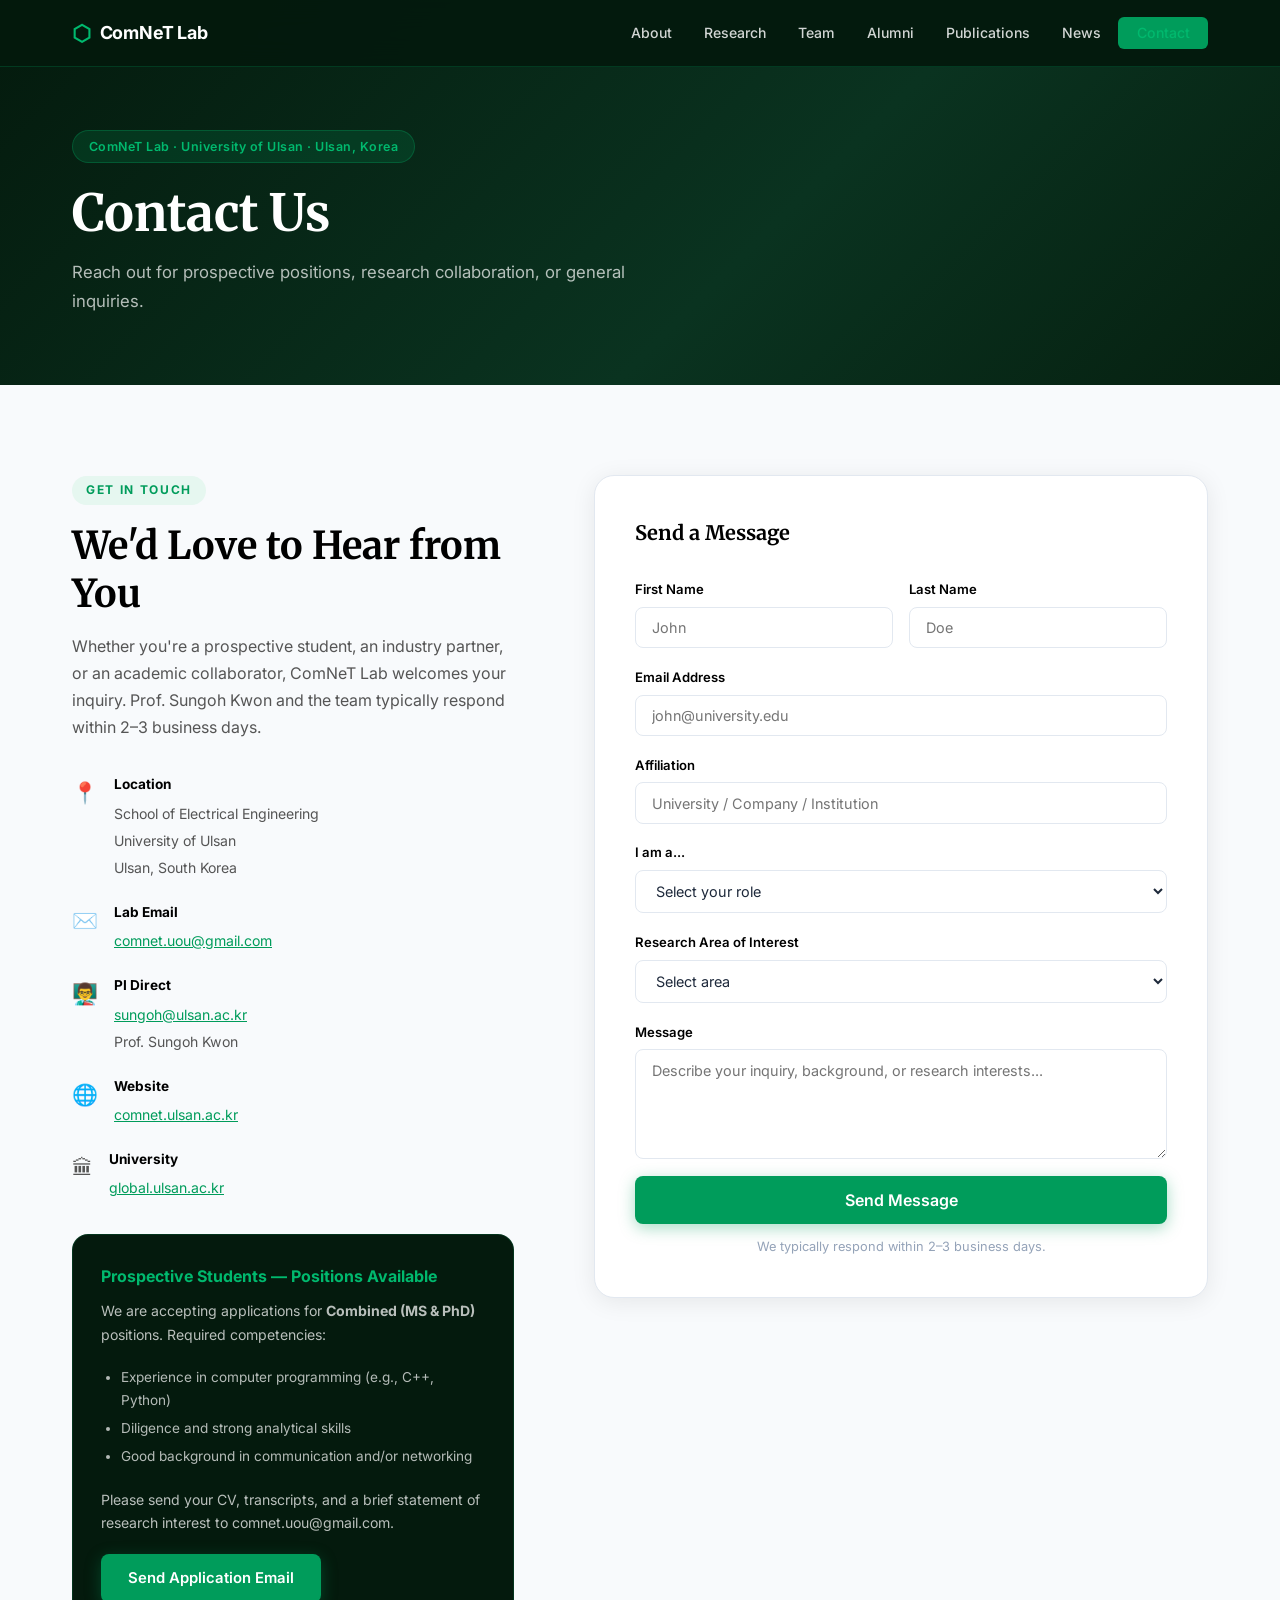
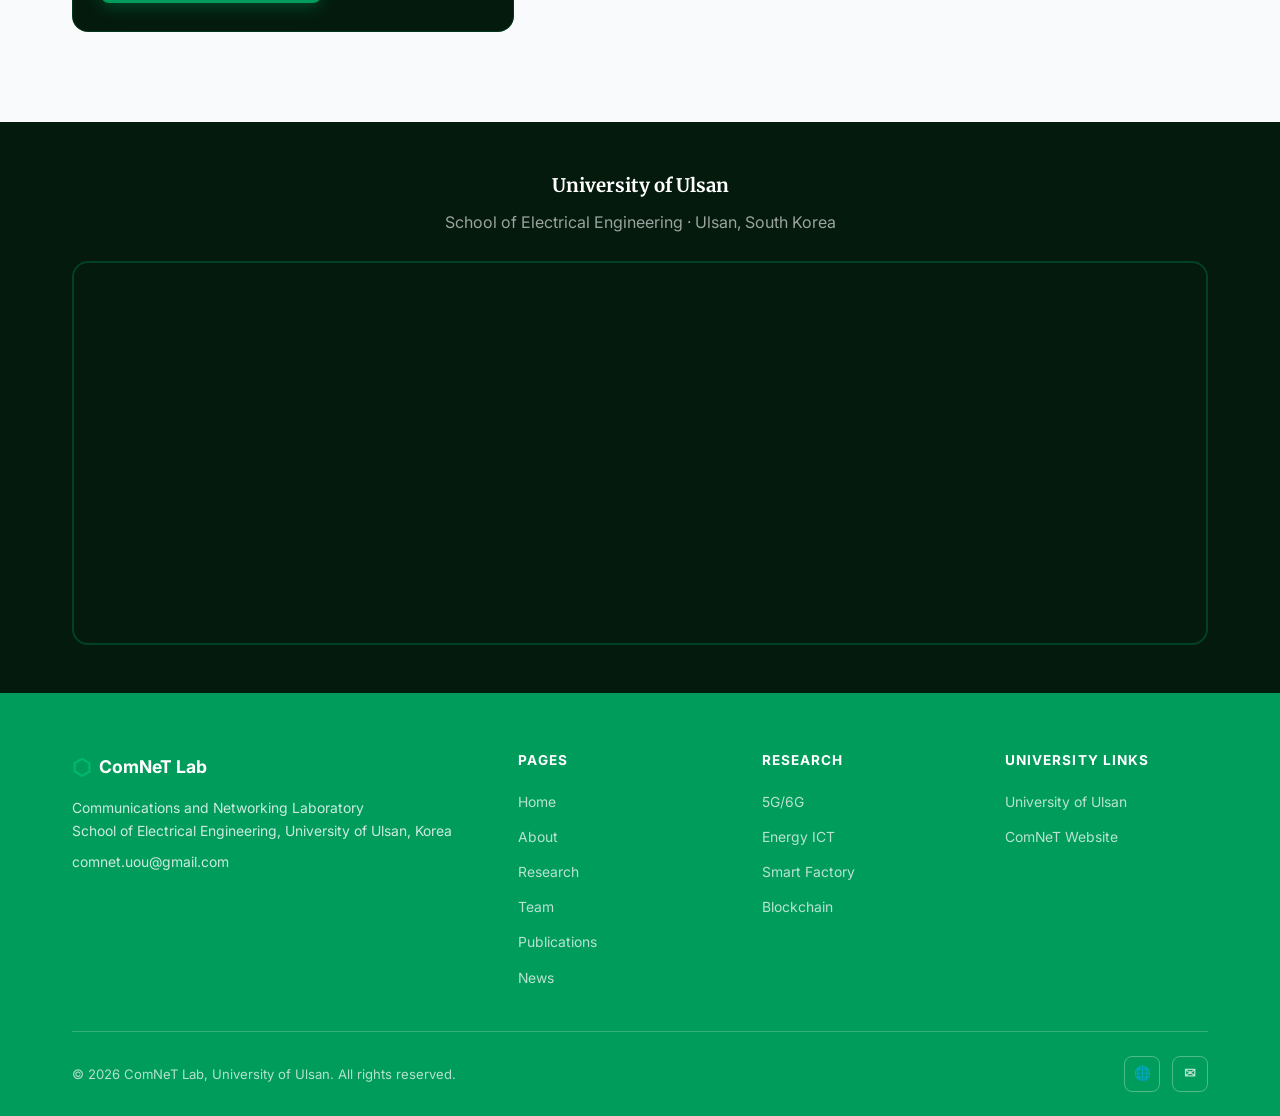
<file: contact.html>
<!DOCTYPE html>
<html lang="en">
<head>
  <meta charset="UTF-8" /><meta name="viewport" content="width=device-width, initial-scale=1.0" />
  <title>Contact — ComNeT Lab</title>
  <link rel="stylesheet" href="style.css" />
  <link href="https://fonts.googleapis.com/css2?family=Inter:wght@300;400;500;600;700&family=Merriweather:wght@300;400;700&display=swap" rel="stylesheet" />
</head>
<body>
  <nav class="navbar" id="navbar">
    <div class="nav-container">
      <a href="index.html" class="nav-logo"><span class="logo-icon">⬡</span><span>ComNeT Lab</span></a>
      <button class="nav-toggle" id="navToggle"><span></span><span></span><span></span></button>
      <ul class="nav-links" id="navLinks">
        <li><a href="about.html">About</a></li>
        <li><a href="research.html">Research</a></li>
        <li><a href="team.html">Team</a></li>
        <li><a href="alumni.html">Alumni</a></li>
        <li><a href="publications.html">Publications</a></li>
        <li><a href="news.html">News</a></li>
        <li><a href="contact.html" class="nav-cta active-page">Contact</a></li>
      </ul>
    </div>
  </nav>

  <div class="page-hero">
    <div class="container page-hero-content">
      <div class="page-hero-badge">ComNeT Lab · University of Ulsan · Ulsan, Korea</div>
      <h1>Contact Us</h1>
      <p>Reach out for prospective positions, research collaboration, or general inquiries.</p>
    </div>
  </div>

  <section class="section" style="background:var(--gray-50);">
    <div class="container">
      <div class="contact-grid">

        <div class="contact-info">
          <span class="section-tag">Get In Touch</span>
          <h2 class="section-title">We'd Love to Hear from You</h2>
          <p>
            Whether you're a prospective student, an industry partner, or an academic collaborator,
            ComNeT Lab welcomes your inquiry. Prof. Sungoh Kwon and the team typically respond
            within 2–3 business days.
          </p>

          <div class="contact-details">
            <div class="contact-item">
              <div class="ci-icon">📍</div>
              <div>
                <strong>Location</strong>
                <span>School of Electrical Engineering<br/>University of Ulsan<br/>Ulsan, South Korea</span>
              </div>
            </div>
            <div class="contact-item">
              <div class="ci-icon">✉️</div>
              <div>
                <strong>Lab Email</strong>
                <span><a href="mailto:comnet.uou@gmail.com" style="color:var(--green)">comnet.uou@gmail.com</a></span>
              </div>
            </div>
            <div class="contact-item">
              <div class="ci-icon">👨‍🏫</div>
              <div>
                <strong>PI Direct</strong>
                <span><a href="mailto:sungoh@ulsan.ac.kr" style="color:var(--green)">sungoh@ulsan.ac.kr</a><br/>Prof. Sungoh Kwon</span>
              </div>
            </div>
            <div class="contact-item">
              <div class="ci-icon">🌐</div>
              <div>
                <strong>Website</strong>
                <span><a href="https://comnet.ulsan.ac.kr/" target="_blank" style="color:var(--green)">comnet.ulsan.ac.kr</a></span>
              </div>
            </div>
            <div class="contact-item">
              <div class="ci-icon">🏛</div>
              <div>
                <strong>University</strong>
                <span><a href="http://global.ulsan.ac.kr" target="_blank" style="color:var(--green)">global.ulsan.ac.kr</a></span>
              </div>
            </div>
          </div>

          <div class="join-box">
            <h4>Prospective Students — Positions Available</h4>
            <p>We are accepting applications for <strong>Combined (MS &amp; PhD)</strong> positions. Required competencies:</p>
            <ul>
              <li>Experience in computer programming (e.g., C++, Python)</li>
              <li>Diligence and strong analytical skills</li>
              <li>Good background in communication and/or networking</li>
            </ul>
            <p style="margin-top:1rem;">Please send your CV, transcripts, and a brief statement of research interest to comnet.uou@gmail.com.</p>
            <a href="mailto:comnet.uou@gmail.com?subject=PhD Application — ComNeT Lab" class="btn btn-primary">Send Application Email</a>
          </div>
        </div>

        <form class="contact-form" id="contactForm">
          <h3>Send a Message</h3>
          <div class="form-row">
            <div class="form-group">
              <label>First Name</label>
              <input type="text" placeholder="John" required />
            </div>
            <div class="form-group">
              <label>Last Name</label>
              <input type="text" placeholder="Doe" required />
            </div>
          </div>
          <div class="form-group">
            <label>Email Address</label>
            <input type="email" placeholder="john@university.edu" required />
          </div>
          <div class="form-group">
            <label>Affiliation</label>
            <input type="text" placeholder="University / Company / Institution" />
          </div>
          <div class="form-group">
            <label>I am a...</label>
            <select>
              <option value="">Select your role</option>
              <option>Prospective Ph.D. / Combined MS-PhD Student</option>
              <option>Industry Partner / Collaborator</option>
              <option>Academic Collaborator</option>
              <option>Current University of Ulsan Student</option>
              <option>Journalist / Press</option>
              <option>Other</option>
            </select>
          </div>
          <div class="form-group">
            <label>Research Area of Interest</label>
            <select>
              <option value="">Select area</option>
              <option>Wireless Network Optimization (5G/6G)</option>
              <option>Energy ICT &amp; Renewable Energy Forecasting</option>
              <option>Smart Factory &amp; Industrial AI</option>
              <option>Blockchain in Wireless Communication</option>
              <option>Vehicular Networks / Sensor Networks</option>
              <option>Bio-Signal Processing</option>
              <option>General Inquiry</option>
            </select>
          </div>
          <div class="form-group">
            <label>Message</label>
            <textarea rows="5" placeholder="Describe your inquiry, background, or research interests..." required></textarea>
          </div>
          <button type="submit" class="btn btn-primary" style="width:100%;font-size:1rem;padding:0.85rem;">Send Message</button>
          <p class="form-note">We typically respond within 2–3 business days.</p>
        </form>

      </div>
    </div>
  </section>

  <!-- MAP EMBED PLACEHOLDER -->
  <section style="background:var(--dark-nav);padding:3rem 0;">
    <div class="container" style="text-align:center;">
      <h3 style="color:var(--white);font-family:'Merriweather',serif;margin-bottom:0.5rem;">University of Ulsan</h3>
      <p style="color:rgba(255,255,255,0.6);margin-bottom:1.5rem;">School of Electrical Engineering · Ulsan, South Korea</p>
      <div style="border-radius:16px;overflow:hidden;border:2px solid rgba(0,156,91,0.3);">
        <iframe
          src="https://www.google.com/maps/embed?pb=!1m18!1m12!1m3!1d3258.3!2d129.2564!3d35.5465!2m3!1f0!2f0!3f0!3m2!1i1024!2i768!4f13.1!3m3!1m2!1s0x356893cbde7a0e2f%3A0x0!2sUniversity+of+Ulsan!5e0!3m2!1sen!2skr!4v1"
          width="100%" height="380" style="border:0;display:block;" allowfullscreen="" loading="lazy">
        </iframe>
      </div>
    </div>
  </section>

  <footer class="footer">
    <div class="container">
      <div class="footer-grid">
        <div class="footer-brand"><div class="footer-logo"><span class="logo-icon">⬡</span><span>ComNeT Lab</span></div><p>Communications and Networking Laboratory<br/>School of Electrical Engineering, University of Ulsan, Korea</p><p style="margin-top:0.5rem;">comnet.uou@gmail.com</p></div>
        <div class="footer-links-col"><h5>Pages</h5><ul><li><a href="index.html">Home</a></li><li><a href="about.html">About</a></li><li><a href="research.html">Research</a></li><li><a href="team.html">Team</a></li><li><a href="publications.html">Publications</a></li><li><a href="news.html">News</a></li></ul></div>
        <div class="footer-links-col"><h5>Research</h5><ul><li><a href="research.html">5G/6G</a></li><li><a href="research.html">Energy ICT</a></li><li><a href="research.html">Smart Factory</a></li><li><a href="research.html">Blockchain</a></li></ul></div>
        <div class="footer-links-col"><h5>University Links</h5><ul><li><a href="http://global.ulsan.ac.kr" target="_blank">University of Ulsan</a></li><li><a href="https://comnet.ulsan.ac.kr/" target="_blank">ComNeT Website</a></li></ul></div>
      </div>
      <div class="footer-bottom"><p>&copy; 2026 ComNeT Lab, University of Ulsan. All rights reserved.</p><div class="footer-social"><a href="https://comnet.ulsan.ac.kr/">🌐</a><a href="mailto:comnet.uou@gmail.com">✉</a></div></div>
    </div>
  </footer>
  <script src="script.js"></script>
</body>
</html>
</file>
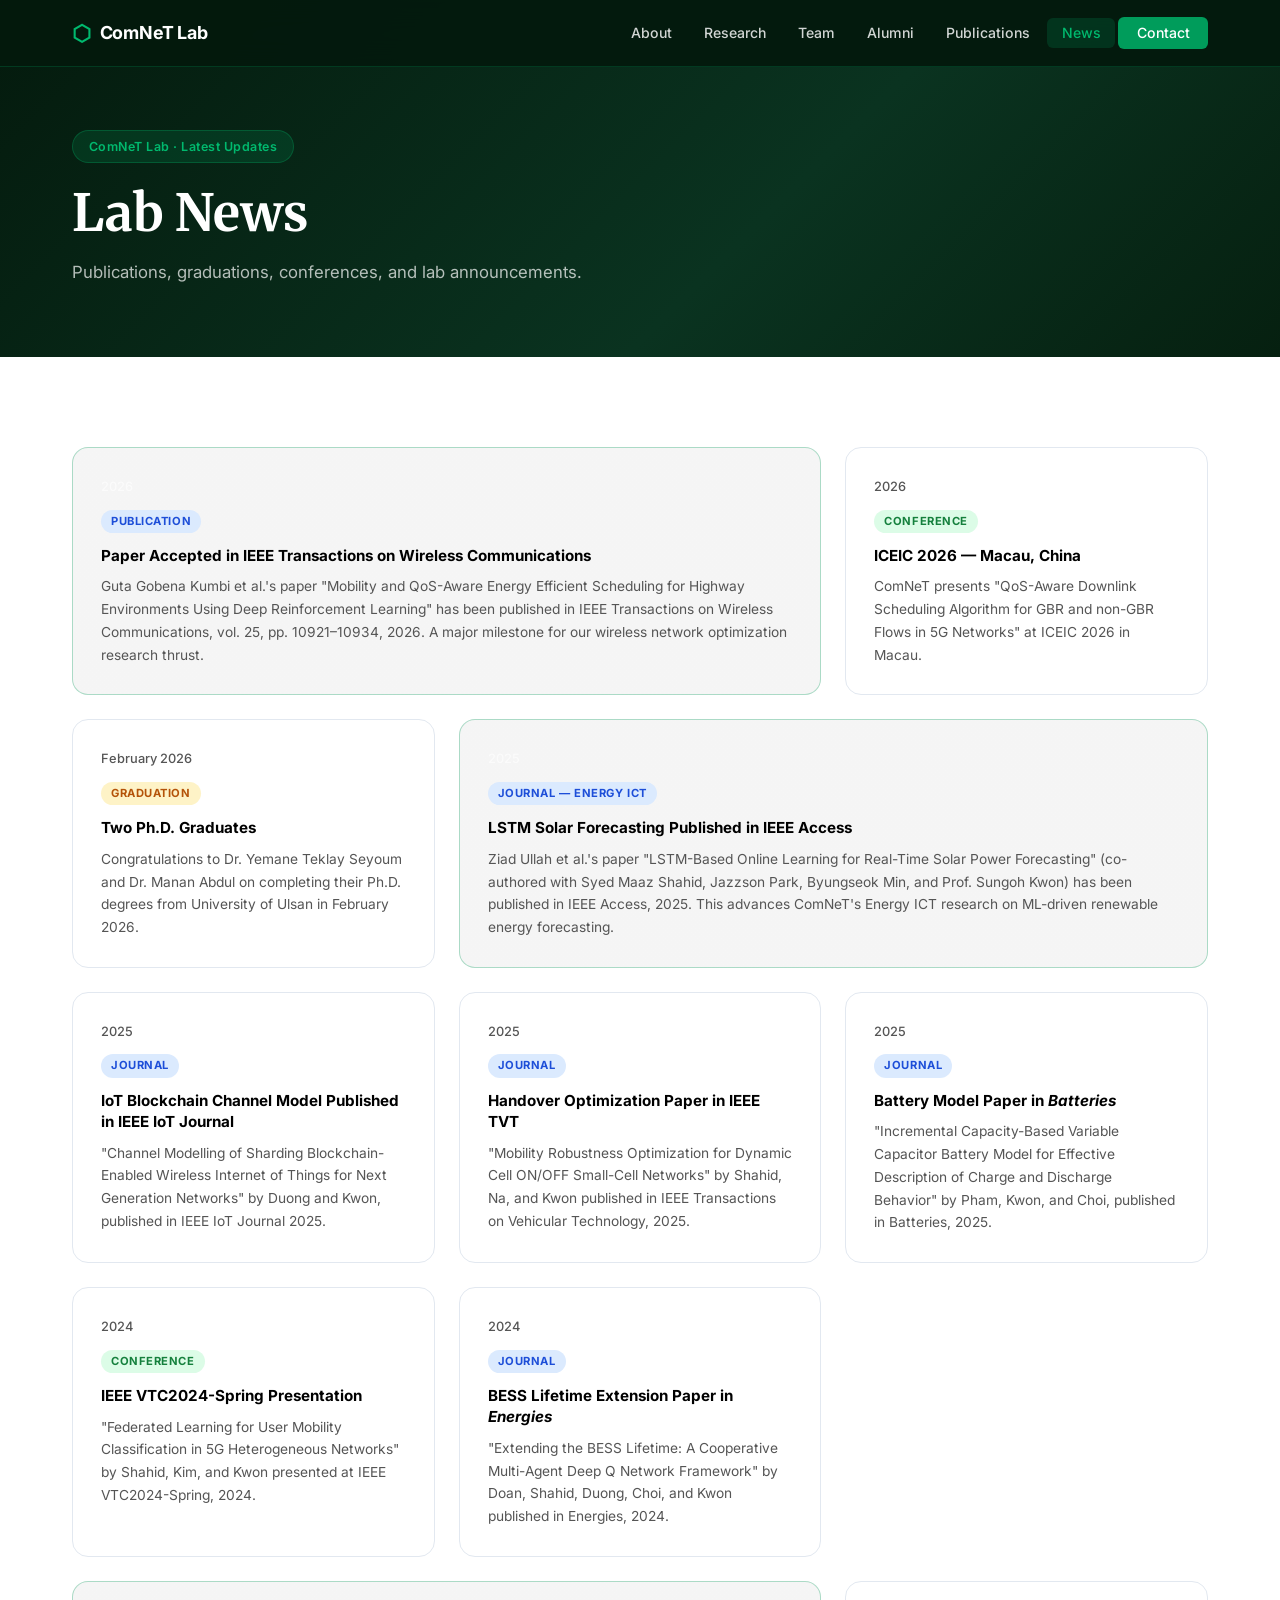
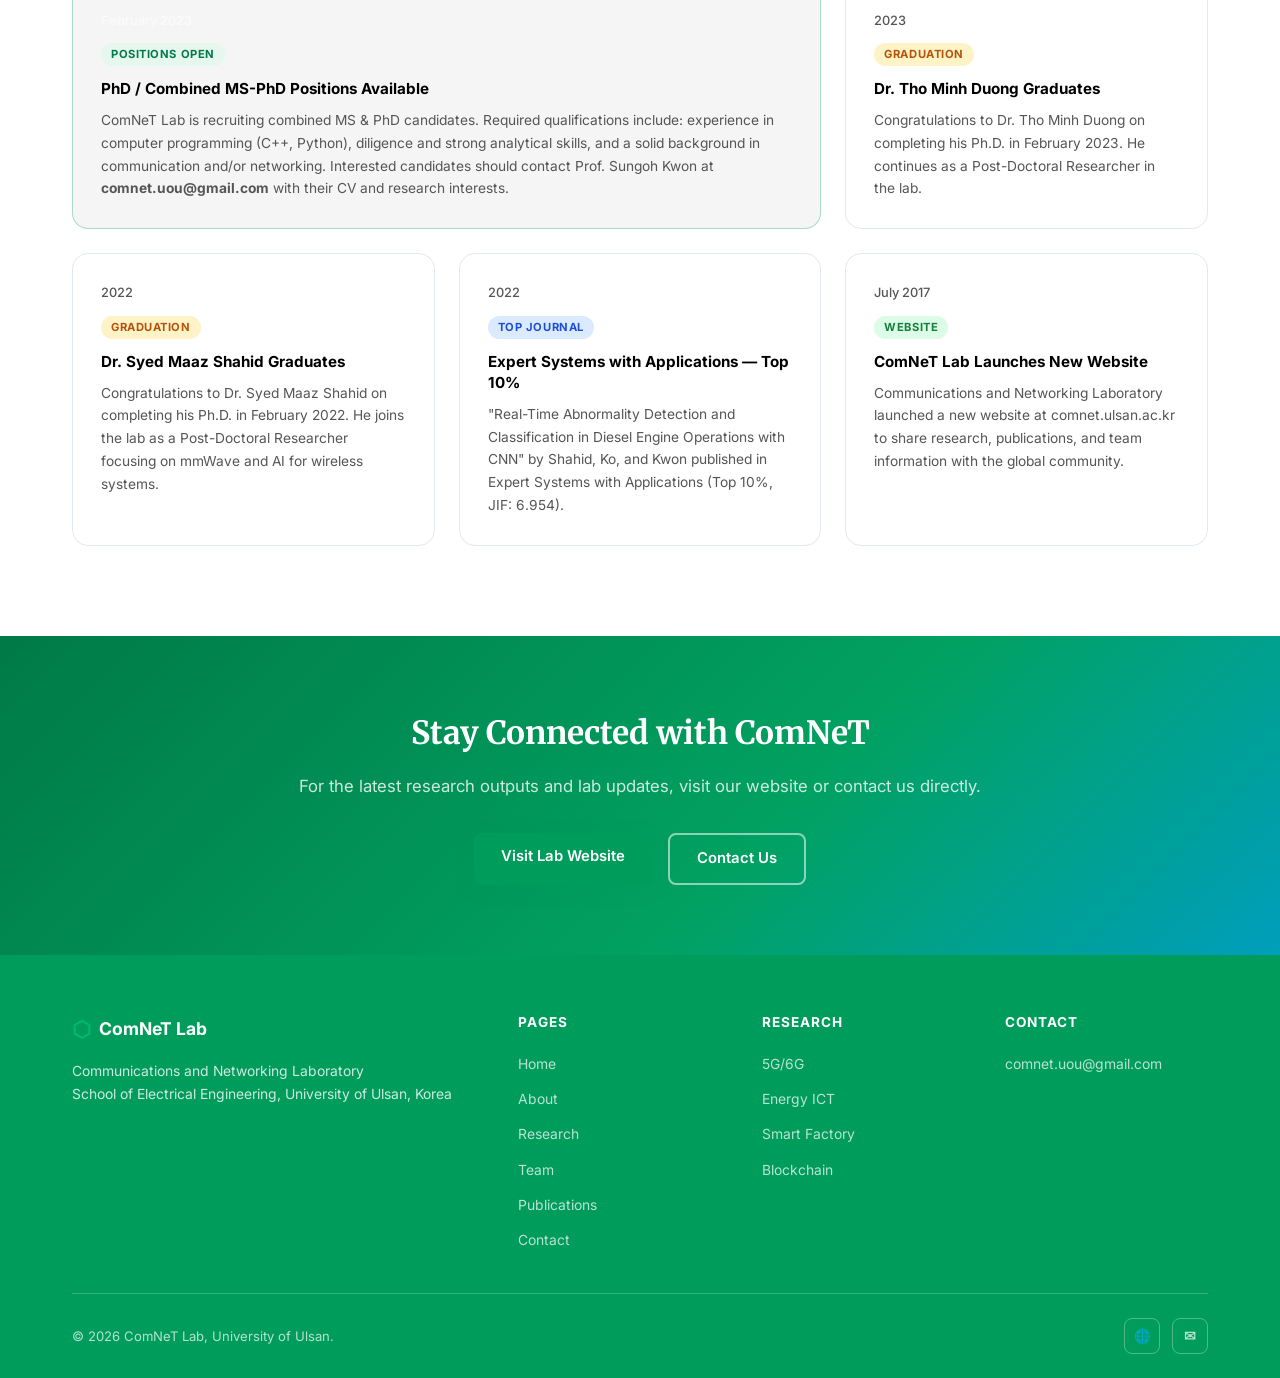
<file: news.html>
<!DOCTYPE html>
<html lang="en">
<head>
  <meta charset="UTF-8" /><meta name="viewport" content="width=device-width, initial-scale=1.0" />
  <title>News — ComNeT Lab</title>
  <link rel="stylesheet" href="style.css" />
  <link href="https://fonts.googleapis.com/css2?family=Inter:wght@300;400;500;600;700&family=Merriweather:wght@300;400;700&display=swap" rel="stylesheet" />
</head>
<body>
  <nav class="navbar" id="navbar">
    <div class="nav-container">
      <a href="index.html" class="nav-logo"><span class="logo-icon">⬡</span><span>ComNeT Lab</span></a>
      <button class="nav-toggle" id="navToggle"><span></span><span></span><span></span></button>
      <ul class="nav-links" id="navLinks">
        <li><a href="about.html">About</a></li>
        <li><a href="research.html">Research</a></li>
        <li><a href="team.html">Team</a></li>
        <li><a href="alumni.html">Alumni</a></li>
        <li><a href="publications.html">Publications</a></li>
        <li><a href="news.html" class="active-page">News</a></li>
        <li><a href="contact.html" class="nav-cta">Contact</a></li>
      </ul>
    </div>
  </nav>

  <div class="page-hero">
    <div class="container page-hero-content">
      <div class="page-hero-badge">ComNeT Lab · Latest Updates</div>
      <h1>Lab News</h1>
      <p>Publications, graduations, conferences, and lab announcements.</p>
    </div>
  </div>

  <section class="section" style="background:var(--white);">
    <div class="container">
      <div class="news-grid">

        <div class="news-card news-card--featured anim-target">
          <div class="news-date">2026</div>
          <span class="news-tag news-tag--pub">Publication</span>
          <h4>Paper Accepted in IEEE Transactions on Wireless Communications</h4>
          <p>
            Guta Gobena Kumbi et al.'s paper "Mobility and QoS-Aware Energy Efficient Scheduling
            for Highway Environments Using Deep Reinforcement Learning" has been published in
            IEEE Transactions on Wireless Communications, vol. 25, pp. 10921–10934, 2026. A major
            milestone for our wireless network optimization research thrust.
          </p>
        </div>

        <div class="news-card anim-target">
          <div class="news-date">2026</div>
          <span class="news-tag news-tag--conf">Conference</span>
          <h4>ICEIC 2026 — Macau, China</h4>
          <p>ComNeT presents "QoS-Aware Downlink Scheduling Algorithm for GBR and non-GBR Flows in 5G Networks" at ICEIC 2026 in Macau.</p>
        </div>

        <div class="news-card anim-target">
          <div class="news-date">February 2026</div>
          <span class="news-tag news-tag--award">Graduation</span>
          <h4>Two Ph.D. Graduates</h4>
          <p>Congratulations to Dr. Yemane Teklay Seyoum and Dr. Manan Abdul on completing their Ph.D. degrees from University of Ulsan in February 2026.</p>
        </div>

        <div class="news-card news-card--featured anim-target">
          <div class="news-date">2025</div>
          <span class="news-tag news-tag--pub">Journal — Energy ICT</span>
          <h4>LSTM Solar Forecasting Published in IEEE Access</h4>
          <p>
            Ziad Ullah et al.'s paper "LSTM-Based Online Learning for Real-Time Solar Power
            Forecasting" (co-authored with Syed Maaz Shahid, Jazzson Park, Byungseok Min, and
            Prof. Sungoh Kwon) has been published in IEEE Access, 2025. This advances ComNeT's
            Energy ICT research on ML-driven renewable energy forecasting.
          </p>
        </div>

        <div class="news-card anim-target">
          <div class="news-date">2025</div>
          <span class="news-tag news-tag--pub">Journal</span>
          <h4>IoT Blockchain Channel Model Published in IEEE IoT Journal</h4>
          <p>"Channel Modelling of Sharding Blockchain-Enabled Wireless Internet of Things for Next Generation Networks" by Duong and Kwon, published in IEEE IoT Journal 2025.</p>
        </div>

        <div class="news-card anim-target">
          <div class="news-date">2025</div>
          <span class="news-tag news-tag--pub">Journal</span>
          <h4>Handover Optimization Paper in IEEE TVT</h4>
          <p>"Mobility Robustness Optimization for Dynamic Cell ON/OFF Small-Cell Networks" by Shahid, Na, and Kwon published in IEEE Transactions on Vehicular Technology, 2025.</p>
        </div>

        <div class="news-card anim-target">
          <div class="news-date">2025</div>
          <span class="news-tag news-tag--pub">Journal</span>
          <h4>Battery Model Paper in <em>Batteries</em></h4>
          <p>"Incremental Capacity-Based Variable Capacitor Battery Model for Effective Description of Charge and Discharge Behavior" by Pham, Kwon, and Choi, published in Batteries, 2025.</p>
        </div>

        <div class="news-card anim-target">
          <div class="news-date">2024</div>
          <span class="news-tag news-tag--conf">Conference</span>
          <h4>IEEE VTC2024-Spring Presentation</h4>
          <p>"Federated Learning for User Mobility Classification in 5G Heterogeneous Networks" by Shahid, Kim, and Kwon presented at IEEE VTC2024-Spring, 2024.</p>
        </div>

        <div class="news-card anim-target">
          <div class="news-date">2024</div>
          <span class="news-tag news-tag--pub">Journal</span>
          <h4>BESS Lifetime Extension Paper in <em>Energies</em></h4>
          <p>"Extending the BESS Lifetime: A Cooperative Multi-Agent Deep Q Network Framework" by Doan, Shahid, Duong, Choi, and Kwon published in Energies, 2024.</p>
        </div>

        <div class="news-card news-card--featured anim-target">
          <div class="news-date">February 2023</div>
          <span class="news-tag news-tag--open">Positions Open</span>
          <h4>PhD / Combined MS-PhD Positions Available</h4>
          <p>
            ComNeT Lab is recruiting combined MS &amp; PhD candidates. Required qualifications include:
            experience in computer programming (C++, Python), diligence and strong analytical skills,
            and a solid background in communication and/or networking. Interested candidates should
            contact Prof. Sungoh Kwon at <strong>comnet.uou@gmail.com</strong> with their CV and research interests.
          </p>
        </div>

        <div class="news-card anim-target">
          <div class="news-date">2023</div>
          <span class="news-tag news-tag--award">Graduation</span>
          <h4>Dr. Tho Minh Duong Graduates</h4>
          <p>Congratulations to Dr. Tho Minh Duong on completing his Ph.D. in February 2023. He continues as a Post-Doctoral Researcher in the lab.</p>
        </div>

        <div class="news-card anim-target">
          <div class="news-date">2022</div>
          <span class="news-tag news-tag--award">Graduation</span>
          <h4>Dr. Syed Maaz Shahid Graduates</h4>
          <p>Congratulations to Dr. Syed Maaz Shahid on completing his Ph.D. in February 2022. He joins the lab as a Post-Doctoral Researcher focusing on mmWave and AI for wireless systems.</p>
        </div>

        <div class="news-card anim-target">
          <div class="news-date">2022</div>
          <span class="news-tag news-tag--pub">Top Journal</span>
          <h4>Expert Systems with Applications — Top 10%</h4>
          <p>"Real-Time Abnormality Detection and Classification in Diesel Engine Operations with CNN" by Shahid, Ko, and Kwon published in Expert Systems with Applications (Top 10%, JIF: 6.954).</p>
        </div>

        <div class="news-card anim-target">
          <div class="news-date">July 2017</div>
          <span class="news-tag news-tag--conf">Website</span>
          <h4>ComNeT Lab Launches New Website</h4>
          <p>Communications and Networking Laboratory launched a new website at comnet.ulsan.ac.kr to share research, publications, and team information with the global community.</p>
        </div>

      </div>
    </div>
  </section>

  <section class="cta-banner">
    <div class="container">
      <h2>Stay Connected with ComNeT</h2>
      <p>For the latest research outputs and lab updates, visit our website or contact us directly.</p>
      <div class="cta-actions">
        <a href="https://comnet.ulsan.ac.kr/" class="btn btn-primary" target="_blank">Visit Lab Website</a>
        <a href="contact.html" class="btn btn-outline">Contact Us</a>
      </div>
    </div>
  </section>

  <footer class="footer">
    <div class="container">
      <div class="footer-grid">
        <div class="footer-brand"><div class="footer-logo"><span class="logo-icon">⬡</span><span>ComNeT Lab</span></div><p>Communications and Networking Laboratory<br/>School of Electrical Engineering, University of Ulsan, Korea</p></div>
        <div class="footer-links-col"><h5>Pages</h5><ul><li><a href="index.html">Home</a></li><li><a href="about.html">About</a></li><li><a href="research.html">Research</a></li><li><a href="team.html">Team</a></li><li><a href="publications.html">Publications</a></li><li><a href="contact.html">Contact</a></li></ul></div>
        <div class="footer-links-col"><h5>Research</h5><ul><li><a href="research.html">5G/6G</a></li><li><a href="research.html">Energy ICT</a></li><li><a href="research.html">Smart Factory</a></li><li><a href="research.html">Blockchain</a></li></ul></div>
        <div class="footer-links-col"><h5>Contact</h5><ul><li><a href="mailto:comnet.uou@gmail.com">comnet.uou@gmail.com</a></li></ul></div>
      </div>
      <div class="footer-bottom"><p>&copy; 2026 ComNeT Lab, University of Ulsan.</p><div class="footer-social"><a href="https://comnet.ulsan.ac.kr/">🌐</a><a href="mailto:comnet.uou@gmail.com">✉</a></div></div>
    </div>
  </footer>
  <script src="script.js"></script>
</body>
</html>
</file>
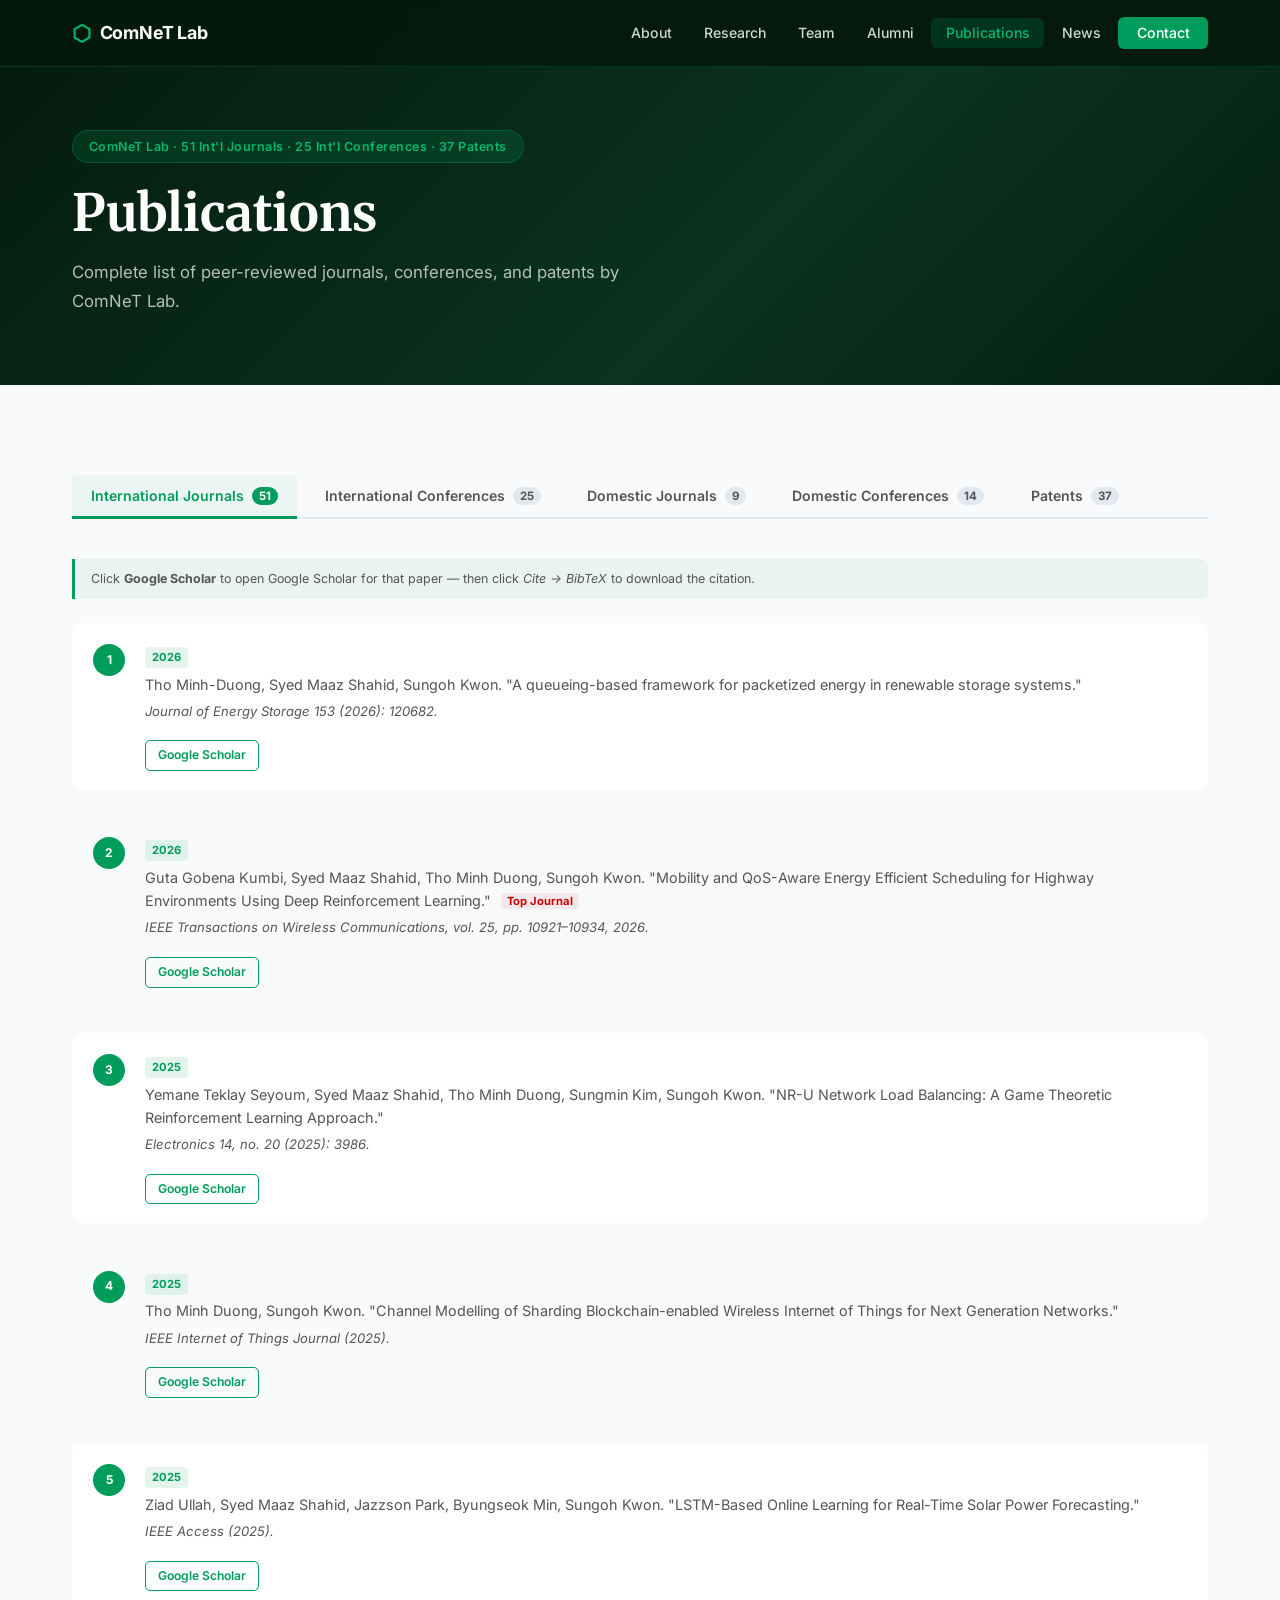
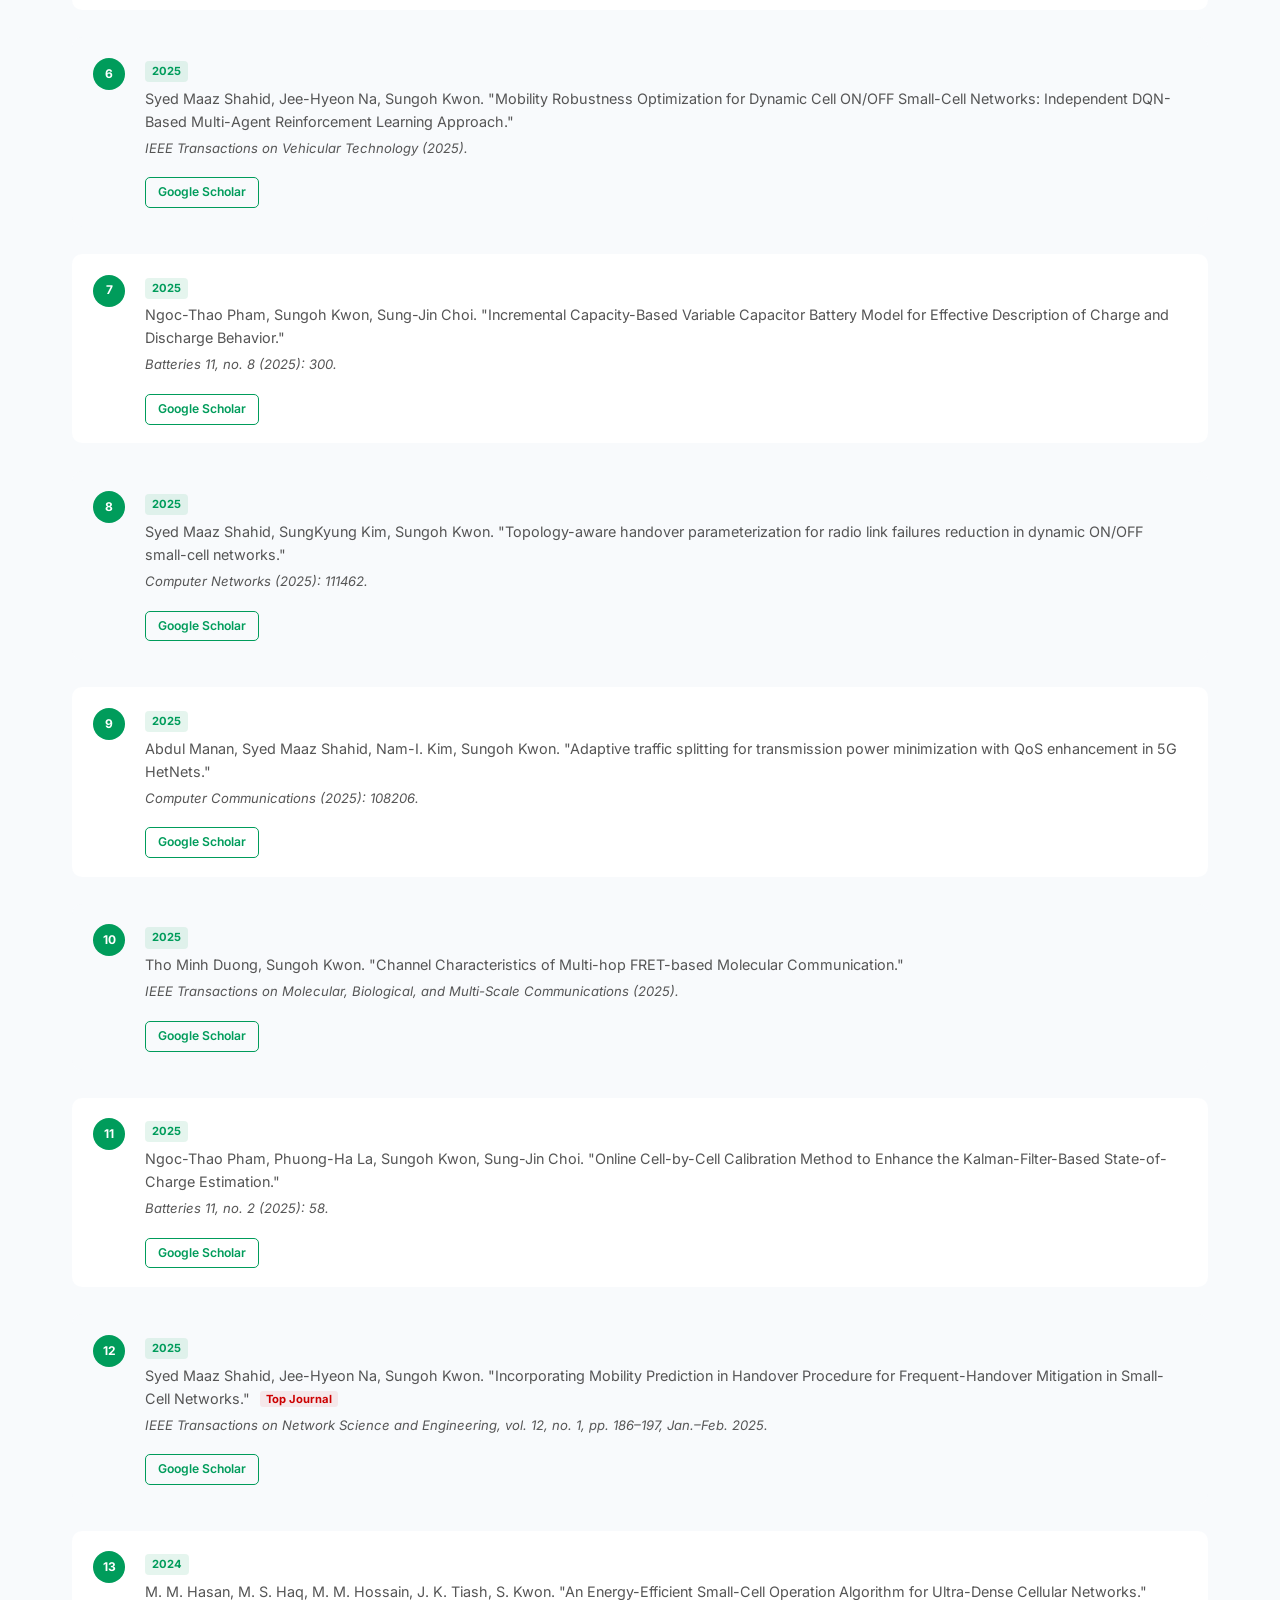
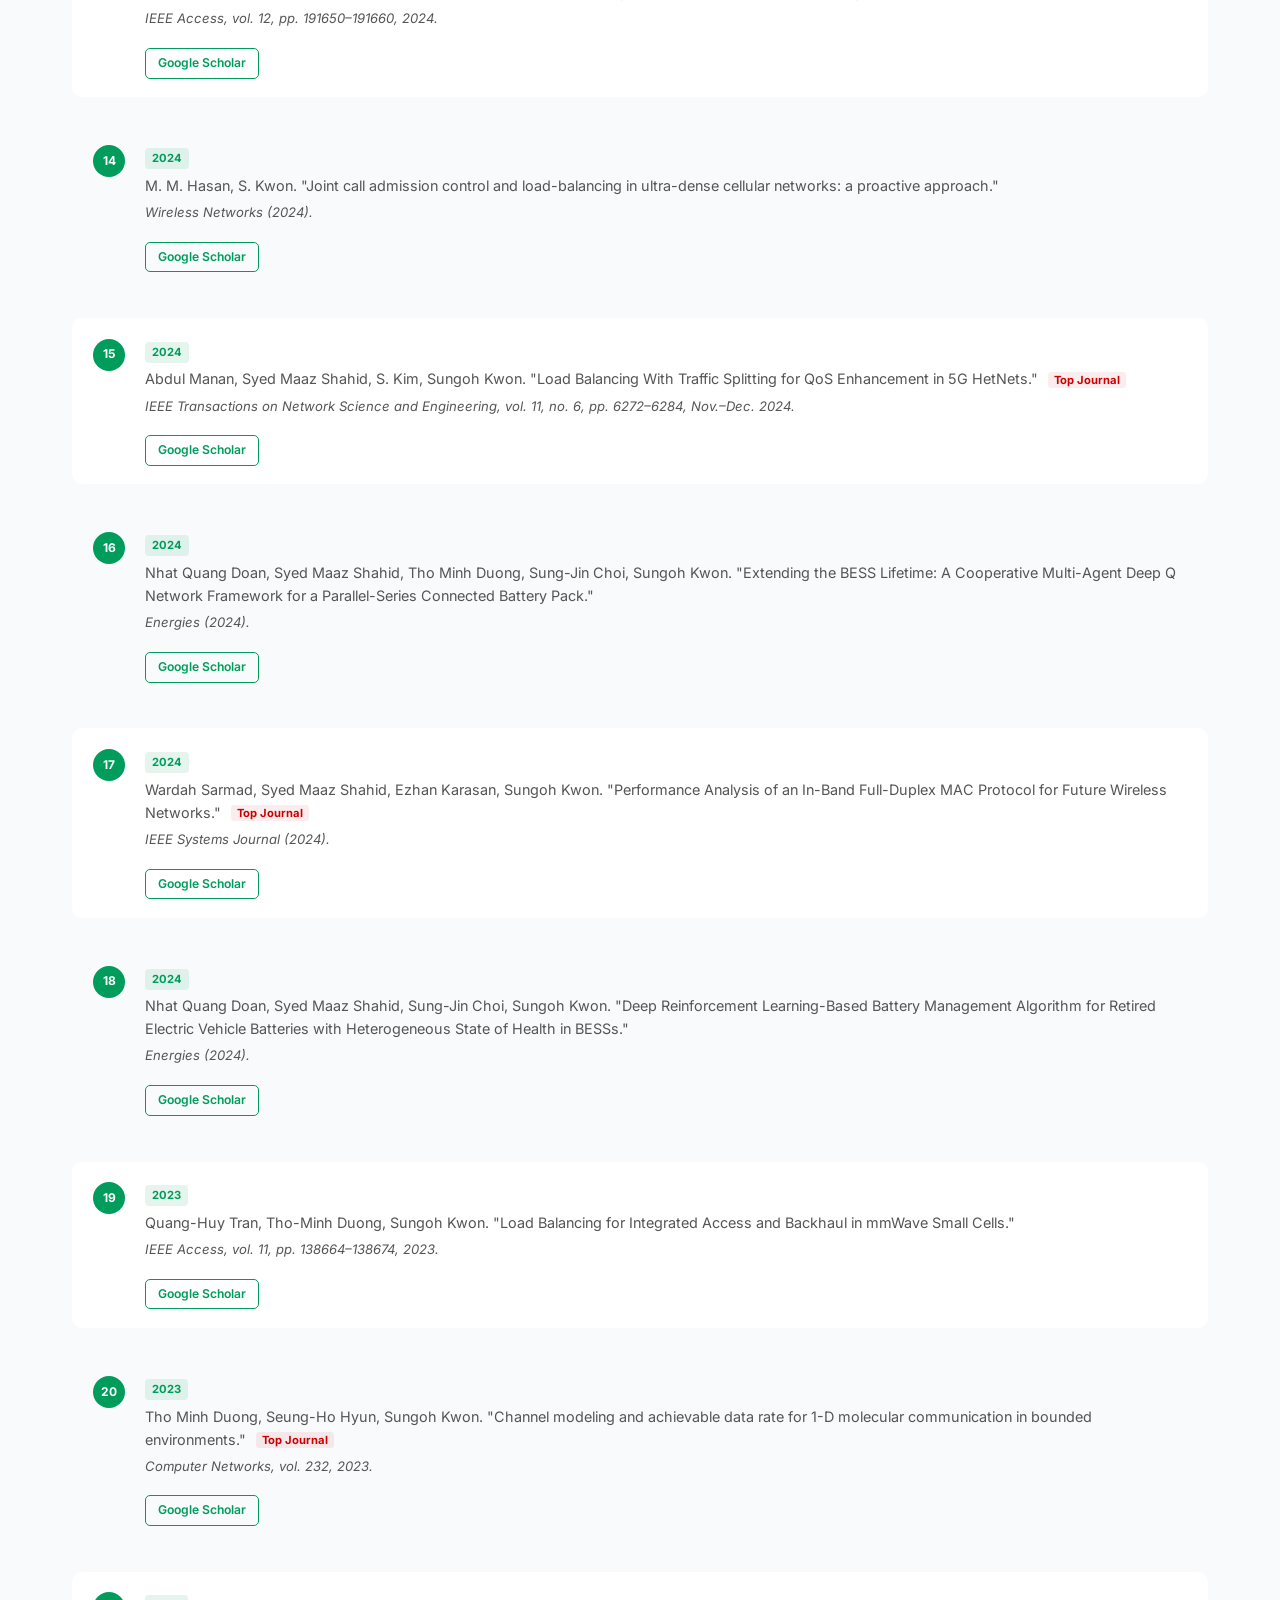
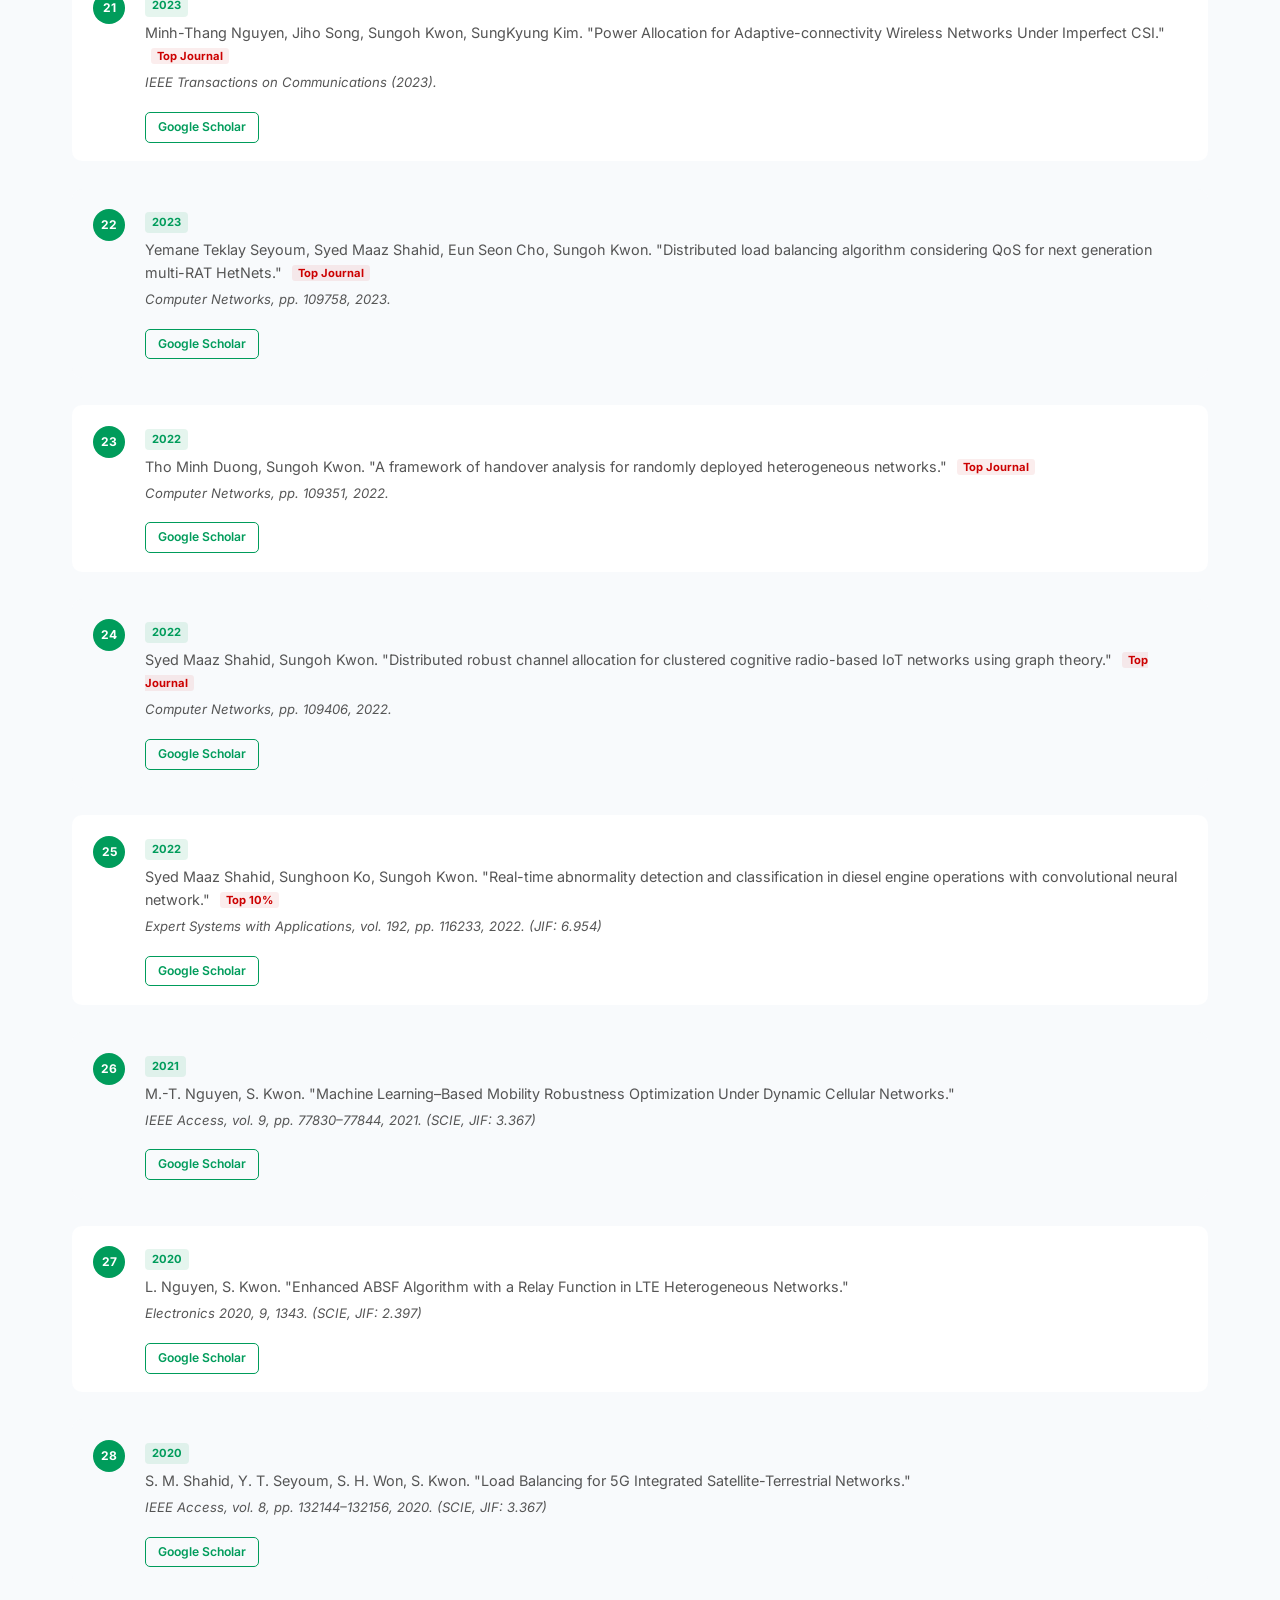
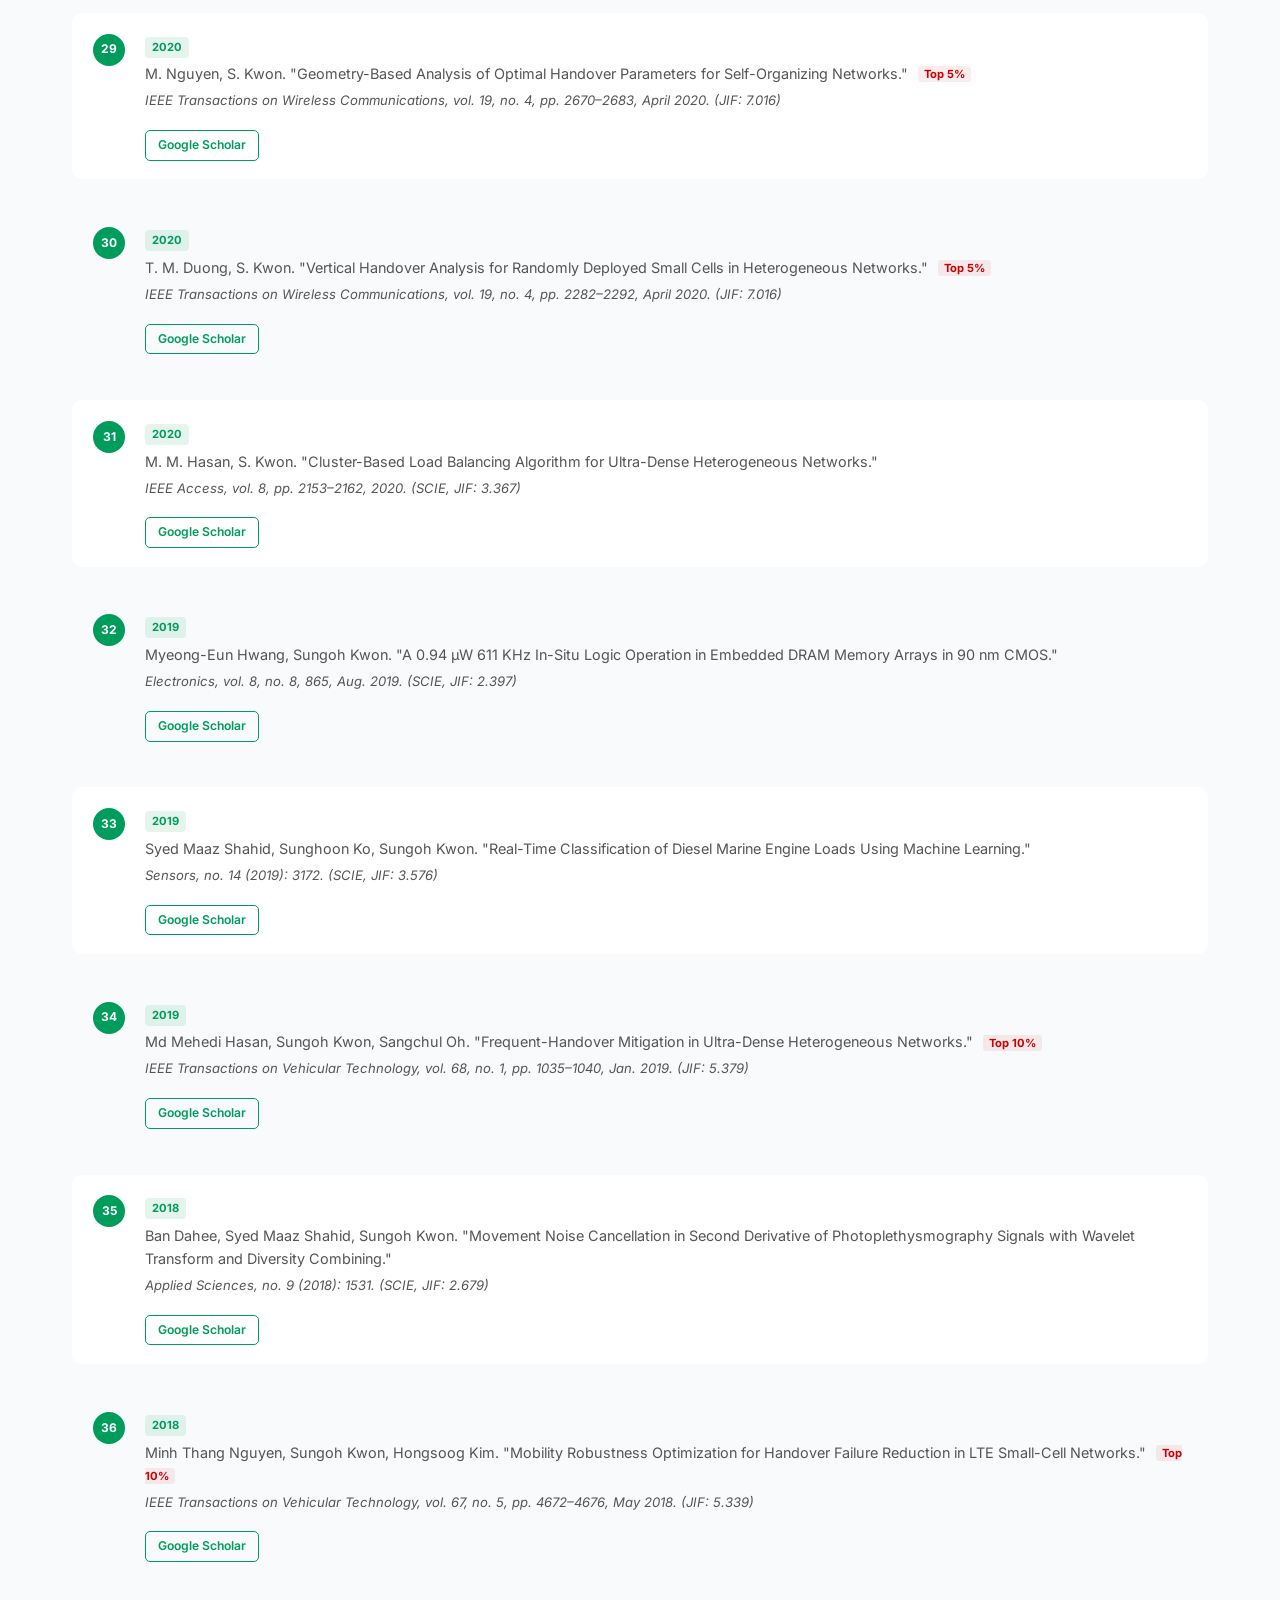
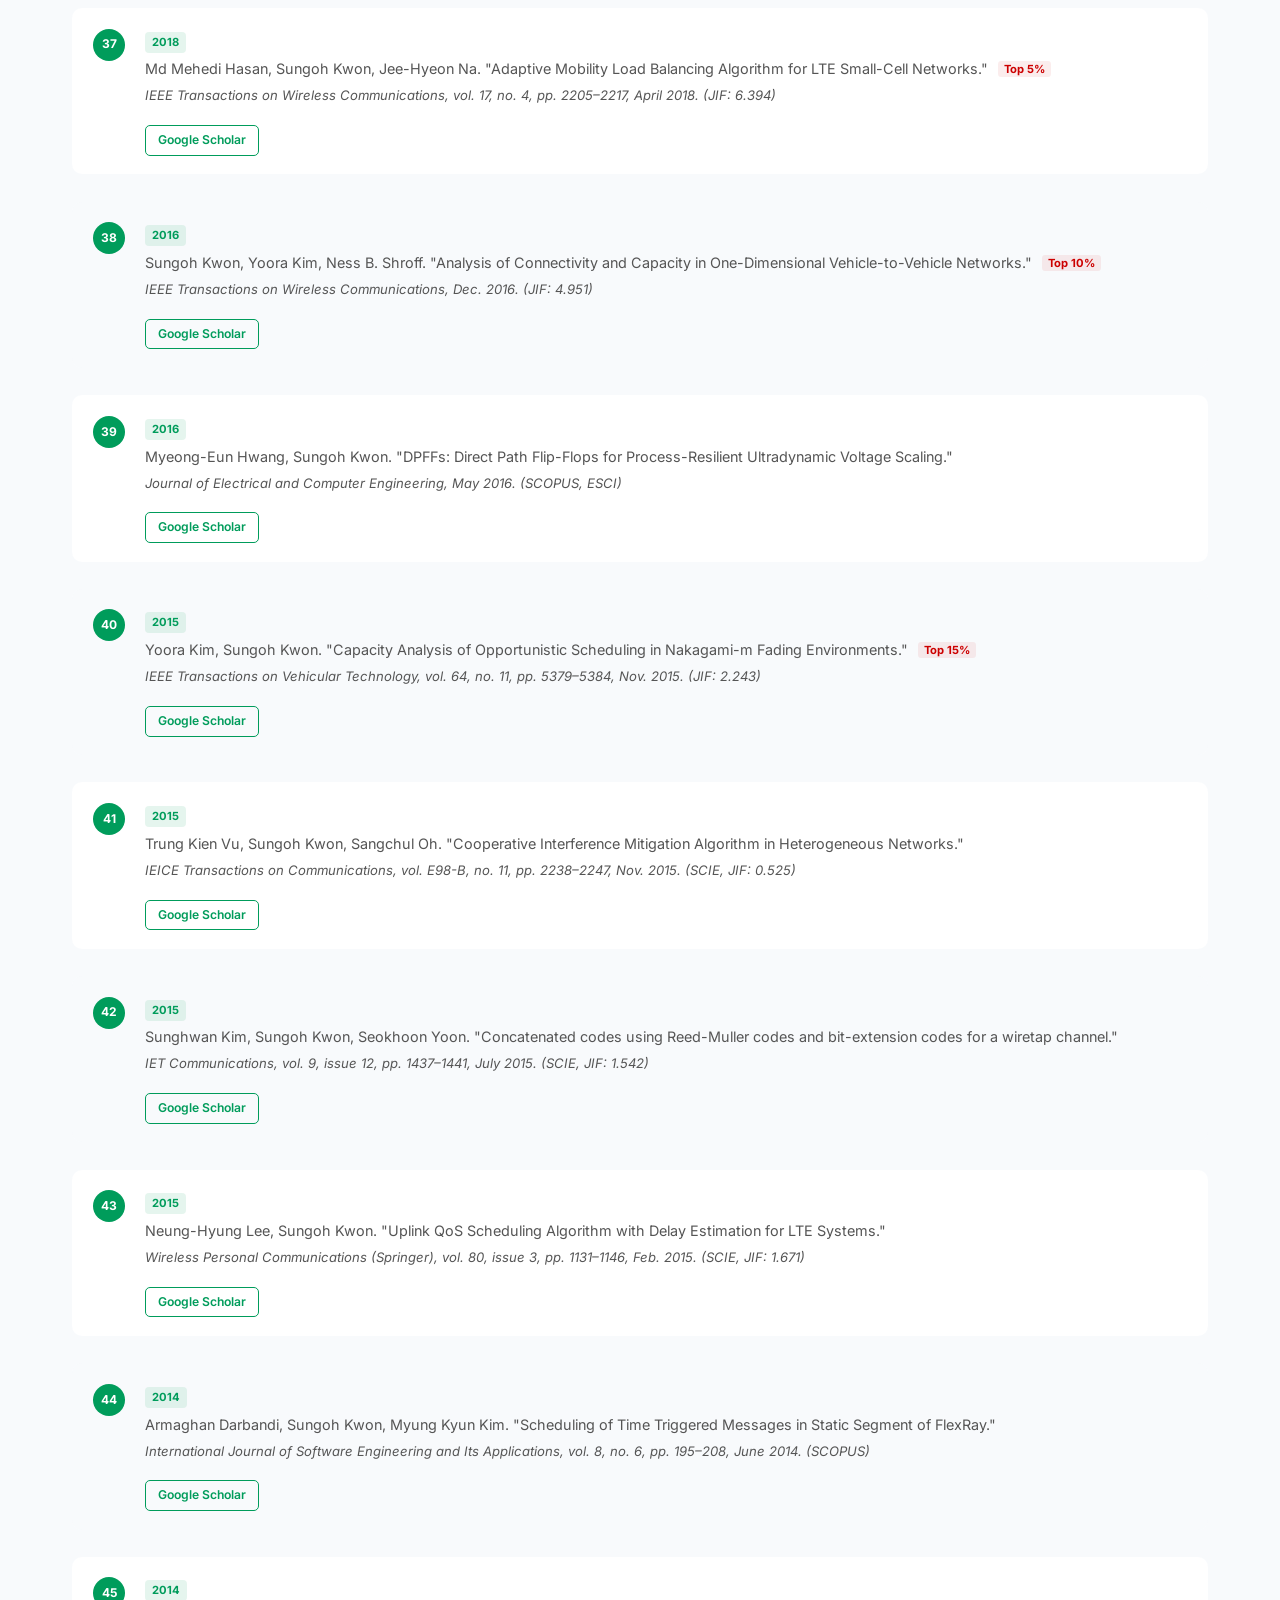
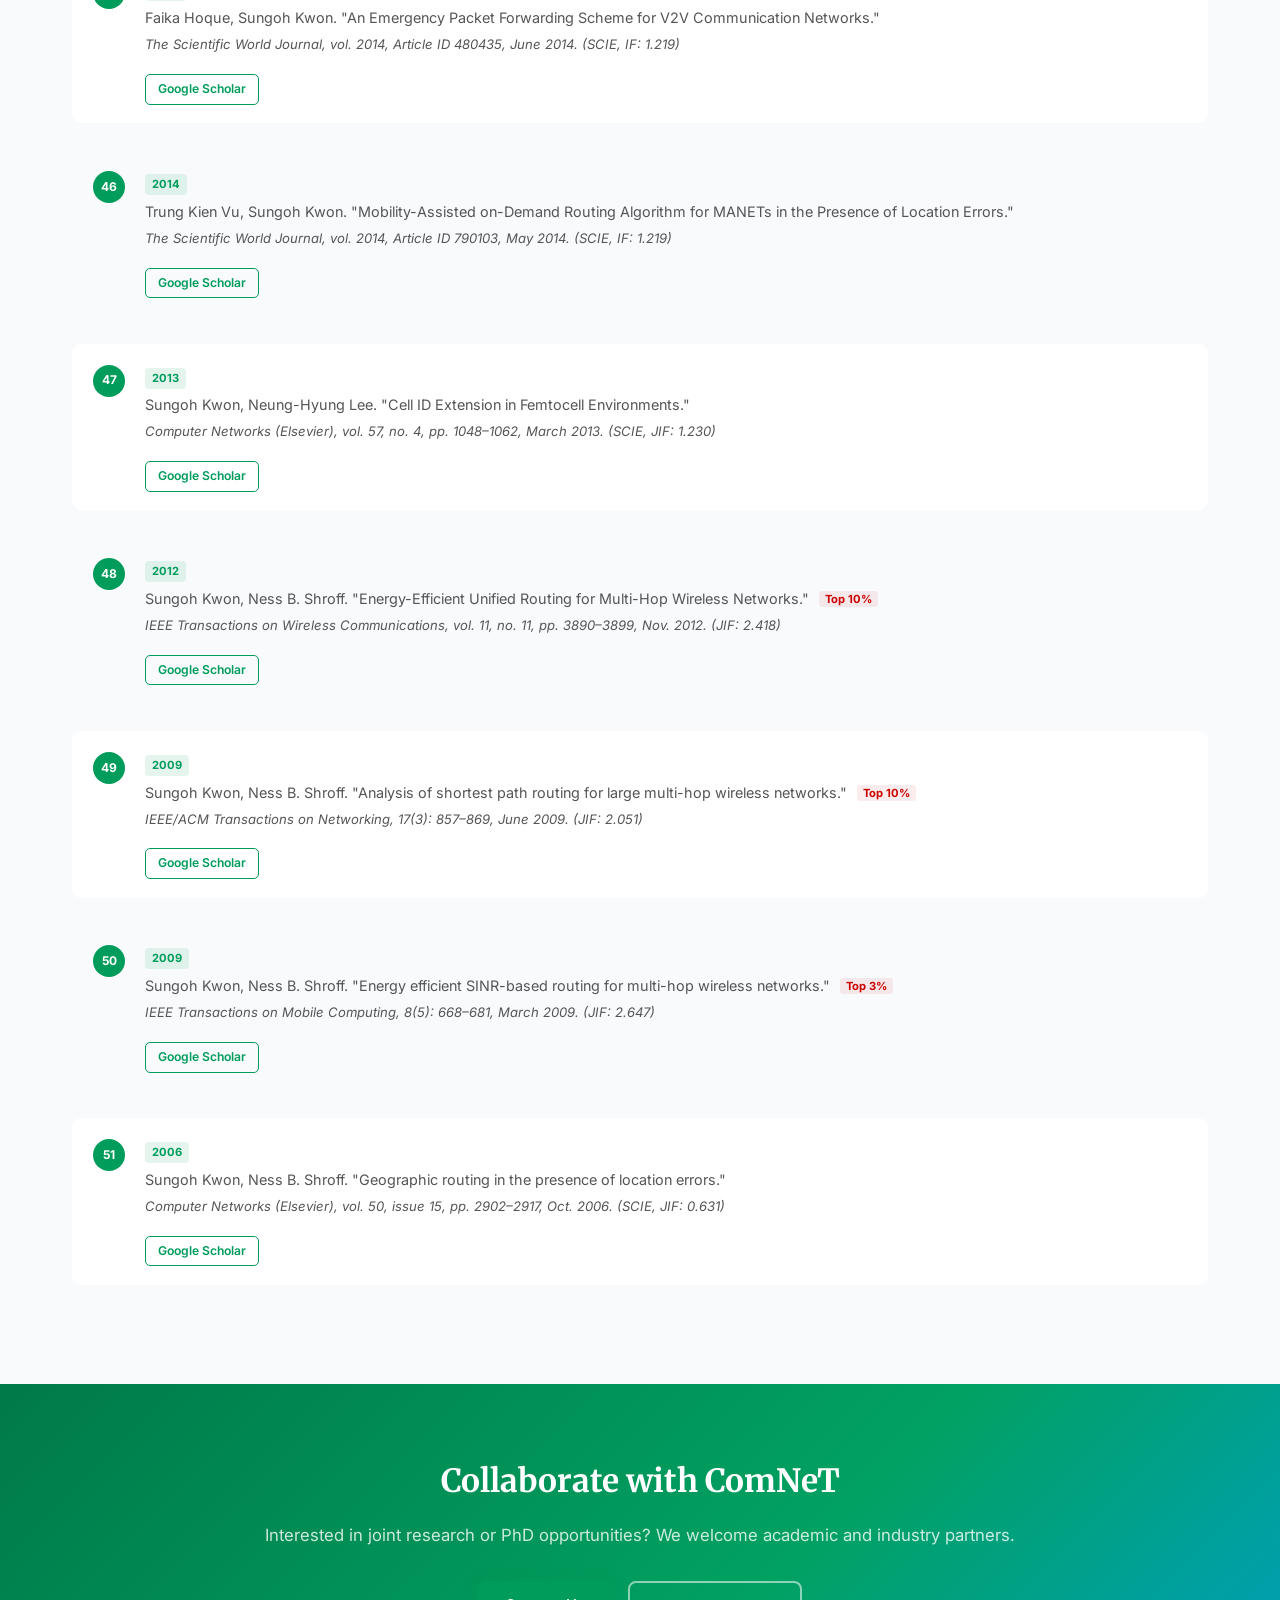
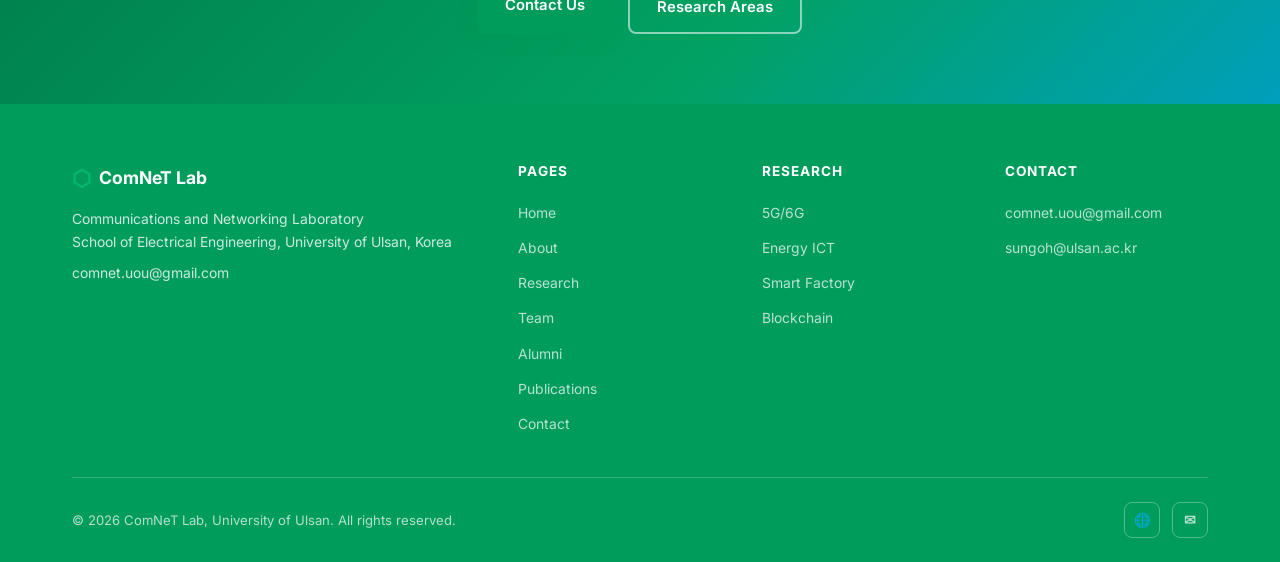
<file: publications.html>
<!DOCTYPE html>
<html lang="en">
<head>
  <meta charset="UTF-8" /><meta name="viewport" content="width=device-width, initial-scale=1.0" />
  <title>Publications — ComNeT Lab</title>
  <link rel="stylesheet" href="style.css" />
  <link href="https://fonts.googleapis.com/css2?family=Inter:wght@300;400;500;600;700&family=Merriweather:wght@300;400;700&display=swap" rel="stylesheet" />
  <style>
    .pub-tab-bar {
      display: flex; flex-wrap: wrap; gap: 0.5rem;
      margin-bottom: 2.5rem; border-bottom: 2px solid var(--gray-200); padding-bottom: 0;
    }
    .pub-tab {
      background: none; border: none; cursor: pointer;
      font-family: 'Inter', sans-serif; font-size: 0.88rem; font-weight: 600;
      color: var(--text-muted); padding: 0.7rem 1.2rem;
      border-bottom: 3px solid transparent; margin-bottom: -2px;
      transition: all 0.2s; border-radius: 4px 4px 0 0;
      display: flex; align-items: center; gap: 0.5rem;
    }
    .pub-tab:hover { color: var(--green); }
    .pub-tab.active { color: var(--green); border-bottom-color: var(--green); background: rgba(0,156,91,0.05); }
    .tab-count {
      background: var(--green); color: #fff;
      font-size: 0.72rem; font-weight: 700;
      padding: 2px 7px; border-radius: 20px;
    }
    .pub-tab:not(.active) .tab-count { background: var(--gray-200); color: var(--text-muted); }

    .pub-section { display: none; }
    .pub-section.active { display: block; }

    .pub-list { list-style: none; padding: 0; margin: 0; counter-reset: pub-counter; }
    .pub-item {
      counter-increment: pub-counter;
      display: flex; align-items: flex-start; gap: 1.25rem;
      padding: 1.1rem 1.25rem; border-radius: 10px;
      border: 1px solid transparent;
      margin-bottom: 0.6rem;
      transition: all 0.2s;
      background: var(--white);
    }
    .pub-item:nth-child(even) { background: var(--gray-50); }
    .pub-item:hover { border-color: rgba(0,156,91,0.2); box-shadow: 0 2px 12px rgba(0,156,91,0.08); }
    .pub-num {
      min-width: 32px; height: 32px; border-radius: 50%;
      background: var(--green); color: #fff;
      font-size: 0.75rem; font-weight: 700;
      display: flex; align-items: center; justify-content: center;
      flex-shrink: 0; margin-top: 2px;
    }
    .pub-body { flex: 1; }
    .pub-year-badge {
      display: inline-block; font-size: 0.7rem; font-weight: 700;
      color: var(--green); background: rgba(0,156,91,0.1);
      border-radius: 4px; padding: 1px 7px; margin-bottom: 0.3rem;
    }
    .pub-citation { font-size: 0.9rem; color: var(--text-dark); line-height: 1.6; margin: 0; }
    .pub-citation strong { color: var(--text-dark); }
    .pub-venue { font-size: 0.82rem; color: var(--text-muted); margin-top: 0.25rem; font-style: italic; }
    .pub-top { font-size: 0.7rem; font-weight: 700; color: #c00;
      background: rgba(200,0,0,0.07); border-radius: 3px; padding: 1px 6px;
      margin-left: 6px; vertical-align: middle;
    }
    .btn-bibtex {
      display: inline-flex; align-items: center; gap: 4px;
      margin-top: 0.5rem; padding: 4px 12px;
      font-size: 0.76rem; font-weight: 600;
      color: var(--green); border: 1.5px solid var(--green);
      border-radius: 5px; text-decoration: none;
      transition: all 0.18s;
    }
    .btn-bibtex:hover { background: var(--green); color: #fff; }
    .bibtex-note {
      font-size: 0.78rem; color: var(--text-muted);
      margin-bottom: 1.5rem; padding: 0.6rem 1rem;
      background: rgba(0,156,91,0.06); border-left: 3px solid var(--green);
      border-radius: 0 6px 6px 0;
    }

    .patent-item {
      padding: 0.9rem 1.25rem; border-radius: 10px;
      border: 1px solid var(--gray-200); margin-bottom: 0.5rem;
      font-size: 0.88rem; color: var(--text-dark); line-height: 1.6;
      background: var(--white);
    }
    .patent-item:nth-child(even) { background: var(--gray-50); }
    .patent-num { font-weight: 700; color: var(--green); margin-right: 0.5rem; }
    .patent-id { font-size: 0.78rem; color: var(--text-muted); font-weight: 600; }
    .pat-section-title {
      font-family: 'Merriweather', serif; font-size: 1.05rem; font-weight: 700;
      color: var(--green); border-left: 4px solid var(--green);
      padding-left: 0.75rem; margin: 2rem 0 1rem;
    }
  </style>
</head>
<body>
  <nav class="navbar" id="navbar">
    <div class="nav-container">
      <a href="index.html" class="nav-logo"><span class="logo-icon">⬡</span><span>ComNeT Lab</span></a>
      <button class="nav-toggle" id="navToggle"><span></span><span></span><span></span></button>
      <ul class="nav-links" id="navLinks">
        <li><a href="about.html">About</a></li>
        <li><a href="research.html">Research</a></li>
        <li><a href="team.html">Team</a></li>
        <li><a href="alumni.html">Alumni</a></li>
        <li><a href="publications.html" class="active-page">Publications</a></li>
        <li><a href="news.html">News</a></li>
        <li><a href="contact.html" class="nav-cta">Contact</a></li>
      </ul>
    </div>
  </nav>

  <div class="page-hero">
    <div class="container page-hero-content">
      <div class="page-hero-badge">ComNeT Lab · 51 Int'l Journals · 25 Int'l Conferences · 37 Patents</div>
      <h1>Publications</h1>
      <p>Complete list of peer-reviewed journals, conferences, and patents by ComNeT Lab.</p>
    </div>
  </div>

  <section class="section" style="background:var(--gray-50);">
    <div class="container">

      <!-- TAB BAR -->
      <div class="pub-tab-bar">
        <button class="pub-tab active" data-section="int-journal">International Journals <span class="tab-count">51</span></button>
        <button class="pub-tab" data-section="int-conf">International Conferences <span class="tab-count">25</span></button>
        <button class="pub-tab" data-section="dom-journal">Domestic Journals <span class="tab-count">9</span></button>
        <button class="pub-tab" data-section="dom-conf">Domestic Conferences <span class="tab-count">14</span></button>
        <button class="pub-tab" data-section="patents">Patents <span class="tab-count">37</span></button>
      </div>

      <p class="bibtex-note">Click <strong>Google Scholar</strong> to open Google Scholar for that paper — then click <em>Cite → BibTeX</em> to download the citation.</p>

      <!-- ══════════════════════════════════════════════
           INTERNATIONAL JOURNALS
      ══════════════════════════════════════════════ -->
      <div class="pub-section active" id="int-journal">
        <ol class="pub-list">

          <li class="pub-item"><div class="pub-num">1</div><div class="pub-body">
            <span class="pub-year-badge">2026</span>
            <p class="pub-citation">Tho Minh-Duong, Syed Maaz Shahid, Sungoh Kwon. "A queueing-based framework for packetized energy in renewable storage systems."</p>
            <p class="pub-venue">Journal of Energy Storage 153 (2026): 120682.</p>
            <a class="btn-bibtex" href="https://scholar.google.com/scholar?q=A+queueing-based+framework+for+packetized+energy+in+renewable+storage+systems" target="_blank">Google Scholar</a>
          </div></li>

          <li class="pub-item"><div class="pub-num">2</div><div class="pub-body">
            <span class="pub-year-badge">2026</span>
            <p class="pub-citation">Guta Gobena Kumbi, Syed Maaz Shahid, Tho Minh Duong, Sungoh Kwon. "Mobility and QoS-Aware Energy Efficient Scheduling for Highway Environments Using Deep Reinforcement Learning." <span class="pub-top">Top Journal</span></p>
            <p class="pub-venue">IEEE Transactions on Wireless Communications, vol. 25, pp. 10921–10934, 2026.</p>
            <a class="btn-bibtex" href="https://scholar.google.com/scholar?q=Mobility+and+QoS-Aware+Energy+Efficient+Scheduling+Highway+Environments+Deep+Reinforcement+Learning" target="_blank">Google Scholar</a>
          </div></li>

          <li class="pub-item"><div class="pub-num">3</div><div class="pub-body">
            <span class="pub-year-badge">2025</span>
            <p class="pub-citation">Yemane Teklay Seyoum, Syed Maaz Shahid, Tho Minh Duong, Sungmin Kim, Sungoh Kwon. "NR-U Network Load Balancing: A Game Theoretic Reinforcement Learning Approach."</p>
            <p class="pub-venue">Electronics 14, no. 20 (2025): 3986.</p>
            <a class="btn-bibtex" href="https://scholar.google.com/scholar?q=NR-U+Network+Load+Balancing+Game+Theoretic+Reinforcement+Learning+Approach" target="_blank">Google Scholar</a>
          </div></li>

          <li class="pub-item"><div class="pub-num">4</div><div class="pub-body">
            <span class="pub-year-badge">2025</span>
            <p class="pub-citation">Tho Minh Duong, Sungoh Kwon. "Channel Modelling of Sharding Blockchain-enabled Wireless Internet of Things for Next Generation Networks."</p>
            <p class="pub-venue">IEEE Internet of Things Journal (2025).</p>
            <a class="btn-bibtex" href="https://scholar.google.com/scholar?q=Channel+Modelling+Sharding+Blockchain-enabled+Wireless+Internet+of+Things+Next+Generation+Networks" target="_blank">Google Scholar</a>
          </div></li>

          <li class="pub-item"><div class="pub-num">5</div><div class="pub-body">
            <span class="pub-year-badge">2025</span>
            <p class="pub-citation">Ziad Ullah, Syed Maaz Shahid, Jazzson Park, Byungseok Min, Sungoh Kwon. "LSTM-Based Online Learning for Real-Time Solar Power Forecasting."</p>
            <p class="pub-venue">IEEE Access (2025).</p>
            <a class="btn-bibtex" href="https://scholar.google.com/scholar?q=LSTM-Based+Online+Learning+Real-Time+Solar+Power+Forecasting" target="_blank">Google Scholar</a>
          </div></li>

          <li class="pub-item"><div class="pub-num">6</div><div class="pub-body">
            <span class="pub-year-badge">2025</span>
            <p class="pub-citation">Syed Maaz Shahid, Jee-Hyeon Na, Sungoh Kwon. "Mobility Robustness Optimization for Dynamic Cell ON/OFF Small-Cell Networks: Independent DQN-Based Multi-Agent Reinforcement Learning Approach."</p>
            <p class="pub-venue">IEEE Transactions on Vehicular Technology (2025).</p>
            <a class="btn-bibtex" href="https://scholar.google.com/scholar?q=Mobility+Robustness+Optimization+Dynamic+Cell+ON+OFF+Small-Cell+Networks+DQN+Multi-Agent" target="_blank">Google Scholar</a>
          </div></li>

          <li class="pub-item"><div class="pub-num">7</div><div class="pub-body">
            <span class="pub-year-badge">2025</span>
            <p class="pub-citation">Ngoc-Thao Pham, Sungoh Kwon, Sung-Jin Choi. "Incremental Capacity-Based Variable Capacitor Battery Model for Effective Description of Charge and Discharge Behavior."</p>
            <p class="pub-venue">Batteries 11, no. 8 (2025): 300.</p>
            <a class="btn-bibtex" href="https://scholar.google.com/scholar?q=Incremental+Capacity-Based+Variable+Capacitor+Battery+Model+Charge+Discharge+Behavior" target="_blank">Google Scholar</a>
          </div></li>

          <li class="pub-item"><div class="pub-num">8</div><div class="pub-body">
            <span class="pub-year-badge">2025</span>
            <p class="pub-citation">Syed Maaz Shahid, SungKyung Kim, Sungoh Kwon. "Topology-aware handover parameterization for radio link failures reduction in dynamic ON/OFF small-cell networks."</p>
            <p class="pub-venue">Computer Networks (2025): 111462.</p>
            <a class="btn-bibtex" href="https://scholar.google.com/scholar?q=Topology-aware+handover+parameterization+radio+link+failures+dynamic+small-cell+networks" target="_blank">Google Scholar</a>
          </div></li>

          <li class="pub-item"><div class="pub-num">9</div><div class="pub-body">
            <span class="pub-year-badge">2025</span>
            <p class="pub-citation">Abdul Manan, Syed Maaz Shahid, Nam-I. Kim, Sungoh Kwon. "Adaptive traffic splitting for transmission power minimization with QoS enhancement in 5G HetNets."</p>
            <p class="pub-venue">Computer Communications (2025): 108206.</p>
            <a class="btn-bibtex" href="https://scholar.google.com/scholar?q=Adaptive+traffic+splitting+transmission+power+minimization+QoS+5G+HetNets" target="_blank">Google Scholar</a>
          </div></li>

          <li class="pub-item"><div class="pub-num">10</div><div class="pub-body">
            <span class="pub-year-badge">2025</span>
            <p class="pub-citation">Tho Minh Duong, Sungoh Kwon. "Channel Characteristics of Multi-hop FRET-based Molecular Communication."</p>
            <p class="pub-venue">IEEE Transactions on Molecular, Biological, and Multi-Scale Communications (2025).</p>
            <a class="btn-bibtex" href="https://scholar.google.com/scholar?q=Channel+Characteristics+Multi-hop+FRET-based+Molecular+Communication" target="_blank">Google Scholar</a>
          </div></li>

          <li class="pub-item"><div class="pub-num">11</div><div class="pub-body">
            <span class="pub-year-badge">2025</span>
            <p class="pub-citation">Ngoc-Thao Pham, Phuong-Ha La, Sungoh Kwon, Sung-Jin Choi. "Online Cell-by-Cell Calibration Method to Enhance the Kalman-Filter-Based State-of-Charge Estimation."</p>
            <p class="pub-venue">Batteries 11, no. 2 (2025): 58.</p>
            <a class="btn-bibtex" href="https://scholar.google.com/scholar?q=Online+Cell-by-Cell+Calibration+Method+Kalman-Filter+State-of-Charge+Estimation" target="_blank">Google Scholar</a>
          </div></li>

          <li class="pub-item"><div class="pub-num">12</div><div class="pub-body">
            <span class="pub-year-badge">2025</span>
            <p class="pub-citation">Syed Maaz Shahid, Jee-Hyeon Na, Sungoh Kwon. "Incorporating Mobility Prediction in Handover Procedure for Frequent-Handover Mitigation in Small-Cell Networks." <span class="pub-top">Top Journal</span></p>
            <p class="pub-venue">IEEE Transactions on Network Science and Engineering, vol. 12, no. 1, pp. 186–197, Jan.–Feb. 2025.</p>
            <a class="btn-bibtex" href="https://scholar.google.com/scholar?q=Incorporating+Mobility+Prediction+Handover+Procedure+Frequent-Handover+Mitigation+Small-Cell" target="_blank">Google Scholar</a>
          </div></li>

          <li class="pub-item"><div class="pub-num">13</div><div class="pub-body">
            <span class="pub-year-badge">2024</span>
            <p class="pub-citation">M. M. Hasan, M. S. Haq, M. M. Hossain, J. K. Tiash, S. Kwon. "An Energy-Efficient Small-Cell Operation Algorithm for Ultra-Dense Cellular Networks."</p>
            <p class="pub-venue">IEEE Access, vol. 12, pp. 191650–191660, 2024.</p>
            <a class="btn-bibtex" href="https://scholar.google.com/scholar?q=Energy-Efficient+Small-Cell+Operation+Algorithm+Ultra-Dense+Cellular+Networks" target="_blank">Google Scholar</a>
          </div></li>

          <li class="pub-item"><div class="pub-num">14</div><div class="pub-body">
            <span class="pub-year-badge">2024</span>
            <p class="pub-citation">M. M. Hasan, S. Kwon. "Joint call admission control and load-balancing in ultra-dense cellular networks: a proactive approach."</p>
            <p class="pub-venue">Wireless Networks (2024).</p>
            <a class="btn-bibtex" href="https://scholar.google.com/scholar?q=Joint+call+admission+control+load-balancing+ultra-dense+cellular+networks+proactive" target="_blank">Google Scholar</a>
          </div></li>

          <li class="pub-item"><div class="pub-num">15</div><div class="pub-body">
            <span class="pub-year-badge">2024</span>
            <p class="pub-citation">Abdul Manan, Syed Maaz Shahid, S. Kim, Sungoh Kwon. "Load Balancing With Traffic Splitting for QoS Enhancement in 5G HetNets." <span class="pub-top">Top Journal</span></p>
            <p class="pub-venue">IEEE Transactions on Network Science and Engineering, vol. 11, no. 6, pp. 6272–6284, Nov.–Dec. 2024.</p>
            <a class="btn-bibtex" href="https://scholar.google.com/scholar?q=Load+Balancing+Traffic+Splitting+QoS+Enhancement+5G+HetNets" target="_blank">Google Scholar</a>
          </div></li>

          <li class="pub-item"><div class="pub-num">16</div><div class="pub-body">
            <span class="pub-year-badge">2024</span>
            <p class="pub-citation">Nhat Quang Doan, Syed Maaz Shahid, Tho Minh Duong, Sung-Jin Choi, Sungoh Kwon. "Extending the BESS Lifetime: A Cooperative Multi-Agent Deep Q Network Framework for a Parallel-Series Connected Battery Pack."</p>
            <p class="pub-venue">Energies (2024).</p>
            <a class="btn-bibtex" href="https://scholar.google.com/scholar?q=Extending+BESS+Lifetime+Cooperative+Multi-Agent+Deep+Q+Network+Parallel-Series+Battery+Pack" target="_blank">Google Scholar</a>
          </div></li>

          <li class="pub-item"><div class="pub-num">17</div><div class="pub-body">
            <span class="pub-year-badge">2024</span>
            <p class="pub-citation">Wardah Sarmad, Syed Maaz Shahid, Ezhan Karasan, Sungoh Kwon. "Performance Analysis of an In-Band Full-Duplex MAC Protocol for Future Wireless Networks." <span class="pub-top">Top Journal</span></p>
            <p class="pub-venue">IEEE Systems Journal (2024).</p>
            <a class="btn-bibtex" href="https://scholar.google.com/scholar?q=Performance+Analysis+In-Band+Full-Duplex+MAC+Protocol+Future+Wireless+Networks" target="_blank">Google Scholar</a>
          </div></li>

          <li class="pub-item"><div class="pub-num">18</div><div class="pub-body">
            <span class="pub-year-badge">2024</span>
            <p class="pub-citation">Nhat Quang Doan, Syed Maaz Shahid, Sung-Jin Choi, Sungoh Kwon. "Deep Reinforcement Learning-Based Battery Management Algorithm for Retired Electric Vehicle Batteries with Heterogeneous State of Health in BESSs."</p>
            <p class="pub-venue">Energies (2024).</p>
            <a class="btn-bibtex" href="https://scholar.google.com/scholar?q=Deep+Reinforcement+Learning+Battery+Management+Retired+Electric+Vehicle+Batteries+Heterogeneous+State+Health" target="_blank">Google Scholar</a>
          </div></li>

          <li class="pub-item"><div class="pub-num">19</div><div class="pub-body">
            <span class="pub-year-badge">2023</span>
            <p class="pub-citation">Quang-Huy Tran, Tho-Minh Duong, Sungoh Kwon. "Load Balancing for Integrated Access and Backhaul in mmWave Small Cells."</p>
            <p class="pub-venue">IEEE Access, vol. 11, pp. 138664–138674, 2023.</p>
            <a class="btn-bibtex" href="https://scholar.google.com/scholar?q=Load+Balancing+Integrated+Access+Backhaul+mmWave+Small+Cells" target="_blank">Google Scholar</a>
          </div></li>

          <li class="pub-item"><div class="pub-num">20</div><div class="pub-body">
            <span class="pub-year-badge">2023</span>
            <p class="pub-citation">Tho Minh Duong, Seung-Ho Hyun, Sungoh Kwon. "Channel modeling and achievable data rate for 1-D molecular communication in bounded environments." <span class="pub-top">Top Journal</span></p>
            <p class="pub-venue">Computer Networks, vol. 232, 2023.</p>
            <a class="btn-bibtex" href="https://scholar.google.com/scholar?q=Channel+modeling+achievable+data+rate+1-D+molecular+communication+bounded+environments" target="_blank">Google Scholar</a>
          </div></li>

          <li class="pub-item"><div class="pub-num">21</div><div class="pub-body">
            <span class="pub-year-badge">2023</span>
            <p class="pub-citation">Minh-Thang Nguyen, Jiho Song, Sungoh Kwon, SungKyung Kim. "Power Allocation for Adaptive-connectivity Wireless Networks Under Imperfect CSI." <span class="pub-top">Top Journal</span></p>
            <p class="pub-venue">IEEE Transactions on Communications (2023).</p>
            <a class="btn-bibtex" href="https://scholar.google.com/scholar?q=Power+Allocation+Adaptive-connectivity+Wireless+Networks+Imperfect+CSI" target="_blank">Google Scholar</a>
          </div></li>

          <li class="pub-item"><div class="pub-num">22</div><div class="pub-body">
            <span class="pub-year-badge">2023</span>
            <p class="pub-citation">Yemane Teklay Seyoum, Syed Maaz Shahid, Eun Seon Cho, Sungoh Kwon. "Distributed load balancing algorithm considering QoS for next generation multi-RAT HetNets." <span class="pub-top">Top Journal</span></p>
            <p class="pub-venue">Computer Networks, pp. 109758, 2023.</p>
            <a class="btn-bibtex" href="https://scholar.google.com/scholar?q=Distributed+load+balancing+algorithm+QoS+next+generation+multi-RAT+HetNets" target="_blank">Google Scholar</a>
          </div></li>

          <li class="pub-item"><div class="pub-num">23</div><div class="pub-body">
            <span class="pub-year-badge">2022</span>
            <p class="pub-citation">Tho Minh Duong, Sungoh Kwon. "A framework of handover analysis for randomly deployed heterogeneous networks." <span class="pub-top">Top Journal</span></p>
            <p class="pub-venue">Computer Networks, pp. 109351, 2022.</p>
            <a class="btn-bibtex" href="https://scholar.google.com/scholar?q=framework+handover+analysis+randomly+deployed+heterogeneous+networks" target="_blank">Google Scholar</a>
          </div></li>

          <li class="pub-item"><div class="pub-num">24</div><div class="pub-body">
            <span class="pub-year-badge">2022</span>
            <p class="pub-citation">Syed Maaz Shahid, Sungoh Kwon. "Distributed robust channel allocation for clustered cognitive radio-based IoT networks using graph theory." <span class="pub-top">Top Journal</span></p>
            <p class="pub-venue">Computer Networks, pp. 109406, 2022.</p>
            <a class="btn-bibtex" href="https://scholar.google.com/scholar?q=Distributed+robust+channel+allocation+clustered+cognitive+radio+IoT+networks+graph+theory" target="_blank">Google Scholar</a>
          </div></li>

          <li class="pub-item"><div class="pub-num">25</div><div class="pub-body">
            <span class="pub-year-badge">2022</span>
            <p class="pub-citation">Syed Maaz Shahid, Sunghoon Ko, Sungoh Kwon. "Real-time abnormality detection and classification in diesel engine operations with convolutional neural network." <span class="pub-top">Top 10%</span></p>
            <p class="pub-venue">Expert Systems with Applications, vol. 192, pp. 116233, 2022. (JIF: 6.954)</p>
            <a class="btn-bibtex" href="https://scholar.google.com/scholar?q=Real-time+abnormality+detection+classification+diesel+engine+convolutional+neural+network" target="_blank">Google Scholar</a>
          </div></li>

          <li class="pub-item"><div class="pub-num">26</div><div class="pub-body">
            <span class="pub-year-badge">2021</span>
            <p class="pub-citation">M.-T. Nguyen, S. Kwon. "Machine Learning–Based Mobility Robustness Optimization Under Dynamic Cellular Networks."</p>
            <p class="pub-venue">IEEE Access, vol. 9, pp. 77830–77844, 2021. (SCIE, JIF: 3.367)</p>
            <a class="btn-bibtex" href="https://scholar.google.com/scholar?q=Machine+Learning+Mobility+Robustness+Optimization+Dynamic+Cellular+Networks" target="_blank">Google Scholar</a>
          </div></li>

          <li class="pub-item"><div class="pub-num">27</div><div class="pub-body">
            <span class="pub-year-badge">2020</span>
            <p class="pub-citation">L. Nguyen, S. Kwon. "Enhanced ABSF Algorithm with a Relay Function in LTE Heterogeneous Networks."</p>
            <p class="pub-venue">Electronics 2020, 9, 1343. (SCIE, JIF: 2.397)</p>
            <a class="btn-bibtex" href="https://scholar.google.com/scholar?q=Enhanced+ABSF+Algorithm+Relay+Function+LTE+Heterogeneous+Networks" target="_blank">Google Scholar</a>
          </div></li>

          <li class="pub-item"><div class="pub-num">28</div><div class="pub-body">
            <span class="pub-year-badge">2020</span>
            <p class="pub-citation">S. M. Shahid, Y. T. Seyoum, S. H. Won, S. Kwon. "Load Balancing for 5G Integrated Satellite-Terrestrial Networks."</p>
            <p class="pub-venue">IEEE Access, vol. 8, pp. 132144–132156, 2020. (SCIE, JIF: 3.367)</p>
            <a class="btn-bibtex" href="https://scholar.google.com/scholar?q=Load+Balancing+5G+Integrated+Satellite-Terrestrial+Networks" target="_blank">Google Scholar</a>
          </div></li>

          <li class="pub-item"><div class="pub-num">29</div><div class="pub-body">
            <span class="pub-year-badge">2020</span>
            <p class="pub-citation">M. Nguyen, S. Kwon. "Geometry-Based Analysis of Optimal Handover Parameters for Self-Organizing Networks." <span class="pub-top">Top 5%</span></p>
            <p class="pub-venue">IEEE Transactions on Wireless Communications, vol. 19, no. 4, pp. 2670–2683, April 2020. (JIF: 7.016)</p>
            <a class="btn-bibtex" href="https://scholar.google.com/scholar?q=Geometry-Based+Analysis+Optimal+Handover+Parameters+Self-Organizing+Networks" target="_blank">Google Scholar</a>
          </div></li>

          <li class="pub-item"><div class="pub-num">30</div><div class="pub-body">
            <span class="pub-year-badge">2020</span>
            <p class="pub-citation">T. M. Duong, S. Kwon. "Vertical Handover Analysis for Randomly Deployed Small Cells in Heterogeneous Networks." <span class="pub-top">Top 5%</span></p>
            <p class="pub-venue">IEEE Transactions on Wireless Communications, vol. 19, no. 4, pp. 2282–2292, April 2020. (JIF: 7.016)</p>
            <a class="btn-bibtex" href="https://scholar.google.com/scholar?q=Vertical+Handover+Analysis+Randomly+Deployed+Small+Cells+Heterogeneous+Networks" target="_blank">Google Scholar</a>
          </div></li>

          <li class="pub-item"><div class="pub-num">31</div><div class="pub-body">
            <span class="pub-year-badge">2020</span>
            <p class="pub-citation">M. M. Hasan, S. Kwon. "Cluster-Based Load Balancing Algorithm for Ultra-Dense Heterogeneous Networks."</p>
            <p class="pub-venue">IEEE Access, vol. 8, pp. 2153–2162, 2020. (SCIE, JIF: 3.367)</p>
            <a class="btn-bibtex" href="https://scholar.google.com/scholar?q=Cluster-Based+Load+Balancing+Algorithm+Ultra-Dense+Heterogeneous+Networks" target="_blank">Google Scholar</a>
          </div></li>

          <li class="pub-item"><div class="pub-num">32</div><div class="pub-body">
            <span class="pub-year-badge">2019</span>
            <p class="pub-citation">Myeong-Eun Hwang, Sungoh Kwon. "A 0.94 µW 611 KHz In-Situ Logic Operation in Embedded DRAM Memory Arrays in 90 nm CMOS."</p>
            <p class="pub-venue">Electronics, vol. 8, no. 8, 865, Aug. 2019. (SCIE, JIF: 2.397)</p>
            <a class="btn-bibtex" href="https://scholar.google.com/scholar?q=In-Situ+Logic+Operation+Embedded+DRAM+Memory+Arrays+90+nm+CMOS" target="_blank">Google Scholar</a>
          </div></li>

          <li class="pub-item"><div class="pub-num">33</div><div class="pub-body">
            <span class="pub-year-badge">2019</span>
            <p class="pub-citation">Syed Maaz Shahid, Sunghoon Ko, Sungoh Kwon. "Real-Time Classification of Diesel Marine Engine Loads Using Machine Learning."</p>
            <p class="pub-venue">Sensors, no. 14 (2019): 3172. (SCIE, JIF: 3.576)</p>
            <a class="btn-bibtex" href="https://scholar.google.com/scholar?q=Real-Time+Classification+Diesel+Marine+Engine+Loads+Machine+Learning" target="_blank">Google Scholar</a>
          </div></li>

          <li class="pub-item"><div class="pub-num">34</div><div class="pub-body">
            <span class="pub-year-badge">2019</span>
            <p class="pub-citation">Md Mehedi Hasan, Sungoh Kwon, Sangchul Oh. "Frequent-Handover Mitigation in Ultra-Dense Heterogeneous Networks." <span class="pub-top">Top 10%</span></p>
            <p class="pub-venue">IEEE Transactions on Vehicular Technology, vol. 68, no. 1, pp. 1035–1040, Jan. 2019. (JIF: 5.379)</p>
            <a class="btn-bibtex" href="https://scholar.google.com/scholar?q=Frequent-Handover+Mitigation+Ultra-Dense+Heterogeneous+Networks" target="_blank">Google Scholar</a>
          </div></li>

          <li class="pub-item"><div class="pub-num">35</div><div class="pub-body">
            <span class="pub-year-badge">2018</span>
            <p class="pub-citation">Ban Dahee, Syed Maaz Shahid, Sungoh Kwon. "Movement Noise Cancellation in Second Derivative of Photoplethysmography Signals with Wavelet Transform and Diversity Combining."</p>
            <p class="pub-venue">Applied Sciences, no. 9 (2018): 1531. (SCIE, JIF: 2.679)</p>
            <a class="btn-bibtex" href="https://scholar.google.com/scholar?q=Movement+Noise+Cancellation+Second+Derivative+Photoplethysmography+Wavelet+Transform" target="_blank">Google Scholar</a>
          </div></li>

          <li class="pub-item"><div class="pub-num">36</div><div class="pub-body">
            <span class="pub-year-badge">2018</span>
            <p class="pub-citation">Minh Thang Nguyen, Sungoh Kwon, Hongsoog Kim. "Mobility Robustness Optimization for Handover Failure Reduction in LTE Small-Cell Networks." <span class="pub-top">Top 10%</span></p>
            <p class="pub-venue">IEEE Transactions on Vehicular Technology, vol. 67, no. 5, pp. 4672–4676, May 2018. (JIF: 5.339)</p>
            <a class="btn-bibtex" href="https://scholar.google.com/scholar?q=Mobility+Robustness+Optimization+Handover+Failure+Reduction+LTE+Small-Cell+Networks" target="_blank">Google Scholar</a>
          </div></li>

          <li class="pub-item"><div class="pub-num">37</div><div class="pub-body">
            <span class="pub-year-badge">2018</span>
            <p class="pub-citation">Md Mehedi Hasan, Sungoh Kwon, Jee-Hyeon Na. "Adaptive Mobility Load Balancing Algorithm for LTE Small-Cell Networks." <span class="pub-top">Top 5%</span></p>
            <p class="pub-venue">IEEE Transactions on Wireless Communications, vol. 17, no. 4, pp. 2205–2217, April 2018. (JIF: 6.394)</p>
            <a class="btn-bibtex" href="https://scholar.google.com/scholar?q=Adaptive+Mobility+Load+Balancing+Algorithm+LTE+Small-Cell+Networks" target="_blank">Google Scholar</a>
          </div></li>

          <li class="pub-item"><div class="pub-num">38</div><div class="pub-body">
            <span class="pub-year-badge">2016</span>
            <p class="pub-citation">Sungoh Kwon, Yoora Kim, Ness B. Shroff. "Analysis of Connectivity and Capacity in One-Dimensional Vehicle-to-Vehicle Networks." <span class="pub-top">Top 10%</span></p>
            <p class="pub-venue">IEEE Transactions on Wireless Communications, Dec. 2016. (JIF: 4.951)</p>
            <a class="btn-bibtex" href="https://scholar.google.com/scholar?q=Analysis+Connectivity+Capacity+One-Dimensional+Vehicle-to-Vehicle+Networks" target="_blank">Google Scholar</a>
          </div></li>

          <li class="pub-item"><div class="pub-num">39</div><div class="pub-body">
            <span class="pub-year-badge">2016</span>
            <p class="pub-citation">Myeong-Eun Hwang, Sungoh Kwon. "DPFFs: Direct Path Flip-Flops for Process-Resilient Ultradynamic Voltage Scaling."</p>
            <p class="pub-venue">Journal of Electrical and Computer Engineering, May 2016. (SCOPUS, ESCI)</p>
            <a class="btn-bibtex" href="https://scholar.google.com/scholar?q=DPFFs+Direct+Path+Flip-Flops+Process-Resilient+Ultradynamic+Voltage+Scaling" target="_blank">Google Scholar</a>
          </div></li>

          <li class="pub-item"><div class="pub-num">40</div><div class="pub-body">
            <span class="pub-year-badge">2015</span>
            <p class="pub-citation">Yoora Kim, Sungoh Kwon. "Capacity Analysis of Opportunistic Scheduling in Nakagami-m Fading Environments." <span class="pub-top">Top 15%</span></p>
            <p class="pub-venue">IEEE Transactions on Vehicular Technology, vol. 64, no. 11, pp. 5379–5384, Nov. 2015. (JIF: 2.243)</p>
            <a class="btn-bibtex" href="https://scholar.google.com/scholar?q=Capacity+Analysis+Opportunistic+Scheduling+Nakagami-m+Fading+Environments" target="_blank">Google Scholar</a>
          </div></li>

          <li class="pub-item"><div class="pub-num">41</div><div class="pub-body">
            <span class="pub-year-badge">2015</span>
            <p class="pub-citation">Trung Kien Vu, Sungoh Kwon, Sangchul Oh. "Cooperative Interference Mitigation Algorithm in Heterogeneous Networks."</p>
            <p class="pub-venue">IEICE Transactions on Communications, vol. E98-B, no. 11, pp. 2238–2247, Nov. 2015. (SCIE, JIF: 0.525)</p>
            <a class="btn-bibtex" href="https://scholar.google.com/scholar?q=Cooperative+Interference+Mitigation+Algorithm+Heterogeneous+Networks+IEICE" target="_blank">Google Scholar</a>
          </div></li>

          <li class="pub-item"><div class="pub-num">42</div><div class="pub-body">
            <span class="pub-year-badge">2015</span>
            <p class="pub-citation">Sunghwan Kim, Sungoh Kwon, Seokhoon Yoon. "Concatenated codes using Reed-Muller codes and bit-extension codes for a wiretap channel."</p>
            <p class="pub-venue">IET Communications, vol. 9, issue 12, pp. 1437–1441, July 2015. (SCIE, JIF: 1.542)</p>
            <a class="btn-bibtex" href="https://scholar.google.com/scholar?q=Concatenated+codes+Reed-Muller+codes+bit-extension+codes+wiretap+channel" target="_blank">Google Scholar</a>
          </div></li>

          <li class="pub-item"><div class="pub-num">43</div><div class="pub-body">
            <span class="pub-year-badge">2015</span>
            <p class="pub-citation">Neung-Hyung Lee, Sungoh Kwon. "Uplink QoS Scheduling Algorithm with Delay Estimation for LTE Systems."</p>
            <p class="pub-venue">Wireless Personal Communications (Springer), vol. 80, issue 3, pp. 1131–1146, Feb. 2015. (SCIE, JIF: 1.671)</p>
            <a class="btn-bibtex" href="https://scholar.google.com/scholar?q=Uplink+QoS+Scheduling+Algorithm+Delay+Estimation+LTE+Systems" target="_blank">Google Scholar</a>
          </div></li>

          <li class="pub-item"><div class="pub-num">44</div><div class="pub-body">
            <span class="pub-year-badge">2014</span>
            <p class="pub-citation">Armaghan Darbandi, Sungoh Kwon, Myung Kyun Kim. "Scheduling of Time Triggered Messages in Static Segment of FlexRay."</p>
            <p class="pub-venue">International Journal of Software Engineering and Its Applications, vol. 8, no. 6, pp. 195–208, June 2014. (SCOPUS)</p>
            <a class="btn-bibtex" href="https://scholar.google.com/scholar?q=Scheduling+Time+Triggered+Messages+Static+Segment+FlexRay" target="_blank">Google Scholar</a>
          </div></li>

          <li class="pub-item"><div class="pub-num">45</div><div class="pub-body">
            <span class="pub-year-badge">2014</span>
            <p class="pub-citation">Faika Hoque, Sungoh Kwon. "An Emergency Packet Forwarding Scheme for V2V Communication Networks."</p>
            <p class="pub-venue">The Scientific World Journal, vol. 2014, Article ID 480435, June 2014. (SCIE, IF: 1.219)</p>
            <a class="btn-bibtex" href="https://scholar.google.com/scholar?q=Emergency+Packet+Forwarding+Scheme+V2V+Communication+Networks" target="_blank">Google Scholar</a>
          </div></li>

          <li class="pub-item"><div class="pub-num">46</div><div class="pub-body">
            <span class="pub-year-badge">2014</span>
            <p class="pub-citation">Trung Kien Vu, Sungoh Kwon. "Mobility-Assisted on-Demand Routing Algorithm for MANETs in the Presence of Location Errors."</p>
            <p class="pub-venue">The Scientific World Journal, vol. 2014, Article ID 790103, May 2014. (SCIE, IF: 1.219)</p>
            <a class="btn-bibtex" href="https://scholar.google.com/scholar?q=Mobility-Assisted+on-Demand+Routing+Algorithm+MANETs+Location+Errors" target="_blank">Google Scholar</a>
          </div></li>

          <li class="pub-item"><div class="pub-num">47</div><div class="pub-body">
            <span class="pub-year-badge">2013</span>
            <p class="pub-citation">Sungoh Kwon, Neung-Hyung Lee. "Cell ID Extension in Femtocell Environments."</p>
            <p class="pub-venue">Computer Networks (Elsevier), vol. 57, no. 4, pp. 1048–1062, March 2013. (SCIE, JIF: 1.230)</p>
            <a class="btn-bibtex" href="https://scholar.google.com/scholar?q=Cell+ID+Extension+Femtocell+Environments" target="_blank">Google Scholar</a>
          </div></li>

          <li class="pub-item"><div class="pub-num">48</div><div class="pub-body">
            <span class="pub-year-badge">2012</span>
            <p class="pub-citation">Sungoh Kwon, Ness B. Shroff. "Energy-Efficient Unified Routing for Multi-Hop Wireless Networks." <span class="pub-top">Top 10%</span></p>
            <p class="pub-venue">IEEE Transactions on Wireless Communications, vol. 11, no. 11, pp. 3890–3899, Nov. 2012. (JIF: 2.418)</p>
            <a class="btn-bibtex" href="https://scholar.google.com/scholar?q=Energy-Efficient+Unified+Routing+Multi-Hop+Wireless+Networks+Kwon+Shroff" target="_blank">Google Scholar</a>
          </div></li>

          <li class="pub-item"><div class="pub-num">49</div><div class="pub-body">
            <span class="pub-year-badge">2009</span>
            <p class="pub-citation">Sungoh Kwon, Ness B. Shroff. "Analysis of shortest path routing for large multi-hop wireless networks." <span class="pub-top">Top 10%</span></p>
            <p class="pub-venue">IEEE/ACM Transactions on Networking, 17(3): 857–869, June 2009. (JIF: 2.051)</p>
            <a class="btn-bibtex" href="https://scholar.google.com/scholar?q=Analysis+shortest+path+routing+large+multi-hop+wireless+networks+Kwon+Shroff" target="_blank">Google Scholar</a>
          </div></li>

          <li class="pub-item"><div class="pub-num">50</div><div class="pub-body">
            <span class="pub-year-badge">2009</span>
            <p class="pub-citation">Sungoh Kwon, Ness B. Shroff. "Energy efficient SINR-based routing for multi-hop wireless networks." <span class="pub-top">Top 3%</span></p>
            <p class="pub-venue">IEEE Transactions on Mobile Computing, 8(5): 668–681, March 2009. (JIF: 2.647)</p>
            <a class="btn-bibtex" href="https://scholar.google.com/scholar?q=Energy+efficient+SINR-based+routing+multi-hop+wireless+networks+Kwon+Shroff" target="_blank">Google Scholar</a>
          </div></li>

          <li class="pub-item"><div class="pub-num">51</div><div class="pub-body">
            <span class="pub-year-badge">2006</span>
            <p class="pub-citation">Sungoh Kwon, Ness B. Shroff. "Geographic routing in the presence of location errors."</p>
            <p class="pub-venue">Computer Networks (Elsevier), vol. 50, issue 15, pp. 2902–2917, Oct. 2006. (SCIE, JIF: 0.631)</p>
            <a class="btn-bibtex" href="https://scholar.google.com/scholar?q=Geographic+routing+presence+location+errors+Kwon+Shroff" target="_blank">Google Scholar</a>
          </div></li>

        </ol>
      </div>

      <!-- ══════════════════════════════════════════════
           INTERNATIONAL CONFERENCES
      ══════════════════════════════════════════════ -->
      <div class="pub-section" id="int-conf">
        <ol class="pub-list">

          <li class="pub-item"><div class="pub-num">1</div><div class="pub-body">
            <span class="pub-year-badge">2026</span>
            <p class="pub-citation">Syed Maaz Shahid, Guta Gobena Kumbi, Sungmin Kim, Sungoh Kwon. "QoS-Aware Downlink Scheduling Algorithm for GBR and non-GBR Flows in 5G Networks."</p>
            <p class="pub-venue">International Conference on Electronics, Information, and Communication (ICEIC), Macau, China, 2026.</p>
            <a class="btn-bibtex" href="https://scholar.google.com/scholar?q=QoS-Aware+Downlink+Scheduling+Algorithm+GBR+non-GBR+Flows+5G+Networks" target="_blank">Google Scholar</a>
          </div></li>

          <li class="pub-item"><div class="pub-num">2</div><div class="pub-body">
            <span class="pub-year-badge">2024</span>
            <p class="pub-citation">Syed Maaz Shahid, SungKyung Kim, Sungoh Kwon. "Federated Learning for User Mobility Classification in 5G Heterogeneous Networks." <span class="pub-top">Top Conf</span></p>
            <p class="pub-venue">IEEE 99th Vehicular Technology Conference (VTC2024-Spring), pp. 1–6, 2024.</p>
            <a class="btn-bibtex" href="https://scholar.google.com/scholar?q=Federated+Learning+User+Mobility+Classification+5G+Heterogeneous+Networks" target="_blank">Google Scholar</a>
          </div></li>

          <li class="pub-item"><div class="pub-num">3</div><div class="pub-body">
            <span class="pub-year-badge">2024</span>
            <p class="pub-citation">Zerihun Huruy Negash, Tho Minh Duong, Biruk Abrhame, Sungoh Kwon. "Internet of Things Empowerment: Enhancing Healthcare Access for Deaf Patients."</p>
            <p class="pub-venue">International Conference on Information Networking (ICOIN), 2024, pp. 53–56.</p>
            <a class="btn-bibtex" href="https://scholar.google.com/scholar?q=Internet+of+Things+Empowerment+Enhancing+Healthcare+Access+Deaf+Patients" target="_blank">Google Scholar</a>
          </div></li>

          <li class="pub-item"><div class="pub-num">4</div><div class="pub-body">
            <span class="pub-year-badge">2023</span>
            <p class="pub-citation">Tho Minh Duong, Sungoh Kwon. "Characteristics of FRET-based Molecular Communication."</p>
            <p class="pub-venue">International Conference on Information Networking (ICOIN), 2023, pp. 396–399.</p>
            <a class="btn-bibtex" href="https://scholar.google.com/scholar?q=Characteristics+FRET-based+Molecular+Communication+Duong+Kwon" target="_blank">Google Scholar</a>
          </div></li>

          <li class="pub-item"><div class="pub-num">5</div><div class="pub-body">
            <span class="pub-year-badge">2022</span>
            <p class="pub-citation">Syed Maaz Shahid, Sungoh Kwon. "Performance Comparison of 1D and 2D Convolutional Neural Networks for Real-Time Classification of Time Series Sensor Data."</p>
            <p class="pub-venue">International Conference on Information Networking (ICOIN), 2022, pp. 507–511.</p>
            <a class="btn-bibtex" href="https://scholar.google.com/scholar?q=Performance+Comparison+1D+2D+Convolutional+Neural+Networks+Time+Series+Sensor+Data" target="_blank">Google Scholar</a>
          </div></li>

          <li class="pub-item"><div class="pub-num">6</div><div class="pub-body">
            <span class="pub-year-badge">2020</span>
            <p class="pub-citation">A. Giuseppi, S. Maaz Shahid, E. De Santis, S. Ho Won, S. Kwon, T. Choi. "Design and Simulation of the Multi-RAT Load-balancing Algorithms for 5G-ALLSTAR Systems."</p>
            <p class="pub-venue">International Conference on Information and Communication Technology Convergence (ICTC), 2020, pp. 594–596.</p>
            <a class="btn-bibtex" href="https://scholar.google.com/scholar?q=Design+Simulation+Multi-RAT+Load-balancing+Algorithms+5G-ALLSTAR+Systems" target="_blank">Google Scholar</a>
          </div></li>

          <li class="pub-item"><div class="pub-num">7</div><div class="pub-body">
            <span class="pub-year-badge">2020</span>
            <p class="pub-citation">M. Nguyen, J. Song, S. Kwon, K. Kim. "Joint Power Allocation and Beam-forming Design for Dual-connectivity Wireless Networks." <span class="pub-top">Top Conf</span></p>
            <p class="pub-venue">IEEE Wireless Communications and Networking Conference (WCNC), Seoul, Korea, 2020, pp. 1–6.</p>
            <a class="btn-bibtex" href="https://scholar.google.com/scholar?q=Joint+Power+Allocation+Beam-forming+Design+Dual-connectivity+Wireless+Networks" target="_blank">Google Scholar</a>
          </div></li>

          <li class="pub-item"><div class="pub-num">8</div><div class="pub-body">
            <span class="pub-year-badge">2020</span>
            <p class="pub-citation">M. Nguyen, S. Kwon, Y. H. Cho. "Estimation of Measurement Errors in 3GPP Filtering Models."</p>
            <p class="pub-venue">International Conference on Information Networking (ICOIN), Barcelona, Spain, 2020, pp. 510–512.</p>
            <a class="btn-bibtex" href="https://scholar.google.com/scholar?q=Estimation+Measurement+Errors+3GPP+Filtering+Models" target="_blank">Google Scholar</a>
          </div></li>

          <li class="pub-item"><div class="pub-num">9</div><div class="pub-body">
            <span class="pub-year-badge">2020</span>
            <p class="pub-citation">S. M. Shahid, M. M. Hasan, S. Kwon. "Distributed Dynamic Channel Assignment for Sensor Networks in 5G mMTC."</p>
            <p class="pub-venue">International Conference on Information Networking (ICOIN), Barcelona, Spain, 2020, pp. 178–183.</p>
            <a class="btn-bibtex" href="https://scholar.google.com/scholar?q=Distributed+Dynamic+Channel+Assignment+Sensor+Networks+5G+mMTC" target="_blank">Google Scholar</a>
          </div></li>

          <li class="pub-item"><div class="pub-num">10</div><div class="pub-body">
            <span class="pub-year-badge">2020</span>
            <p class="pub-citation">T. Choi, S. H. Won, A. Giuseppi, A. Pietrabissa, S. Kwon. "Management and Orchestration Architecture for Integrated Access of Satellite and Terrestrial in 5G."</p>
            <p class="pub-venue">International Conference on Information Networking (ICOIN), Barcelona, Spain, 2020, pp. 40–45.</p>
            <a class="btn-bibtex" href="https://scholar.google.com/scholar?q=Management+Orchestration+Architecture+Integrated+Access+Satellite+Terrestrial+5G" target="_blank">Google Scholar</a>
          </div></li>

          <li class="pub-item"><div class="pub-num">11</div><div class="pub-body">
            <span class="pub-year-badge">2019</span>
            <p class="pub-citation">S. M. Shahid, B. Jo, S. Ko, S. Kwon. "Neural Network-based Classification for Engine Load."</p>
            <p class="pub-venue">International Conference on Artificial Intelligence in Information and Communication (ICAIIC), Okinawa, Japan, 2019, pp. 568–571.</p>
            <a class="btn-bibtex" href="https://scholar.google.com/scholar?q=Neural+Network-based+Classification+Engine+Load+Shahid+Kwon" target="_blank">Google Scholar</a>
          </div></li>

          <li class="pub-item"><div class="pub-num">12</div><div class="pub-body">
            <span class="pub-year-badge">2018</span>
            <p class="pub-citation">M. M. Hasan, S. Kwon, S. K. Kim. "Collaboration of Call Admission Control with Load-balancing in Small-cell Networks."</p>
            <p class="pub-venue">International Conference on Information and Communication Technology Convergence (ICTC), Jeju, 2018, pp. 1230–1232.</p>
            <a class="btn-bibtex" href="https://scholar.google.com/scholar?q=Collaboration+Call+Admission+Control+Load-balancing+Small-cell+Networks" target="_blank">Google Scholar</a>
          </div></li>

          <li class="pub-item"><div class="pub-num">13</div><div class="pub-body">
            <span class="pub-year-badge">2018</span>
            <p class="pub-citation">Sungoh Kwon, Joerg Widmer. "Resource Management for mmWave Considering Reflection and Random Blockage." <span class="pub-top">Top Conf</span></p>
            <p class="pub-venue">IEEE VTC2018-Spring, Porto, Portugal, June 2018.</p>
            <a class="btn-bibtex" href="https://scholar.google.com/scholar?q=Resource+Management+mmWave+Reflection+Random+Blockage+Kwon+Widmer" target="_blank">Google Scholar</a>
          </div></li>

          <li class="pub-item"><div class="pub-num">14</div><div class="pub-body">
            <span class="pub-year-badge">2017</span>
            <p class="pub-citation">Sungoh Kwon, Joerg Widmer. "Relay Selection for mmWave Communications."</p>
            <p class="pub-venue">IEEE PIMRC 2017, Montreal, Canada, Oct. 2017.</p>
            <a class="btn-bibtex" href="https://scholar.google.com/scholar?q=Relay+Selection+mmWave+Communications+Kwon+Widmer" target="_blank">Google Scholar</a>
          </div></li>

          <li class="pub-item"><div class="pub-num">15</div><div class="pub-body">
            <span class="pub-year-badge">2016</span>
            <p class="pub-citation">Sangchul Oh, Hongsoog Kim, Jeehyeon Na, Yeongjin Kim, Sungoh Kwon. "Mobility Load Balancing Enhancement for Self-Organizing Network over LTE System."</p>
            <p class="pub-venue">16th International Conference on Next Generation Wired/Wireless Advanced Networks (NEW2AN 2016), St. Petersburg, Russia, Sept. 2016.</p>
            <a class="btn-bibtex" href="https://scholar.google.com/scholar?q=Mobility+Load+Balancing+Enhancement+Self-Organizing+Network+LTE+System" target="_blank">Google Scholar</a>
          </div></li>

          <li class="pub-item"><div class="pub-num">16</div><div class="pub-body">
            <span class="pub-year-badge">2016</span>
            <p class="pub-citation">Dahee Ban, Sungoh Kwon. "Movement Noise Cancellation in PPG Signals."</p>
            <p class="pub-venue">IEEE International Conference on Consumer Electronics (ICCE), Las Vegas, Nevada, Jan. 2016.</p>
            <a class="btn-bibtex" href="https://scholar.google.com/scholar?q=Movement+Noise+Cancellation+PPG+Signals+Ban+Kwon" target="_blank">Google Scholar</a>
          </div></li>

          <li class="pub-item"><div class="pub-num">17</div><div class="pub-body">
            <span class="pub-year-badge">2015</span>
            <p class="pub-citation">Sungoh Kwon, Neung-Hyung Lee, SungYoon Jung, Sangchul Oh. "Mobility-Aware Time Delay Compensation Algorithm for Mobile OFDM Systems."</p>
            <p class="pub-venue">ICOIN 2015, Siem Reap, Cambodia, Jan. 2015.</p>
            <a class="btn-bibtex" href="https://scholar.google.com/scholar?q=Mobility-Aware+Time+Delay+Compensation+Algorithm+Mobile+OFDM+Systems" target="_blank">Google Scholar</a>
          </div></li>

          <li class="pub-item"><div class="pub-num">18</div><div class="pub-body">
            <span class="pub-year-badge">2011</span>
            <p class="pub-citation">Sungoh Kwon, Neung-Hyung Lee. "Uplink QoS Scheduling for LTE Systems." <span class="pub-top">Top Conf</span></p>
            <p class="pub-venue">IEEE VTC2011-Spring, Budapest, Hungary, May 2011.</p>
            <a class="btn-bibtex" href="https://scholar.google.com/scholar?q=Uplink+QoS+Scheduling+LTE+Systems+Kwon+Lee+VTC2011" target="_blank">Google Scholar</a>
          </div></li>

          <li class="pub-item"><div class="pub-num">19</div><div class="pub-body">
            <span class="pub-year-badge">2011</span>
            <p class="pub-citation">Sungoh Kwon, Neung-Hyung Lee. "Virtual Extension of Cell IDs in a Femtocell environment." <span class="pub-top">Top Conf</span></p>
            <p class="pub-venue">IEEE Wireless Communications and Networking Conference (WCNC), Cancun, Mexico, March 2011.</p>
            <a class="btn-bibtex" href="https://scholar.google.com/scholar?q=Virtual+Extension+Cell+IDs+Femtocell+environment+Kwon+WCNC" target="_blank">Google Scholar</a>
          </div></li>

          <li class="pub-item"><div class="pub-num">20</div><div class="pub-body">
            <span class="pub-year-badge">2008</span>
            <p class="pub-citation">Sungoh Kwon, Ness B. Shroff. "Unified Energy-efficient routing for multi-hop wireless networks." <span class="pub-top">Top Conf</span></p>
            <p class="pub-venue">IEEE Infocom 2008, Phoenix, AZ, May 2008.</p>
            <a class="btn-bibtex" href="https://scholar.google.com/scholar?q=Unified+Energy-efficient+routing+multi-hop+wireless+networks+Infocom+2008" target="_blank">Google Scholar</a>
          </div></li>

          <li class="pub-item"><div class="pub-num">21</div><div class="pub-body">
            <span class="pub-year-badge">2007</span>
            <p class="pub-citation">Sungoh Kwon, Ness B. Shroff. "Paradox of shortest path routing for large multi-hop wireless networks." <span class="pub-top">Top Conf</span></p>
            <p class="pub-venue">IEEE Infocom 2007, Anchorage, AK, May 2007.</p>
            <a class="btn-bibtex" href="https://scholar.google.com/scholar?q=Paradox+shortest+path+routing+large+multi-hop+wireless+networks+Infocom+2007" target="_blank">Google Scholar</a>
          </div></li>

          <li class="pub-item"><div class="pub-num">22</div><div class="pub-body">
            <span class="pub-year-badge">2006</span>
            <p class="pub-citation">Sungoh Kwon, Ness B. Shroff. "Energy efficient interference-based routing for multi-hop wireless networks." <span class="pub-top">Top Conf</span></p>
            <p class="pub-venue">IEEE Infocom 2006, Barcelona, Spain, April 2006.</p>
            <a class="btn-bibtex" href="https://scholar.google.com/scholar?q=Energy+efficient+interference-based+routing+multi-hop+wireless+networks+Infocom+2006" target="_blank">Google Scholar</a>
          </div></li>

          <li class="pub-item"><div class="pub-num">23</div><div class="pub-body">
            <span class="pub-year-badge">2005</span>
            <p class="pub-citation">Sungoh Kwon, Ness B. Shroff. "Geographic routing in the presence of location errors."</p>
            <p class="pub-venue">BroadNets 2005, Boston, MA, Oct. 2005.</p>
            <a class="btn-bibtex" href="https://scholar.google.com/scholar?q=Geographic+routing+presence+location+errors+BroadNets+2005" target="_blank">Google Scholar</a>
          </div></li>

          <li class="pub-item"><div class="pub-num">24</div><div class="pub-body">
            <span class="pub-year-badge">1996</span>
            <p class="pub-citation">S.Y. Lee, K.H. Ahn, D.S. Kim, J.W. Cho, J.H. Jeong, J.W. Kim, S.O. Kwon, R.M. Kil. "Voice Command: A Digital Neuro-chip for Robust Speech Recognition in Real-world Noisy Environments." (Invited Paper)</p>
            <p class="pub-venue">International Conference on Neural Information Processing (ICONIP), pp. 283–287, 1996.</p>
            <a class="btn-bibtex" href="https://scholar.google.com/scholar?q=Voice+Command+Digital+Neuro-chip+Robust+Speech+Recognition+Noisy+Environments" target="_blank">Google Scholar</a>
          </div></li>

          <li class="pub-item"><div class="pub-num">25</div><div class="pub-body">
            <span class="pub-year-badge">1995</span>
            <p class="pub-citation">J.W. Cho, Y.K. Choi, S.O. Kwon, S.Y. Lee. "Expandable Analog Neural Network Chip Set with On-chip Learning by Error Back-propagation and Hebbian Learning Rules."</p>
            <p class="pub-venue">World Congress on Neural Networks (WCNN), Washington DC, pp. 468–471, 1995.</p>
            <a class="btn-bibtex" href="https://scholar.google.com/scholar?q=Expandable+Analog+Neural+Network+Chip+Set+On-chip+Learning+Back-propagation+Hebbian" target="_blank">Google Scholar</a>
          </div></li>

        </ol>
      </div>

      <!-- ══════════════════════════════════════════════
           DOMESTIC JOURNALS
      ══════════════════════════════════════════════ -->
      <div class="pub-section" id="dom-journal">
        <ol class="pub-list">

          <li class="pub-item"><div class="pub-num">1</div><div class="pub-body">
            <span class="pub-year-badge">2025</span>
            <p class="pub-citation">권진혁, 김성민, 권성오. "영상을 활용한 드론의 3차원 위치와 자세 방안."</p>
            <p class="pub-venue">한국통신학회논문지, 50(10), 1588–1602, 2025.</p>
            <a class="btn-bibtex" href="https://scholar.google.com/scholar?q=%EC%98%81%EC%83%81%EC%9D%84+%ED%99%9C%EC%9A%A9%ED%95%9C+%EB%93%9C%EB%A1%A0%EC%9D%98+3%EC%B0%A8%EC%9B%90+%EC%9C%84%EC%B9%98%EC%99%80+%EC%9E%90%EC%84%B8+%EB%B0%A9%EC%95%88" target="_blank">Google Scholar</a>
          </div></li>

          <li class="pub-item"><div class="pub-num">2</div><div class="pub-body">
            <span class="pub-year-badge">2020</span>
            <p class="pub-citation">고영진, 권성오, 천성은. "다중 카메라를 이용한 실시간 실내측위 방안."</p>
            <p class="pub-venue">한국통신학회논문지, 45(9), 1612–1622, 2020.</p>
            <a class="btn-bibtex" href="https://scholar.google.com/scholar?q=%EB%8B%A4%EC%A4%91+%EC%B9%B4%EB%A9%94%EB%9D%BC+%EC%8B%A4%EC%8B%9C%EA%B0%84+%EC%8B%A4%EB%82%B4%EC%B8%A1%EC%9C%84" target="_blank">Google Scholar</a>
          </div></li>

          <li class="pub-item"><div class="pub-num">3</div><div class="pub-body">
            <span class="pub-year-badge">2017</span>
            <p class="pub-citation">조백두, 권성오, 천성은. "초음파와 RF를 이용한 실내 측위 시스템."</p>
            <p class="pub-venue">한국통신학회논문지 제42권 제2호(융합기술), pp. 413–423, 2017. (학진등재지)</p>
            <a class="btn-bibtex" href="https://scholar.google.com/scholar?q=%EC%B4%88%EC%9D%8C%ED%8C%8C+RF+%EC%8B%A4%EB%82%B4+%EC%B8%A1%EC%9C%84+%EC%8B%9C%EC%8A%A4%ED%85%9C" target="_blank">Google Scholar</a>
          </div></li>

          <li class="pub-item"><div class="pub-num">4</div><div class="pub-body">
            <span class="pub-year-badge">2015</span>
            <p class="pub-citation">반다희, 권성오. "Wavelet을 이용한 사용자 적응 동잡음 판단 알고리즘."</p>
            <p class="pub-venue">한국통신학회논문지 제40권 제6호(융합기술), pp. 1120–1129, 2015. (학진등재지)</p>
            <a class="btn-bibtex" href="https://scholar.google.com/scholar?q=Wavelet+%EC%82%AC%EC%9A%A9%EC%9E%90+%EC%A0%81%EC%9D%91+%EB%8F%99%EC%9E%A1%EC%9D%8C+%ED%8C%90%EB%8B%A8+%EC%95%8C%EA%B3%A0%EB%A6%AC%EC%A6%98" target="_blank">Google Scholar</a>
          </div></li>

          <li class="pub-item"><div class="pub-num">5</div><div class="pub-body">
            <span class="pub-year-badge">2013</span>
            <p class="pub-citation">김민호, 김태욱, 장성환, 반다희, 민병석, 권성오. "동잡음에 강건한 PPG 신호 측정 방안."</p>
            <p class="pub-venue">한국통신학회논문지 제38권 제12호(융합기술), pp. 1085–1094, 2013. (학진등재지)</p>
            <a class="btn-bibtex" href="https://scholar.google.com/scholar?q=%EB%8F%99%EC%9E%A1%EC%9D%8C+%EA%B0%95%EA%B1%B4+PPG+%EC%8B%A0%ED%98%B8+%EC%B8%A1%EC%A0%95+%EB%B0%A9%EC%95%88" target="_blank">Google Scholar</a>
          </div></li>

          <li class="pub-item"><div class="pub-num">6</div><div class="pub-body">
            <span class="pub-year-badge">2012</span>
            <p class="pub-citation">오동기, 민병석, 김현중, 권성오. "감성 자극 판단을 위한 효과적인 PPG 신호 처리 방법."</p>
            <p class="pub-venue">한국통신학회논문지 제37권 제5호(네트워크 및 서비스), pp. 393–402, 2012. (학진등재지)</p>
            <a class="btn-bibtex" href="https://scholar.google.com/scholar?q=%EA%B0%90%EC%84%B1+%EC%9E%90%EA%B7%B9+PPG+%EC%8B%A0%ED%98%B8+%EC%B2%98%EB%A6%AC+%EB%B0%A9%EB%B2%95" target="_blank">Google Scholar</a>
          </div></li>

          <li class="pub-item"><div class="pub-num">7</div><div class="pub-body">
            <span class="pub-year-badge">2012</span>
            <p class="pub-citation">변재욱, 권성오. "차량 간 통신에서 충돌을 완화하기 위한 랜덤 백오프 방안."</p>
            <p class="pub-venue">한국통신학회논문지 제37권 제3호(네트워크 및 서비스), pp. 165–173, 2012. (학진등재지)</p>
            <a class="btn-bibtex" href="https://scholar.google.com/scholar?q=%EC%B0%A8%EB%9F%89+%EA%B0%84+%ED%86%B5%EC%8B%A0+%EC%B6%A9%EB%8F%8C+%EB%9E%9C%EB%8D%A4+%EB%B0%B1%EC%98%A4%ED%94%84" target="_blank">Google Scholar</a>
          </div></li>

          <li class="pub-item"><div class="pub-num">8</div><div class="pub-body">
            <span class="pub-year-badge">2012</span>
            <p class="pub-citation">변재욱, 권성오. "차량 간 통신 환경에서 효과적인 위험 경고 메시지 전송 방안."</p>
            <p class="pub-venue">한국통신학회논문지 제37권 제1호(네트워크 및 서비스), pp. 1–8, 2012. (학진등재지)</p>
            <a class="btn-bibtex" href="https://scholar.google.com/scholar?q=%EC%B0%A8%EB%9F%89+%EA%B0%84+%ED%86%B5%EC%8B%A0+%EC%9C%84%ED%97%98+%EA%B2%BD%EA%B3%A0+%EB%A9%94%EC%8B%9C%EC%A7%80+%EC%A0%84%EC%86%A1" target="_blank">Google Scholar</a>
          </div></li>

          <li class="pub-item"><div class="pub-num">9</div><div class="pub-body">
            <span class="pub-year-badge">2009</span>
            <p class="pub-citation">배성재, 최범곤, 이진주, 권성오, 정민영. "패킷 지연 보장을 위한 LTE 시스템의 호 수락 제어알고리즘."</p>
            <p class="pub-venue">한국통신학회논문지 제34권 제6호(무선통신), 2009. (학진등재지)</p>
            <a class="btn-bibtex" href="https://scholar.google.com/scholar?q=%ED%8C%A8%ED%82%B7+%EC%A7%80%EC%97%B0+LTE+%ED%98%B8+%EC%88%98%EB%9D%BD+%EC%A0%9C%EC%96%B4%EC%95%8C%EA%B3%A0%EB%A6%AC%EC%A6%98" target="_blank">Google Scholar</a>
          </div></li>

        </ol>
      </div>

      <!-- ══════════════════════════════════════════════
           DOMESTIC CONFERENCES
      ══════════════════════════════════════════════ -->
      <div class="pub-section" id="dom-conf">
        <ol class="pub-list">

          <li class="pub-item"><div class="pub-num">1</div><div class="pub-body">
            <span class="pub-year-badge">2022</span>
            <p class="pub-citation">Kumbi G. Gobena, Seyoum Y. Teklay, Jazzson Park, Sungoh Kwon. "Design and Modeling of Small Wind Energy Generation System for Fostering RE100."</p>
            <p class="pub-venue">한국통신학회 학술대회논문집, 2022.</p>
            <a class="btn-bibtex" href="https://scholar.google.com/scholar?q=Design+Modeling+Small+Wind+Energy+Generation+System+RE100+Kwon" target="_blank">Google Scholar</a>
          </div></li>

          <li class="pub-item"><div class="pub-num">2</div><div class="pub-body">
            <span class="pub-year-badge">2022</span>
            <p class="pub-citation">Tho Minh Duong, Abdul Manan, 권성오. "Characteristics of Vessel-like Molecular Communication."</p>
            <p class="pub-venue">한국통신학회 학술대회논문집, 2022/6.</p>
            <a class="btn-bibtex" href="https://scholar.google.com/scholar?q=Characteristics+Vessel-like+Molecular+Communication+Duong+Kwon" target="_blank">Google Scholar</a>
          </div></li>

          <li class="pub-item"><div class="pub-num">3</div><div class="pub-body">
            <span class="pub-year-badge">2022</span>
            <p class="pub-citation">Feyisa Debo Diba, Sungoh Kwon. "A Study of Rainfall Impacts on Terahertz Wireless Communication Systems."</p>
            <p class="pub-venue">한국통신학회 학술대회논문집, 2022/2.</p>
            <a class="btn-bibtex" href="https://scholar.google.com/scholar?q=Rainfall+Impacts+Terahertz+Wireless+Communication+Systems+Diba+Kwon" target="_blank">Google Scholar</a>
          </div></li>

          <li class="pub-item"><div class="pub-num">4</div><div class="pub-body">
            <span class="pub-year-badge">2022</span>
            <p class="pub-citation">Yemane Teklay Seyoum, Syed Maaz Shahid, 권성오. "Multi-access Edge Computing for Next Generation Wireless Networks: Key Issues and Research Directions."</p>
            <p class="pub-venue">한국통신학회 학술대회논문집, 2022/2.</p>
            <a class="btn-bibtex" href="https://scholar.google.com/scholar?q=Multi-access+Edge+Computing+Next+Generation+Wireless+Networks+Key+Issues" target="_blank">Google Scholar</a>
          </div></li>

          <li class="pub-item"><div class="pub-num">5</div><div class="pub-body">
            <span class="pub-year-badge">2016</span>
            <p class="pub-citation">반다희, Md Mehedi Hasan, 신연승, 권성오. "마크로셀과 스몰셀로 구성된 이기종 무선네트워크 환경에서 RACH 최적화에 관한 연구."</p>
            <p class="pub-venue">한국통신학회 동계종합학술발표회, 강원도 정선, 2016/1.</p>
            <a class="btn-bibtex" href="https://scholar.google.com/scholar?q=RACH+%EC%B5%9C%EC%A0%81%ED%99%94+%EC%8A%A4%EB%AA%B0%EC%85%80+%EC%9D%B4%EA%B8%B0%EC%A2%85+%EB%AC%B4%EC%84%A0%EB%84%A4%ED%8A%B8%EC%9B%8C%ED%81%AC" target="_blank">Google Scholar</a>
          </div></li>

          <li class="pub-item"><div class="pub-num">6</div><div class="pub-body">
            <span class="pub-year-badge">2015</span>
            <p class="pub-citation">송성호, 권성오, 김연옥. "3차원 소공간의 위치추정에 관한 연구."</p>
            <p class="pub-venue">한국통신학회 하계종합학술발표회, 제주, 2015/6.</p>
            <a class="btn-bibtex" href="https://scholar.google.com/scholar?q=3%EC%B0%A8%EC%9B%90+%EC%86%8C%EA%B3%B5%EA%B0%84+%EC%9C%84%EC%B9%98%EC%B6%94%EC%A0%95" target="_blank">Google Scholar</a>
          </div></li>

          <li class="pub-item"><div class="pub-num">7</div><div class="pub-body">
            <span class="pub-year-badge">2015</span>
            <p class="pub-citation">권성오, 이능형, 오상철. "고밀도 소형셀 환경에서의 핸드오버 문제."</p>
            <p class="pub-venue">제25회 통신정보 합동학술대회, 부여, 2015/4.</p>
            <a class="btn-bibtex" href="https://scholar.google.com/scholar?q=%EA%B3%A0%EB%B0%80%EB%8F%84+%EC%86%8C%ED%98%95%EC%85%80+%ED%95%B8%EB%93%9C%EC%98%A4%EB%B2%84+%EB%AC%B8%EC%A0%9C" target="_blank">Google Scholar</a>
          </div></li>

          <li class="pub-item"><div class="pub-num">8</div><div class="pub-body">
            <span class="pub-year-badge">2015</span>
            <p class="pub-citation">송성호, 반다희, 권성오, 김연옥, 박갑문. "3차원 소공간의 위치추정에 관한 연구."</p>
            <p class="pub-venue">한국통신학회 동계종합학술발표회, 강원도 정선, 2015/1.</p>
            <a class="btn-bibtex" href="https://scholar.google.com/scholar?q=3%EC%B0%A8%EC%9B%90+%EC%86%8C%EA%B3%B5%EA%B0%84+%EC%9C%84%EC%B9%98%EC%B6%94%EC%A0%95+%EC%86%A1%EC%84%B1%ED%98%B8" target="_blank">Google Scholar</a>
          </div></li>

          <li class="pub-item"><div class="pub-num">9</div><div class="pub-body">
            <span class="pub-year-badge">2014</span>
            <p class="pub-citation">반다희, 손혁재, 송성호, 권성오. "Wavelet을 이용한 동잡음 판단에 관한 연구."</p>
            <p class="pub-venue">한국통신학회 하계종합학술발표회, 제주, 2014/6.</p>
            <a class="btn-bibtex" href="https://scholar.google.com/scholar?q=Wavelet+%EB%8F%99%EC%9E%A1%EC%9D%8C+%ED%8C%90%EB%8B%A8+%EC%97%B0%EA%B5%AC" target="_blank">Google Scholar</a>
          </div></li>

          <li class="pub-item"><div class="pub-num">10</div><div class="pub-body">
            <span class="pub-year-badge">2014</span>
            <p class="pub-citation">Trung Kien Vu, Sungoh Kwon. "Impact of Mobility Prediction on Routing Overhead of On-Demand Routing Algorithms in MANETs."</p>
            <p class="pub-venue">한국통신학회 하계종합학술발표회, Jeju, 2014/6.</p>
            <a class="btn-bibtex" href="https://scholar.google.com/scholar?q=Mobility+Prediction+Routing+Overhead+On-Demand+Routing+MANETs+Vu+Kwon" target="_blank">Google Scholar</a>
          </div></li>

          <li class="pub-item"><div class="pub-num">11</div><div class="pub-body">
            <span class="pub-year-badge">2014</span>
            <p class="pub-citation">Yoora Kim, Sungoh Kwon. "Performance analysis of Opportunistic Scheduling in various fading environments."</p>
            <p class="pub-venue">KSIAM, 서울대, 2014/5.</p>
            <a class="btn-bibtex" href="https://scholar.google.com/scholar?q=Performance+analysis+Opportunistic+Scheduling+fading+environments+Kim+Kwon+KSIAM" target="_blank">Google Scholar</a>
          </div></li>

          <li class="pub-item"><div class="pub-num">12</div><div class="pub-body">
            <span class="pub-year-badge">2013</span>
            <p class="pub-citation">이성태, 조영창, 여건호, 김서율, 이동민, 엄영희, 박세원, 권성오. "소방공무원 안전사고 방지대책 (현장대원에게 반드시 보장되어야 하는 것들)."</p>
            <p class="pub-venue">중앙소방학교, 대구인터불고엑스코, 2013/9.</p>
            <a class="btn-bibtex" href="https://scholar.google.com/scholar?q=%EC%86%8C%EB%B0%A9%EA%B3%B5%EB%AC%B4%EC%9B%90+%EC%95%88%EC%A0%84%EC%82%AC%EA%B3%A0+%EB%B0%A9%EC%A7%80%EB%8C%80%EC%B1%85" target="_blank">Google Scholar</a>
          </div></li>

          <li class="pub-item"><div class="pub-num">13</div><div class="pub-body">
            <span class="pub-year-badge">2013</span>
            <p class="pub-citation">정대령, 손혁재, 호크 파이카, 한이수, 권성오, 김현중. "이동 통신 환경에서 다중 홉을 이용한 실시간 통신 성능 연구."</p>
            <p class="pub-venue">국방기술학회, 고려대, 2013/10.</p>
            <a class="btn-bibtex" href="https://scholar.google.com/scholar?q=%EC%9D%B4%EB%8F%99+%ED%86%B5%EC%8B%A0+%EB%8B%A4%EC%A4%91+%ED%99%89+%EC%8B%A4%EC%8B%9C%EA%B0%84+%ED%86%B5%EC%8B%A0+%EC%84%B1%EB%8A%A5" target="_blank">Google Scholar</a>
          </div></li>

          <li class="pub-item"><div class="pub-num">14</div><div class="pub-body">
            <span class="pub-year-badge">2013</span>
            <p class="pub-citation">김민호, 김태욱, 장성환, 권성오. "PPG 신호 측정에서 동잡음 제거 방안 연구."</p>
            <p class="pub-venue">한국신호처리시스템학회 2013 학계학술대회 제40권 제1호, 2013/7.</p>
            <a class="btn-bibtex" href="https://scholar.google.com/scholar?q=PPG+%EC%8B%A0%ED%98%B8+%EC%B8%A1%EC%A0%95+%EB%8F%99%EC%9E%A1%EC%9D%8C+%EC%A0%9C%EA%B1%B0" target="_blank">Google Scholar</a>
          </div></li>

        </ol>
      </div>

      <!-- ══════════════════════════════════════════════
           PATENTS
      ══════════════════════════════════════════════ -->
      <div class="pub-section" id="patents">

        <h3 class="pat-section-title">US Patents (Granted)</h3>
        <div>
          <div class="patent-item"><span class="patent-num">1.</span> Sung-Oh Kwon, BAN Da Hee. "Method for detecting motion artifact using wavelet transform." <span class="patent-id">US Patent 11,026,633 · Jun. 8, 2021</span></div>
          <div class="patent-item"><span class="patent-num">2.</span> Sung-Oh Kwon. "Positioning transmitter, receiver, and system, and method therefor." <span class="patent-id">US Patent 10,955,538 · Mar. 23, 2021</span></div>
          <div class="patent-item"><span class="patent-num">3.</span> Neung-hyung Lee, Sung-Oh Kwon, Ho-sun Youm, Soeng-hun Kim. "Method and apparatus for measuring radio resource use per traffic class in a wireless communication system." <span class="patent-id">US Patent 20160037362 · Feb. 4, 2016</span></div>
          <div class="patent-item"><span class="patent-num">4.</span> Neung-Hyung Lee, Sung-Oh Kwon, Kyeong-In Jeong, Jong-In Kim, Ho-Sun Youm, Jong-Hyung Kwun. "Method and apparatus for transmitting/receiving system information in broadband wireless communication system." <span class="patent-id">US Patent 8,914,026 · Dec. 16, 2014</span></div>
          <div class="patent-item"><span class="patent-num">5.</span> Neung-Hyung Lee, Sung-Oh Kwon. "Method and apparatus for estimating delay of buffer data of UE in a mobile communication system." <span class="patent-id">US Patent 8,774,028 · Jul. 8, 2014</span></div>
          <div class="patent-item"><span class="patent-num">6.</span> Sang-Min Oh, Sung-Hun Kim, Sung-Oh Kwon, Seung-Hyun Min. "Method and apparatus for controlling discontinuous reception in a wireless communication system." <span class="patent-id">US Patent 8,750,186 · Jun. 10, 2014</span></div>
          <div class="patent-item"><span class="patent-num">7.</span> Neung-Hyung Lee, Eun-Jung Kim, Sung-Oh Kwon. "Method and apparatus for uplink scheduling in a communication system." <span class="patent-id">US Patent 8,670,340 · May 11, 2014</span></div>
          <div class="patent-item"><span class="patent-num">8.</span> Neung-Hyung Lee, Sung-Oh Kwon, Jong-In Kim, Ho-Sun Youm. "Handover procedure and method and apparatus for controlling transmitter power of femto base station in broadband wireless communication system." <span class="patent-id">US Patent 8,644,254 · Feb. 4, 2014</span></div>
          <div class="patent-item"><span class="patent-num">9.</span> Kyung-chun Lee, Sung-Oh Kwon, Neung-hyung Lee. "Method and apparatus for transmitting and receiving inter-cell interference information in communication system." <span class="patent-id">US Patent 8,565,785 · Oct. 22, 2013</span></div>
          <div class="patent-item"><span class="patent-num">10.</span> Neung-Hyung Lee, Sung-Oh Kwon, Kyeong-In Jeong, Jong-In Kim, Ho-Sun Youm, Jong-Hyung Kwun. "Method and apparatus for transmitting/receiving system information in broadband wireless communication." <span class="patent-id">US Patent 8,412,177 · Apr. 13, 2013</span></div>
          <div class="patent-item"><span class="patent-num">11.</span> Neung Hyung Lee, Sung Oh Kwon, Jong In Kim, Ho Sun Youm, Kyung Chun Lee. "Inter-cell interference coordination method and apparatus for wireless communication system." <span class="patent-id">US Patent 8,412,256 · Apr. 2, 2013</span></div>
          <div class="patent-item"><span class="patent-num">12.</span> Neung-hyung Lee, Sung-Oh Kwon, Jong-in Kim, Ho-Sun Youm. "Apparatus and method for handover in wireless communication system." <span class="patent-id">US Patent 8,289,928 · Oct. 16, 2012</span></div>
          <div class="patent-item"><span class="patent-num">13.</span> Neung Hyung Lee, Soeng Hun Kim, Sung Oh Kwon. "Apparatus and method for random access in wireless communication system." <span class="patent-id">US Patent 8,285,286 · Oct. 9, 2012</span></div>
          <div class="patent-item"><span class="patent-num">14.</span> Sung-Oh Kwon, Neung-Hyung Lee et al. "Paging method and apparatus thereof in broadband wireless communication system." <span class="patent-id">US Patent 8,254,934 · Aug. 28, 2012</span></div>
          <div class="patent-item"><span class="patent-num">15.</span> Sung-Oh Kwon, Neung-Hyung Lee et al. "Method and apparatus for identifying base station in wireless communication system." <span class="patent-id">US Patent 8,085,684 · Dec. 27, 2011</span></div>
        </div>

        <h3 class="pat-section-title">Applied International Patents</h3>
        <div>
          <div class="patent-item"><span class="patent-num">1.</span> "Method and apparatus for controlling discontinuous reception in a wireless communication system." <span class="patent-id">Application No. EP2537267 · Aug. 18, 2010</span></div>
          <div class="patent-item"><span class="patent-num">2.</span> "Method and apparatus for measuring radio resource use per traffic class in a wireless communication system." <span class="patent-id">Application No. EP2468057 · Aug. 18, 2010</span></div>
        </div>

        <h3 class="pat-section-title">Domestic Patents (Korea)</h3>
        <div>
          <div class="patent-item"><span class="patent-num">1.</span> 권성오, 반다희. "웨이블릿 변환을 이용한 동잡음 판단 방법." <span class="patent-id">KR 10-1641024 · 2016.07.13</span></div>
          <div class="patent-item"><span class="patent-num">2.</span> 권성오, 부 트룽 키엔. "무선 모바일 네트워크에서 측정오차가 있는 위치정보를 이용한 정보 전송방법." <span class="patent-id">KR 10-1639149 · 2016.07.06</span></div>
          <div class="patent-item"><span class="patent-num">3.</span> 권성오, 김민호, 김태욱, 장성환, 반다희. "동잡음에 강건한 PPG 신호측정방법." <span class="patent-id">KR 10-1514151 · 2015.04.15</span></div>
          <div class="patent-item"><span class="patent-num">4.</span> 권성오, 이왕은, 김윤진, 오동기. "무선 네트워크에서의 에너지 고효율을 위한 시간 동기화 방법 및 이를 적용한 네트워크." <span class="patent-id">KR 10-1467681 · 2014.11.25</span></div>
          <div class="patent-item"><span class="patent-num">5.</span> 권성오. "네트워크 시스템 및 그 라우팅 방법." <span class="patent-id">KR 10-1460946 · 2014.11.05</span></div>
          <div class="patent-item"><span class="patent-num">6.</span> 권성오, 윤효정, 변재욱, 복진일. "차량 간 통신 환경에서 효과적인 긴급 메시지 전송을 위한 긴급 메시지 릴레이 장치 및 방법." <span class="patent-id">KR 10-1407705 · 2014.06.09</span></div>
          <div class="patent-item"><span class="patent-num">7.</span> 권성오, 오동기, 장세영, 정요셉, 이왕은, 정대령. "심장박동신호 처리장치." <span class="patent-id">KR 10-1361578 · 2014.02.05</span></div>
          <div class="patent-item"><span class="patent-num">8.</span> 권성오, 변재욱, 이상민. "차량간 거리 기반 백오프 통신 방법." <span class="patent-id">KR 10-1333827 · 2013.11.21</span></div>
          <div class="patent-item"><span class="patent-num">9.</span> 권성오, 변재욱. "차량 경고 메시지 통신 장치 및 방법." <span class="patent-id">KR 10-1285187 · 2013.06.28</span></div>
          <div class="patent-item"><span class="patent-num">10.</span> 이능형, 권성오, 김종인, 염호선, 이경천. "무선 통신 시스템의 기지국간 간섭 제거를 위한 방법 및 이를 위한 장치." <span class="patent-id">KR 10-1547545 · 2015.08.20</span></div>
          <div class="patent-item"><span class="patent-num">11.</span> 이능형, 권성오, 김종인, 염호선. "광대역 무선통신 시스템에서 핸드오버 절차와 그에 따른 펨토 기지국의 송신기 파워 제어 방법 및 장치." <span class="patent-id">KR 10-1524283 · 2015.05.22</span></div>
          <div class="patent-item"><span class="patent-num">12.</span> 이능형, 권성오, 김종인, 염호선. "무선통신 시스템에서 핸드오버 장치 및 방법." <span class="patent-id">KR 10-1521892 · 2015.05.14</span></div>
          <div class="patent-item"><span class="patent-num">13.</span> 권성오, 황석승, 박지현 et al. "광대역 무선 접속 시스템에서 간섭 이용 효율적인 간접 제거 장치 및 방법." <span class="patent-id">KR 10-1487456 · 2015.01.22</span></div>
          <div class="patent-item"><span class="patent-num">14.</span> 이능형, 김성훈, 권성오. "무선 통신 시스템의 랜덤 액세스 방법 및 장치." <span class="patent-id">KR 10-1485807 · 2015.01.19</span></div>
          <div class="patent-item"><span class="patent-num">15.</span> 이옥선, 권종형 et al. "이동통신 시스템에서 등록된 사용자의 접속 가능한 초소형 기지국 자동 탐색 장치 및 방법." <span class="patent-id">KR 10-1471085 · 2014.12.03</span></div>
          <div class="patent-item"><span class="patent-num">16.</span> 차화진, 정경인, 권성오 et al. "이동통신 단말기의 셀 간 이동 장치 및 방법." <span class="patent-id">KR 10-1455271 · 2014.10.21</span></div>
          <div class="patent-item"><span class="patent-num">17.</span> 이능형, 권성오, 김종인, 염호선, 배은희. "펨토 기지국과 매크로 기지국간 무선 통신 방법 및 무선통신 시스템." <span class="patent-id">KR 10-1400882 · 2014.05.22</span></div>
          <div class="patent-item"><span class="patent-num">18.</span> 권성오, 이능형 et al. "광대역 무선통신 시스템에서 페이징 방법 및 장치." <span class="patent-id">KR 10-1381776 · 2014.03.31</span></div>
          <div class="patent-item"><span class="patent-num">19.</span> 이능형, 권성오 et al. "광대역 무선통신 시스템에서 시스템 정보 블럭 송수신 방법 및 장치." <span class="patent-id">KR 10-134476 · 2013.12.18</span></div>
          <div class="patent-item"><span class="patent-num">20.</span> 권성오, 이능형 et al. "무선통신 시스템에서 기지국 식별 방법 및 장치." <span class="patent-id">KR 10-1191369 · 2012.10.09</span></div>
        </div>

      </div><!-- /patents -->

    </div>
  </section>

  <section class="cta-banner">
    <div class="container">
      <h2>Collaborate with ComNeT</h2>
      <p>Interested in joint research or PhD opportunities? We welcome academic and industry partners.</p>
      <div class="cta-actions">
        <a href="contact.html" class="btn btn-primary">Contact Us</a>
        <a href="research.html" class="btn btn-outline">Research Areas</a>
      </div>
    </div>
  </section>

  <footer class="footer">
    <div class="container">
      <div class="footer-grid">
        <div class="footer-brand">
          <div class="footer-logo"><span class="logo-icon">⬡</span><span>ComNeT Lab</span></div>
          <p>Communications and Networking Laboratory<br/>School of Electrical Engineering, University of Ulsan, Korea</p>
          <p style="margin-top:0.5rem;">comnet.uou@gmail.com</p>
        </div>
        <div class="footer-links-col"><h5>Pages</h5><ul>
          <li><a href="index.html">Home</a></li><li><a href="about.html">About</a></li>
          <li><a href="research.html">Research</a></li><li><a href="team.html">Team</a></li>
          <li><a href="alumni.html">Alumni</a></li><li><a href="publications.html">Publications</a></li>
          <li><a href="contact.html">Contact</a></li>
        </ul></div>
        <div class="footer-links-col"><h5>Research</h5><ul>
          <li><a href="research.html">5G/6G</a></li><li><a href="research.html">Energy ICT</a></li>
          <li><a href="research.html">Smart Factory</a></li><li><a href="research.html">Blockchain</a></li>
        </ul></div>
        <div class="footer-links-col"><h5>Contact</h5><ul>
          <li><a href="mailto:comnet.uou@gmail.com">comnet.uou@gmail.com</a></li>
          <li><a href="mailto:sungoh@ulsan.ac.kr">sungoh@ulsan.ac.kr</a></li>
        </ul></div>
      </div>
      <div class="footer-bottom">
        <p>&copy; 2026 ComNeT Lab, University of Ulsan. All rights reserved.</p>
        <div class="footer-social"><a href="https://comnet.ulsan.ac.kr/">🌐</a><a href="mailto:comnet.uou@gmail.com">✉</a></div>
      </div>
    </div>
  </footer>

  <script src="script.js"></script>
  <script>
    // Tab switching
    const tabs = document.querySelectorAll('.pub-tab');
    const sections = document.querySelectorAll('.pub-section');
    tabs.forEach(tab => {
      tab.addEventListener('click', () => {
        tabs.forEach(t => t.classList.remove('active'));
        sections.forEach(s => s.classList.remove('active'));
        tab.classList.add('active');
        document.getElementById(tab.dataset.section).classList.add('active');
        window.scrollTo({ top: document.querySelector('.pub-tab-bar').offsetTop - 80, behavior: 'smooth' });
      });
    });
  </script>
</body>
</html>
</file>
<file: style.css>
/* ============================================================
   ComNeT Lab — Shared Stylesheet
   Colors from comnet.ulsan.ac.kr:
     Primary Green : #009C5B
     Header Green  : #01A161
     Cyan Accent   : #009FBC
   ============================================================ */

:root {
  --green:      #009C5B;
  --green-dk:   #007a47;
  --green-hdr:  #01A161;
  --green-lt:   #00b96e;
  --green-xlt:  #e6f7f0;
  --cyan:       #009FBC;
  --cyan-lt:    #00bcd4;
  --cyan-xlt:   #e0f7fa;
  --dark:       #062010;
  --dark-nav:   #041a0d;
  --white:      #ffffff;
  --gray-50:    #f8fafc;
  --gray-100:   #f1f5f9;
  --gray-200:   #e2e8f0;
  --gray-400:   #94a3b8;
  --gray-600:   #475569;
  --text:       #1e293b;
  --text-muted: #555;
  --radius:     12px;
  --shadow:     0 4px 24px rgba(0,0,0,0.08);
  --shadow-lg:  0 12px 48px rgba(0,0,0,0.14);
  --transition: 0.25s cubic-bezier(0.4, 0, 0.2, 1);
}

*, *::before, *::after { box-sizing: border-box; margin: 0; padding: 0; }
html { scroll-behavior: smooth; }
body {
  font-family: 'Inter', 'trebuchet ms', arial, sans-serif;
  color: var(--text-muted);
  background: var(--white);
  line-height: 1.7;
  -webkit-font-smoothing: antialiased;
}

/* ── Utility ── */
.container { max-width: 1200px; margin: 0 auto; padding: 0 2rem; }
.section    { padding: 90px 0; }

.section-tag {
  display: inline-block;
  font-size: 0.75rem;
  font-weight: 700;
  letter-spacing: 0.14em;
  text-transform: uppercase;
  color: var(--green);
  background: var(--green-xlt);
  padding: 4px 14px;
  border-radius: 999px;
  margin-bottom: 1rem;
}
.section-title {
  font-family: 'Merriweather', 'century gothic', serif;
  font-size: clamp(1.7rem, 3vw, 2.5rem);
  font-weight: 700;
  color: #000;
  line-height: 1.25;
  margin-bottom: 1rem;
}
.section-desc { color: var(--text-muted); max-width: 620px; font-size: 1.02rem; }
.section-header { text-align: center; margin-bottom: 3.5rem; }
.section-header .section-desc { margin: 0 auto; }

/* ── Buttons ── */
.btn {
  display: inline-block;
  padding: 0.72rem 1.7rem;
  border-radius: 8px;
  font-weight: 600;
  font-size: 0.93rem;
  text-decoration: none;
  cursor: pointer;
  border: none;
  transition: all var(--transition);
  font-family: inherit;
}
.btn-primary {
  background: var(--green);
  color: var(--white);
  box-shadow: 0 4px 16px rgba(0,156,91,0.35);
}
.btn-primary:hover {
  background: var(--green-lt);
  transform: translateY(-2px);
  box-shadow: 0 8px 24px rgba(0,156,91,0.45);
}
.btn-outline {
  background: transparent;
  color: var(--white);
  border: 2px solid rgba(255,255,255,0.55);
}
.btn-outline:hover { background: rgba(255,255,255,0.12); border-color: var(--white); }
.btn-ghost {
  background: transparent;
  color: var(--green);
  border: 2px solid var(--green);
}
.btn-ghost:hover { background: var(--green); color: var(--white); }

/* ======================================================
   NAVBAR
   ====================================================== */
.navbar {
  position: fixed; top: 0; left: 0; right: 0;
  z-index: 1000;
  background: rgba(4, 26, 13, 0.95);
  backdrop-filter: blur(14px);
  -webkit-backdrop-filter: blur(14px);
  border-bottom: 1px solid rgba(0,156,91,0.25);
  transition: all var(--transition);
}
.navbar.scrolled {
  background: rgba(4, 26, 13, 0.99);
  box-shadow: 0 4px 24px rgba(0,0,0,0.35);
}
.nav-container {
  max-width: 1200px; margin: 0 auto; padding: 0 2rem;
  display: flex; align-items: center; justify-content: space-between;
  height: 66px;
}
.nav-logo {
  display: flex; align-items: center; gap: 0.55rem;
  color: var(--white); font-weight: 700; font-size: 1.12rem;
  text-decoration: none; letter-spacing: -0.01em;
}
.logo-icon { color: var(--green-lt); font-size: 1.35rem; }

.nav-links { display: flex; align-items: center; gap: 0.2rem; list-style: none; }
.nav-links a {
  color: rgba(255,255,255,0.82);
  text-decoration: none; font-size: 0.88rem; font-weight: 500;
  padding: 0.4rem 0.9rem; border-radius: 6px;
  transition: all var(--transition);
}
.nav-links a:hover, .nav-links a.active-page {
  color: var(--white); background: rgba(0,156,91,0.2);
}
.nav-links a.active-page { color: var(--green-lt) !important; }
.nav-cta {
  background: var(--green) !important;
  color: var(--white) !important;
  padding: 0.45rem 1.15rem !important;
}
.nav-cta:hover { background: var(--green-lt) !important; }

.nav-toggle { display: none; flex-direction: column; gap: 5px; background: none; border: none; cursor: pointer; padding: 4px; }
.nav-toggle span { display: block; width: 24px; height: 2px; background: var(--white); border-radius: 2px; transition: all var(--transition); }

/* ======================================================
   PAGE HERO (inner pages)
   ====================================================== */
.page-hero {
  background: linear-gradient(135deg, var(--dark-nav) 0%, #0a3320 60%, #062010 100%);
  padding: 130px 0 70px;
  position: relative;
  overflow: hidden;
}
.page-hero::before {
  content: '';
  position: absolute; inset: 0;
  background: url('http://comnet.ulsan.ac.kr/style/banner.jpg') center/cover no-repeat;
  opacity: 0.12;
}
.page-hero-content { position: relative; z-index: 1; }
.page-hero-badge {
  display: inline-block; font-size: 0.78rem; font-weight: 600;
  color: var(--green-lt); background: rgba(0,156,91,0.18);
  border: 1px solid rgba(0,156,91,0.35); padding: 5px 16px;
  border-radius: 999px; margin-bottom: 1.25rem; letter-spacing: 0.04em;
}
.page-hero h1 {
  font-family: 'Merriweather', serif; font-size: clamp(2rem, 4vw, 3.2rem);
  font-weight: 700; color: var(--white); line-height: 1.2; margin-bottom: 0.85rem;
}
.page-hero p { color: rgba(255,255,255,0.7); font-size: 1.05rem; max-width: 580px; }

/* ======================================================
   HOME HERO
   ====================================================== */
.hero {
  position: relative; min-height: 100vh;
  display: flex; align-items: center;
  overflow: hidden;
}
.hero-bg-image {
  position: absolute; inset: 0;
  background: url('http://comnet.ulsan.ac.kr/style/banner.jpg') center/cover no-repeat;
}
.hero-overlay {
  position: absolute; inset: 0;
  background: linear-gradient(135deg, rgba(4,26,13,0.88) 0%, rgba(0,100,55,0.75) 60%, rgba(0,159,188,0.25) 100%);
}
.hero-canvas-wrap { position: absolute; inset: 0; }
#networkCanvas { width: 100%; height: 100%; opacity: 0.3; }

.hero-content {
  position: relative; z-index: 2;
  max-width: 1200px; margin: 0 auto; padding: 0 2rem; padding-top: 80px;
}
.hero-badge {
  display: inline-block; font-size: 0.78rem; font-weight: 600;
  color: var(--green-lt); background: rgba(0,156,91,0.18);
  border: 1px solid rgba(0,156,91,0.35); padding: 6px 18px;
  border-radius: 999px; margin-bottom: 1.5rem; letter-spacing: 0.04em;
}
.hero-title {
  font-family: 'Merriweather', serif;
  font-size: clamp(2.2rem, 5vw, 4rem); font-weight: 700;
  color: var(--white); line-height: 1.18; margin-bottom: 1.4rem; max-width: 820px;
}
.hero-subtitle-label {
  display: block; font-family: 'Inter', sans-serif;
  font-size: 1rem; font-weight: 700; color: var(--green-lt);
  letter-spacing: 0.18em; text-transform: uppercase; margin-top: 0.75rem;
}
.hero-desc {
  color: rgba(255,255,255,0.74); font-size: 1.12rem;
  max-width: 620px; margin-bottom: 2.5rem; line-height: 1.8;
}
.hero-actions { display: flex; gap: 1rem; flex-wrap: wrap; margin-bottom: 4rem; }

.hero-stats {
  display: flex; align-items: center; gap: 2rem; flex-wrap: wrap;
  padding-top: 2rem; border-top: 1px solid rgba(255,255,255,0.14);
}
.stat { text-align: center; }
.stat-num { display: block; font-size: 1.9rem; font-weight: 700; color: var(--green-lt); line-height: 1; }
.stat-label { font-size: 0.78rem; color: rgba(255,255,255,0.5); text-transform: uppercase; letter-spacing: 0.09em; margin-top: 4px; }
.stat-divider { width: 1px; height: 40px; background: rgba(255,255,255,0.14); }

.hero-scroll-hint {
  position: absolute; bottom: 2.5rem; left: 50%; transform: translateX(-50%);
  text-align: center; color: rgba(255,255,255,0.4); font-size: 0.78rem; letter-spacing: 0.08em;
}
.scroll-arrow {
  width: 20px; height: 20px;
  border-right: 2px solid rgba(255,255,255,0.3); border-bottom: 2px solid rgba(255,255,255,0.3);
  transform: rotate(45deg); margin: 8px auto 0;
  animation: bounce 1.8s infinite;
}
@keyframes bounce {
  0%,100% { transform: rotate(45deg) translateY(0); }
  50%      { transform: rotate(45deg) translateY(6px); }
}

/* ======================================================
   HOME – SLIDESHOW
   ====================================================== */
.slideshow-section { background: var(--dark-nav); padding: 60px 0; }
.slideshow-section .section-tag { color: var(--green-lt); background: rgba(0,156,91,0.2); }
.slideshow-section .section-title { color: var(--white); }
.slideshow-wrap {
  position: relative; border-radius: 18px; overflow: hidden;
  box-shadow: 0 20px 60px rgba(0,0,0,0.4); background: #000;
}
.slide { display: none; position: relative; }
.slide.active { display: block; animation: slideIn 0.6s ease; }
@keyframes slideIn { from { opacity:0.3; } to { opacity:1; } }
.slide img {
  width: 100%;
  height: 520px;
  object-fit: cover;
  object-position: center center;
  display: block;
}
.slide-caption {
  position: absolute; bottom: 0; left: 0; right: 0;
  background: linear-gradient(transparent, rgba(4,26,13,0.92));
  color: var(--white); padding: 3rem 2rem 1.75rem;
  font-size: 1rem; font-weight: 500;
}
.slide-counter {
  position: absolute; top: 16px; right: 18px;
  background: rgba(0,0,0,0.55); color: rgba(255,255,255,0.9);
  font-size: 0.8rem; font-weight: 600; padding: 5px 13px;
  border-radius: 20px; backdrop-filter: blur(6px); z-index: 10;
}
.slide-btn {
  position: absolute; top: 50%; transform: translateY(-50%);
  background: rgba(0,156,91,0.85); color: white; border: none;
  width: 50px; height: 50px; border-radius: 50%; font-size: 1.5rem;
  cursor: pointer; transition: all var(--transition); display: flex;
  align-items: center; justify-content: center; z-index: 10;
  backdrop-filter: blur(4px); box-shadow: 0 4px 12px rgba(0,0,0,0.3);
}
.slide-btn:hover { background: var(--green); transform: translateY(-50%) scale(1.1); }
.slide-btn.prev { left: 18px; }
.slide-btn.next { right: 18px; }
.slide-dots { display: flex; gap: 8px; justify-content: center; margin-top: 1.4rem; }
.slide-dot {
  width: 9px; height: 9px; border-radius: 50%;
  background: rgba(0,156,91,0.3); cursor: pointer; transition: all var(--transition);
  border: 2px solid rgba(0,156,91,0.5);
}
.slide-dot.active { background: var(--green); width: 26px; border-radius: 5px; border-color: var(--green); }

/* ======================================================
   HOME – RESEARCH PREVIEW
   ====================================================== */
.research-preview { background: var(--gray-50); }
.rp-grid { display: grid; grid-template-columns: repeat(2,1fr); gap: 1.75rem; }
.rp-card {
  background: var(--white); border: 1px solid var(--gray-200);
  border-radius: 16px; overflow: hidden;
  transition: all var(--transition); display: flex; flex-direction: column;
}
.rp-card:hover { box-shadow: var(--shadow-lg); border-color: var(--green); transform: translateY(-4px); }
.rp-img { height: 220px; overflow: hidden; }
.rp-img img { width: 100%; height: 100%; object-fit: cover; transition: transform 0.5s ease; }
.rp-card:hover .rp-img img { transform: scale(1.05); }
.rp-body { padding: 1.75rem; flex: 1; display: flex; flex-direction: column; gap: 0.6rem; }
.rp-icon { font-size: 2rem; }
.rp-body h3 { font-family: 'Merriweather', serif; font-size: 1.05rem; color: #000; line-height: 1.4; }
.rp-body p { color: var(--text-muted); font-size: 0.88rem; flex: 1; }
.rp-link {
  display: inline-flex; align-items: center; gap: 0.4rem;
  color: var(--green); font-weight: 600; font-size: 0.85rem;
  text-decoration: none; margin-top: 0.5rem; transition: gap var(--transition);
}
.rp-link:hover { gap: 0.7rem; }

/* ======================================================
   HOME – NEWS STRIP
   ====================================================== */
.news-strip { background: var(--white); }
.ns-grid { display: grid; grid-template-columns: repeat(3,1fr); gap: 1.5rem; }
.ns-card {
  border: 1px solid var(--gray-200); border-radius: 14px; padding: 1.5rem;
  transition: all var(--transition);
}
.ns-card:hover { box-shadow: var(--shadow); border-color: var(--green); transform: translateY(-3px); }
.ns-date { font-size: 0.78rem; color: var(--gray-400); font-weight: 500; margin-bottom: 0.4rem; }
.ns-tag {
  display: inline-block; font-size: 0.7rem; font-weight: 700;
  padding: 2px 9px; border-radius: 999px; text-transform: uppercase;
  letter-spacing: 0.05em; margin-bottom: 0.65rem;
}
.ns-tag--award  { background: #fef3c7; color: #b45309; }
.ns-tag--pub    { background: #dbeafe; color: #1d4ed8; }
.ns-tag--conf   { background: #dcfce7; color: #15803d; }
.ns-tag--open   { background: var(--green-xlt); color: var(--green); }
.ns-card h4 { font-size: 0.93rem; font-weight: 700; color: #000; margin-bottom: 0.5rem; line-height: 1.4; }
.ns-card p  { font-size: 0.85rem; color: var(--text-muted); line-height: 1.65; }

/* ======================================================
   HOME – CTA BANNER
   ====================================================== */
.cta-banner {
  background: linear-gradient(135deg, var(--green-dk) 0%, var(--green-hdr) 60%, var(--cyan) 100%);
  padding: 70px 0; text-align: center;
}
.cta-banner h2 { font-family: 'Merriweather', serif; color: var(--white); font-size: 2rem; margin-bottom: 0.75rem; }
.cta-banner p  { color: rgba(255,255,255,0.8); margin-bottom: 2rem; font-size: 1.05rem; }
.cta-actions   { display: flex; gap: 1rem; justify-content: center; flex-wrap: wrap; }

/* ======================================================
   ABOUT PAGE
   ====================================================== */
.about-hero-grid {
  display: grid; grid-template-columns: 1fr 360px; gap: 4rem; align-items: start;
}
.about-text p { color: var(--text-muted); margin-bottom: 1.2rem; font-size: 1rem; }
.about-pillars { display: grid; grid-template-columns: 1fr 1fr; gap: 1rem; margin-top: 2rem; }
.pillar {
  display: flex; align-items: center; gap: 0.7rem;
  background: var(--gray-50); border: 1px solid var(--gray-200);
  border-radius: var(--radius); padding: 1rem 1.2rem;
  font-size: 0.9rem; font-weight: 600; color: #000;
  transition: all var(--transition);
}
.pillar:hover { border-color: var(--green); background: var(--green-xlt); transform: translateY(-2px); }
.pillar-icon { font-size: 1.4rem; }

.pi-card {
  background: var(--dark-nav); border-radius: 18px;
  padding: 2rem; color: var(--white);
  position: sticky; top: 90px; box-shadow: var(--shadow-lg);
  border: 1px solid rgba(0,156,91,0.25);
}
.pi-avatar {
  width: 80px; height: 80px; border-radius: 50%;
  display: flex; align-items: center; justify-content: center;
  font-size: 1.5rem; font-weight: 700; color: var(--white);
  margin-bottom: 1.25rem; border: 3px solid rgba(0,156,91,0.4);
}
.pi-card h3 { font-family: 'Merriweather', serif; font-size: 1.1rem; margin-bottom: 0.25rem; color: var(--white); }
.pi-title { color: var(--green-lt); font-size: 0.83rem; font-weight: 600; margin-bottom: 1rem; display: block; }
.pi-bio { font-size: 0.86rem; color: rgba(255,255,255,0.72); line-height: 1.7; }
.pi-links { display: flex; gap: 0.6rem; margin-top: 1.2rem; flex-wrap: wrap; }
.pi-link {
  color: var(--green-lt); text-decoration: none; font-size: 0.8rem; font-weight: 600;
  border: 1px solid rgba(0,185,110,0.4); padding: 4px 12px; border-radius: 6px;
  transition: all var(--transition);
}
.pi-link:hover { background: var(--green); color: var(--white); border-color: var(--green); }

.pi-exp { margin-top: 1.5rem; }
.pi-exp h4 { font-size: 0.78rem; font-weight: 700; color: var(--green-lt); text-transform: uppercase; letter-spacing: 0.1em; margin-bottom: 0.75rem; }
.pi-exp-item { display: flex; gap: 0.75rem; margin-bottom: 0.65rem; align-items: flex-start; }
.pi-exp-dot { width: 8px; height: 8px; border-radius: 50%; background: var(--green); flex-shrink: 0; margin-top: 7px; }
.pi-exp-item p { font-size: 0.82rem; color: rgba(255,255,255,0.68); line-height: 1.5; }

.partners-section { background: var(--gray-50); }
.partners-grid { display: grid; grid-template-columns: repeat(4,1fr); gap: 1.5rem; }
.partner-card {
  background: var(--white); border: 1px solid var(--gray-200);
  border-radius: 14px; padding: 1.75rem 1.25rem; text-align: center;
  transition: all var(--transition);
}
.partner-card:hover { border-color: var(--green); box-shadow: var(--shadow); }
.partner-icon { font-size: 2.2rem; margin-bottom: 0.75rem; }
.partner-card h4 { font-size: 0.95rem; font-weight: 700; color: #000; margin-bottom: 0.35rem; }
.partner-card p { font-size: 0.82rem; color: var(--text-muted); }

/* ======================================================
   RESEARCH PAGE
   ====================================================== */
.research-card {
  background: var(--white); border: 1px solid var(--gray-200);
  border-radius: 18px; overflow: hidden;
  transition: all var(--transition); margin-bottom: 2.5rem;
}
.research-card:hover { box-shadow: var(--shadow-lg); border-color: var(--green); }
.rc-inner { display: grid; grid-template-columns: 420px 1fr; }
.rc-img { overflow: hidden; }
.rc-img img { width: 100%; height: 100%; object-fit: cover; min-height: 320px; transition: transform 0.5s; }
.research-card:hover .rc-img img { transform: scale(1.04); }
.rc-body { padding: 2.5rem; display: flex; flex-direction: column; gap: 1rem; }
.rc-num { font-size: 0.75rem; font-weight: 700; color: var(--green); text-transform: uppercase; letter-spacing: 0.12em; }
.rc-body h2 { font-family: 'Merriweather', serif; font-size: 1.45rem; color: #000; line-height: 1.35; }
.rc-body p { color: var(--text-muted); font-size: 0.93rem; line-height: 1.75; }
.rc-topics { list-style: none; display: flex; flex-direction: column; gap: 0.4rem; }
.rc-topics li {
  font-size: 0.85rem; color: #000; font-weight: 500;
  display: flex; align-items: center; gap: 0.5rem;
}
.rc-topics li::before {
  content: ''; display: block; width: 7px; height: 7px;
  border-radius: 50%; background: var(--green); flex-shrink: 0;
}
.rc-collabs {
  display: flex; flex-wrap: wrap; gap: 0.5rem; margin-top: 0.25rem;
}
.rc-collab-tag {
  font-size: 0.78rem; font-weight: 600; color: var(--green);
  background: var(--green-xlt); padding: 3px 10px; border-radius: 6px;
}
.rc-alt { }
.rc-alt .rc-inner { grid-template-columns: 1fr 420px; }
.rc-alt .rc-img { order: 2; }
.rc-alt .rc-body { order: 1; }

/* ======================================================
   TEAM PAGE
   ====================================================== */
.team-category { margin-bottom: 4rem; }
.team-cat-title {
  font-family: 'Merriweather', serif; font-size: 1.25rem;
  color: #000; margin-bottom: 1.75rem; padding-bottom: 0.75rem;
  border-bottom: 2px solid var(--gray-200);
  display: flex; align-items: center; gap: 0.75rem;
}
.team-cat-title::before {
  content: ''; display: block; width: 4px; height: 1.3rem;
  background: var(--green); border-radius: 2px;
}
.team-grid { display: grid; grid-template-columns: repeat(auto-fill,minmax(240px,1fr)); gap: 1.5rem; }
.member-card {
  background: var(--white); border: 1px solid var(--gray-200);
  border-radius: 16px; padding: 1.75rem; text-align: center;
  transition: all var(--transition);
}
.member-card:hover { box-shadow: var(--shadow-lg); border-color: var(--green); transform: translateY(-4px); }
.member-card--sm { padding: 1.25rem; }
.member-avatar {
  width: 74px; height: 74px; border-radius: 50%;
  display: flex; align-items: center; justify-content: center;
  font-size: 1.3rem; font-weight: 700; color: var(--white);
  margin: 0 auto 1rem; border: 3px solid rgba(255,255,255,0.25);
  box-shadow: 0 4px 12px rgba(0,0,0,0.15);
}
.member-avatar--sm { width: 58px; height: 58px; font-size: 1rem; }
.member-card h4 { font-size: 1rem; font-weight: 700; color: #000; margin-bottom: 0.25rem; }
.member-role { font-size: 0.8rem; color: var(--green); font-weight: 600; margin-bottom: 0.5rem; display: block; }
.member-focus { font-size: 0.83rem; color: var(--text-muted); margin-bottom: 0.5rem; line-height: 1.5; }
.member-info { font-size: 0.78rem; color: var(--gray-400); margin-bottom: 0.75rem; }
.member-tags { display: flex; flex-wrap: wrap; gap: 0.35rem; justify-content: center; }
.member-tags span {
  background: var(--green-xlt); color: var(--green);
  font-size: 0.7rem; font-weight: 600; padding: 2px 8px; border-radius: 999px;
}

/* Alumni */
.alumni-grid { display: flex; flex-direction: column; gap: 1rem; }
.alumni-card {
  display: flex; align-items: center; gap: 1.25rem;
  background: var(--gray-50); border: 1px solid var(--gray-200);
  border-radius: 12px; padding: 1.25rem 1.5rem;
  transition: all var(--transition);
}
.alumni-card:hover { border-color: var(--green); background: var(--white); box-shadow: var(--shadow); }
.alumni-avatar {
  width: 52px; height: 52px; border-radius: 50%;
  display: flex; align-items: center; justify-content: center;
  font-size: 0.95rem; font-weight: 700; color: var(--white); flex-shrink: 0;
}
.alumni-info h4 { font-size: 0.95rem; font-weight: 700; color: #000; }
.alumni-info p { font-size: 0.82rem; color: var(--text-muted); margin-top: 2px; }
.alumni-placement { display: inline-block; font-size: 0.8rem; font-weight: 600; color: var(--green); margin-top: 4px; }

/* ======================================================
   PUBLICATIONS PAGE
   ====================================================== */
.pub-filters { display: flex; gap: 0.5rem; flex-wrap: wrap; margin-bottom: 2.5rem; justify-content: center; }
.pub-filter {
  padding: 0.42rem 1.1rem; border-radius: 999px;
  border: 1.5px solid var(--gray-200); background: var(--white);
  color: var(--text-muted); font-size: 0.85rem; font-weight: 500;
  cursor: pointer; transition: all var(--transition); font-family: inherit;
}
.pub-filter:hover { border-color: var(--green); color: var(--green); }
.pub-filter.active { background: var(--green); border-color: var(--green); color: var(--white); }

.pub-year-group { margin-bottom: 3rem; }
.pub-year-label {
  font-family: 'Merriweather', serif; font-size: 1.4rem; color: var(--green);
  font-weight: 700; margin-bottom: 1.25rem; padding-bottom: 0.6rem;
  border-bottom: 2px solid var(--green-xlt);
}
.pub-list { display: flex; flex-direction: column; gap: 1.1rem; }
.pub-item {
  display: flex; gap: 1rem;
  background: var(--white); border: 1px solid var(--gray-200);
  border-radius: 12px; padding: 1.4rem;
  transition: all var(--transition);
}
.pub-item.hidden { display: none; }
.pub-item:hover { box-shadow: var(--shadow); border-color: var(--green); }
.pub-badge {
  flex-shrink: 0; height: fit-content; padding: 3px 10px;
  border-radius: 6px; font-size: 0.7rem; font-weight: 700;
  letter-spacing: 0.04em; text-transform: uppercase; margin-top: 4px;
}
.pub-badge--journal { background: #dbeafe; color: #1d4ed8; }
.pub-badge--conf    { background: #fef9c3; color: #92400e; }
.pub-badge--patent  { background: var(--green-xlt); color: var(--green-dk); }
.pub-body { flex: 1; }
.pub-body h4 { font-size: 0.95rem; font-weight: 600; color: #000; margin-bottom: 0.4rem; line-height: 1.5; }
.pub-authors { font-size: 0.84rem; color: var(--text-muted); margin-bottom: 0.2rem; }
.pub-venue { font-size: 0.82rem; color: var(--gray-400); font-style: italic; margin-bottom: 0.65rem; }
.pub-links { display: flex; gap: 0.65rem; }
.pub-links a {
  font-size: 0.78rem; font-weight: 600; color: var(--green);
  text-decoration: none; border: 1px solid var(--green);
  padding: 2px 10px; border-radius: 5px; transition: all var(--transition);
}
.pub-links a:hover { background: var(--green); color: var(--white); }

.patents-highlight {
  margin-top: 3rem; background: var(--dark-nav); border-radius: 16px;
  padding: 2rem 2.5rem; border: 1px solid rgba(0,156,91,0.2);
}
.patents-highlight h3 { font-family: 'Merriweather', serif; color: var(--green-lt); font-size: 1.1rem; margin-bottom: 1.25rem; }
.patent-list { display: flex; flex-direction: column; gap: 0.75rem; }
.patent-item { display: flex; align-items: baseline; gap: 1rem; flex-wrap: wrap; }
.patent-num {
  font-size: 0.8rem; font-weight: 700; color: var(--green-lt);
  background: rgba(0,185,110,0.15); padding: 3px 10px; border-radius: 5px;
  white-space: nowrap; flex-shrink: 0;
}
.patent-title { font-size: 0.87rem; color: rgba(255,255,255,0.72); }

/* ======================================================
   NEWS PAGE
   ====================================================== */
.news-grid { display: grid; grid-template-columns: repeat(3,1fr); gap: 1.5rem; }
.news-card {
  background: var(--white); border: 1px solid var(--gray-200);
  border-radius: 16px; padding: 1.75rem; transition: all var(--transition);
}
.news-card:hover { box-shadow: var(--shadow-lg); border-color: var(--green); transform: translateY(-3px); }
.news-card--featured {
  grid-column: span 2;
  background: linear-gradient(135deg, #ececec85 0%, #ececec85 60%, #ececec85 100%);
  border-color: rgba(0,156,91,0.3); color: var(--white);
}
.news-card--featured h4 { color: #ffffff; }
.news-card--featured p  { color: rgba(255,255,255,0.85); }
.news-card--featured .news-date { color: rgba(255,255,255,0.6); }
.news-date { font-size: 0.8rem; color: var(--text-muted); font-weight: 500; margin-bottom: 0.5rem; }
.news-tag {
  display: inline-block; font-size: 0.7rem; font-weight: 700;
  padding: 2px 10px; border-radius: 999px; text-transform: uppercase;
  letter-spacing: 0.05em; margin-bottom: 0.75rem;
}
.news-tag--pub   { background: #dbeafe; color: #1d4ed8; }
.news-tag--award { background: #fef3c7; color: #b45309; }
.news-tag--conf  { background: #dcfce7; color: #15803d; }
.news-tag--open  { background: var(--green-xlt); color: var(--green-dk); }
.news-tag--collab{ background: #fae8ff; color: #7e22ce; }
.news-card h4 { font-size: 0.95rem; font-weight: 700; color: #000; margin-bottom: 0.6rem; line-height: 1.4; }
.news-card p  { font-size: 0.86rem; color: var(--text-muted); line-height: 1.65; }

/* ======================================================
   CONTACT PAGE
   ====================================================== */
.contact-grid { display: grid; grid-template-columns: 1fr 1fr; gap: 5rem; align-items: start; }
.contact-info p { color: var(--text-muted); margin-bottom: 2rem; font-size: 1rem; }
.contact-details { display: flex; flex-direction: column; gap: 1.25rem; margin-bottom: 2rem; }
.contact-item { display: flex; gap: 1rem; align-items: flex-start; }
.ci-icon { font-size: 1.3rem; flex-shrink: 0; margin-top: 2px; }
.contact-item strong { display: block; font-size: 0.85rem; color: #000; margin-bottom: 3px; font-weight: 700; }
.contact-item span { font-size: 0.88rem; color: var(--text-muted); line-height: 1.6; }
.join-box { background: var(--dark-nav); border-radius: 16px; padding: 1.75rem; color: var(--white); border: 1px solid rgba(0,156,91,0.2); }
.join-box h4 { font-size: 1rem; font-weight: 700; margin-bottom: 0.6rem; color: var(--green-lt); }
.join-box p  { font-size: 0.88rem; color: rgba(255,255,255,0.72); margin-bottom: 1.25rem; line-height: 1.65; }
.join-box ul { margin: 0 0 1.25rem 1.25rem; }
.join-box ul li { font-size: 0.85rem; color: rgba(255,255,255,0.7); margin-bottom: 0.3rem; }
.contact-form {
  background: var(--white); border: 1px solid var(--gray-200);
  border-radius: 20px; padding: 2.5rem; box-shadow: var(--shadow);
}
.contact-form h3 { font-family: 'Merriweather', serif; font-size: 1.25rem; color: #000; margin-bottom: 1.75rem; }
.form-row { display: grid; grid-template-columns: 1fr 1fr; gap: 1rem; }
.form-group { display: flex; flex-direction: column; gap: 0.4rem; margin-bottom: 1.1rem; }
.form-group label { font-size: 0.82rem; font-weight: 600; color: #000; }
.form-group input, .form-group select, .form-group textarea {
  padding: 0.7rem 1rem; border: 1.5px solid var(--gray-200);
  border-radius: 8px; font-size: 0.9rem; font-family: inherit;
  color: var(--text); background: var(--white); outline: none;
  transition: border-color var(--transition);
}
.form-group input:focus, .form-group select:focus, .form-group textarea:focus {
  border-color: var(--green); box-shadow: 0 0 0 3px rgba(0,156,91,0.1);
}
.form-note { text-align: center; font-size: 0.8rem; color: var(--gray-400); margin-top: 0.75rem; }

/* ======================================================
   FOOTER
   ====================================================== */
.footer {
  background: var(--green);
  color: rgba(255,255,255,0.85);
  padding: 3.5rem 0 1.5rem;
}
.footer-grid { display: grid; grid-template-columns: 2fr 1fr 1fr 1fr; gap: 2.5rem; margin-bottom: 2.5rem; }
.footer-logo { display: flex; align-items: center; gap: 0.5rem; color: var(--white); font-weight: 700; font-size: 1.1rem; margin-bottom: 0.75rem; }
.footer-brand p { font-size: 0.87rem; line-height: 1.65; margin-top: 0.25rem; color: rgba(255,255,255,0.8); }
.footer-links-col h5 { color: var(--white); font-size: 0.85rem; font-weight: 700; margin-bottom: 1rem; text-transform: uppercase; letter-spacing: 0.08em; }
.footer-links-col ul { list-style: none; display: flex; flex-direction: column; gap: 0.5rem; }
.footer-links-col a { color: rgba(255,255,255,0.72); text-decoration: none; font-size: 0.87rem; transition: color var(--transition); }
.footer-links-col a:hover { color: var(--white); }
.footer-bottom {
  display: flex; align-items: center; justify-content: space-between;
  padding-top: 1.5rem; border-top: 1px solid rgba(255,255,255,0.2); font-size: 0.82rem; color: rgba(255,255,255,0.7);
}
.footer-social { display: flex; gap: 0.75rem; }
.footer-social a {
  color: rgba(255,255,255,0.7); text-decoration: none;
  width: 36px; height: 36px; display: flex; align-items: center; justify-content: center;
  border: 1px solid rgba(255,255,255,0.3); border-radius: 8px;
  font-size: 0.85rem; font-weight: 700; transition: all var(--transition);
}
.footer-social a:hover { color: var(--white); border-color: var(--white); background: rgba(255,255,255,0.15); }

/* ======================================================
   ANIMATION HELPERS
   ====================================================== */
.anim-target {
  opacity: 0; transform: translateY(22px);
  transition: opacity 0.55s ease, transform 0.55s ease;
}
.anim-target.visible { opacity: 1; transform: translateY(0); }

/* ======================================================
   RESPONSIVE
   ====================================================== */
@media (max-width: 1024px) {
  .about-hero-grid { grid-template-columns: 1fr; }
  .pi-card { position: static; }
  .rc-inner { grid-template-columns: 1fr; }
  .rc-alt .rc-img { order: 0; }
  .rc-alt .rc-body { order: 0; }
  .rc-img img { min-height: 240px; }
  .partners-grid { grid-template-columns: repeat(2,1fr); }
  .footer-grid { grid-template-columns: 1fr 1fr; gap: 2rem; }
  .rp-grid { grid-template-columns: 1fr; }
  .news-grid { grid-template-columns: 1fr 1fr; }
  .news-card--featured { grid-column: span 2; }
  .contact-grid { grid-template-columns: 1fr; gap: 2.5rem; }
}

@media (max-width: 768px) {
  .section { padding: 60px 0; }
  .nav-toggle { display: flex; }
  .nav-links {
    display: none; position: absolute; top: 66px; left: 0; right: 0;
    background: var(--dark-nav); flex-direction: column; padding: 1rem;
    border-top: 1px solid rgba(0,156,91,0.2); gap: 0.1rem;
  }
  .nav-links.open { display: flex; }
  .nav-links li { width: 100%; }
  .nav-links a { display: block; padding: 0.65rem 1rem; }
  .hero-stats { gap: 1.25rem; }
  .stat-divider { display: none; }
  .news-grid { grid-template-columns: 1fr; }
  .news-card--featured { grid-column: 1; }
  .ns-grid { grid-template-columns: 1fr; }
  .partners-grid { grid-template-columns: 1fr 1fr; }
  .footer-grid { grid-template-columns: 1fr; gap: 1.75rem; }
  .footer-bottom { flex-direction: column; gap: 1rem; text-align: center; }
  .form-row { grid-template-columns: 1fr; }
  .about-pillars { grid-template-columns: 1fr; }
  .slide img { height: 260px; }
}

@media (max-width: 480px) {
  .container { padding: 0 1.25rem; }
  .hero-actions, .cta-actions { flex-direction: column; }
  .btn { text-align: center; }
  .team-grid { grid-template-columns: 1fr; }
}

/* ======================================================
   REAL MEMBER PHOTOS
   ====================================================== */
.member-photo-wrap {
  width: 100px; height: 100px;
  border-radius: 50%; overflow: hidden;
  margin: 0 auto 1rem;
  border: 3px solid var(--green);
  box-shadow: 0 4px 16px rgba(0,156,91,0.25);
  flex-shrink: 0;
  background: var(--gray-100);
}
.member-photo-wrap img {
  width: 100%; height: 100%;
  object-fit: cover;
  object-position: center top;
  display: block;
}
.member-photo-wrap--lg {
  width: 120px; height: 120px;
}
/* PI card photo */
.pi-photo-wrap {
  width: 100px; height: 100px; border-radius: 50%; overflow: hidden;
  margin-bottom: 1.25rem;
  border: 3px solid rgba(0,156,91,0.5);
  box-shadow: 0 4px 16px rgba(0,0,0,0.3);
  background: var(--green-dk);
}
.pi-photo-wrap img {
  width: 100%; height: 100%;
  object-fit: cover; object-position: center top; display: block;
}
/* Inline PI card on about page */
.member-card--horizontal {
  text-align: left;
  display: flex;
  gap: 1.75rem;
  align-items: flex-start;
}
.member-card--horizontal .member-photo-wrap {
  margin: 0;
  flex-shrink: 0;
  width: 110px; height: 110px;
}

/* ======================================================
   CREATIVE HERO  (index.html)
   ====================================================== */
/* Animated gradient mesh */
@keyframes heroGradient {
  0%   { background-position: 0% 50%; }
  50%  { background-position: 100% 50%; }
  100% { background-position: 0% 50%; }
}
@keyframes float1 {
  0%,100% { transform: translateY(0) rotate(0deg); }
  50%     { transform: translateY(-30px) rotate(10deg); }
}
@keyframes float2 {
  0%,100% { transform: translateY(0) rotate(0deg); }
  50%     { transform: translateY(20px) rotate(-8deg); }
}
@keyframes float3 {
  0%,100% { transform: translateY(0) scale(1); }
  50%     { transform: translateY(-18px) scale(1.08); }
}
@keyframes rotateSlow {
  from { transform: rotate(0deg); }
  to   { transform: rotate(360deg); }
}
@keyframes pulseGlow {
  0%,100% { opacity:0.4; transform:scale(1); }
  50%     { opacity:0.7; transform:scale(1.1); }
}

.hero-creative-bg {
  position: absolute; inset: 0; overflow: hidden;
}
/* Dark layered gradient base */
.hero-creative-bg::before {
  content: '';
  position: absolute; inset: 0;
  background: linear-gradient(135deg,
    #021409 0%,
    #052e18 25%,
    #073d22 50%,
    #041f10 75%,
    #062010 100%);
  background-size: 400% 400%;
  animation: heroGradient 14s ease infinite;
}
/* Circuit grid overlay */
.hero-creative-bg::after {
  content: '';
  position: absolute; inset: 0;
  background-image:
    linear-gradient(rgba(0,156,91,0.07) 1px, transparent 1px),
    linear-gradient(90deg, rgba(0,156,91,0.07) 1px, transparent 1px);
  background-size: 60px 60px;
}
/* Floating orb blobs */
.hero-orb {
  position: absolute; border-radius: 50%;
  filter: blur(60px); pointer-events: none;
}
.hero-orb--1 {
  width: 500px; height: 500px; top: -100px; left: -100px;
  background: radial-gradient(circle, rgba(0,156,91,0.35) 0%, transparent 70%);
  animation: float1 10s ease-in-out infinite;
}
.hero-orb--2 {
  width: 400px; height: 400px; top: 30%; right: -80px;
  background: radial-gradient(circle, rgba(0,159,188,0.3) 0%, transparent 70%);
  animation: float2 13s ease-in-out infinite;
}
.hero-orb--3 {
  width: 300px; height: 300px; bottom: -50px; left: 40%;
  background: radial-gradient(circle, rgba(0,156,91,0.2) 0%, transparent 70%);
  animation: float3 8s ease-in-out infinite;
}
/* Spinning ring decorations */
.hero-ring {
  position: absolute; border-radius: 50%; border: 1px solid;
  pointer-events: none;
}
.hero-ring--1 {
  width: 320px; height: 320px; top: 10%; right: 8%;
  border-color: rgba(0,156,91,0.2);
  animation: rotateSlow 40s linear infinite;
}
.hero-ring--2 {
  width: 200px; height: 200px; top: 10%; right: 8%;
  border-color: rgba(0,159,188,0.15);
  border-style: dashed;
  animation: rotateSlow 25s linear infinite reverse;
}
.hero-ring--3 {
  width: 480px; height: 480px; bottom: -10%; left: -5%;
  border-color: rgba(0,156,91,0.1);
  border-style: dashed;
  animation: rotateSlow 60s linear infinite;
}
/* Pulsing corner dots */
.hero-dot-grid {
  position: absolute; right: 5%; top: 20%;
  display: grid; grid-template-columns: repeat(6,1fr); gap: 16px;
  opacity: 0.25;
}
.hero-dot-grid span {
  width: 4px; height: 4px; border-radius: 50%;
  background: var(--green-lt); display: block;
  animation: pulseGlow 3s ease-in-out infinite;
}
.hero-dot-grid span:nth-child(odd) { animation-delay: 0.5s; }
.hero-dot-grid span:nth-child(3n) { animation-delay: 1s; }

/* Banner image subtle overlay */
.hero-banner-overlay {
  position: absolute; inset: 0;
  background: url('http://comnet.ulsan.ac.kr/style/banner.jpg') center/cover no-repeat;
  opacity: 0.06;
  mix-blend-mode: luminosity;
}

/* ======================================================
   RESPONSIVE additions
   ====================================================== */
@media (max-width: 768px) {
  .slide img { height: 280px; }
  .hero-ring--1, .hero-ring--2, .hero-ring--3 { display: none; }
  .hero-dot-grid { display: none; }
  .member-card--horizontal { flex-direction: column; text-align: center; }
  .member-card--horizontal .member-photo-wrap { margin: 0 auto; }
}
</file>
